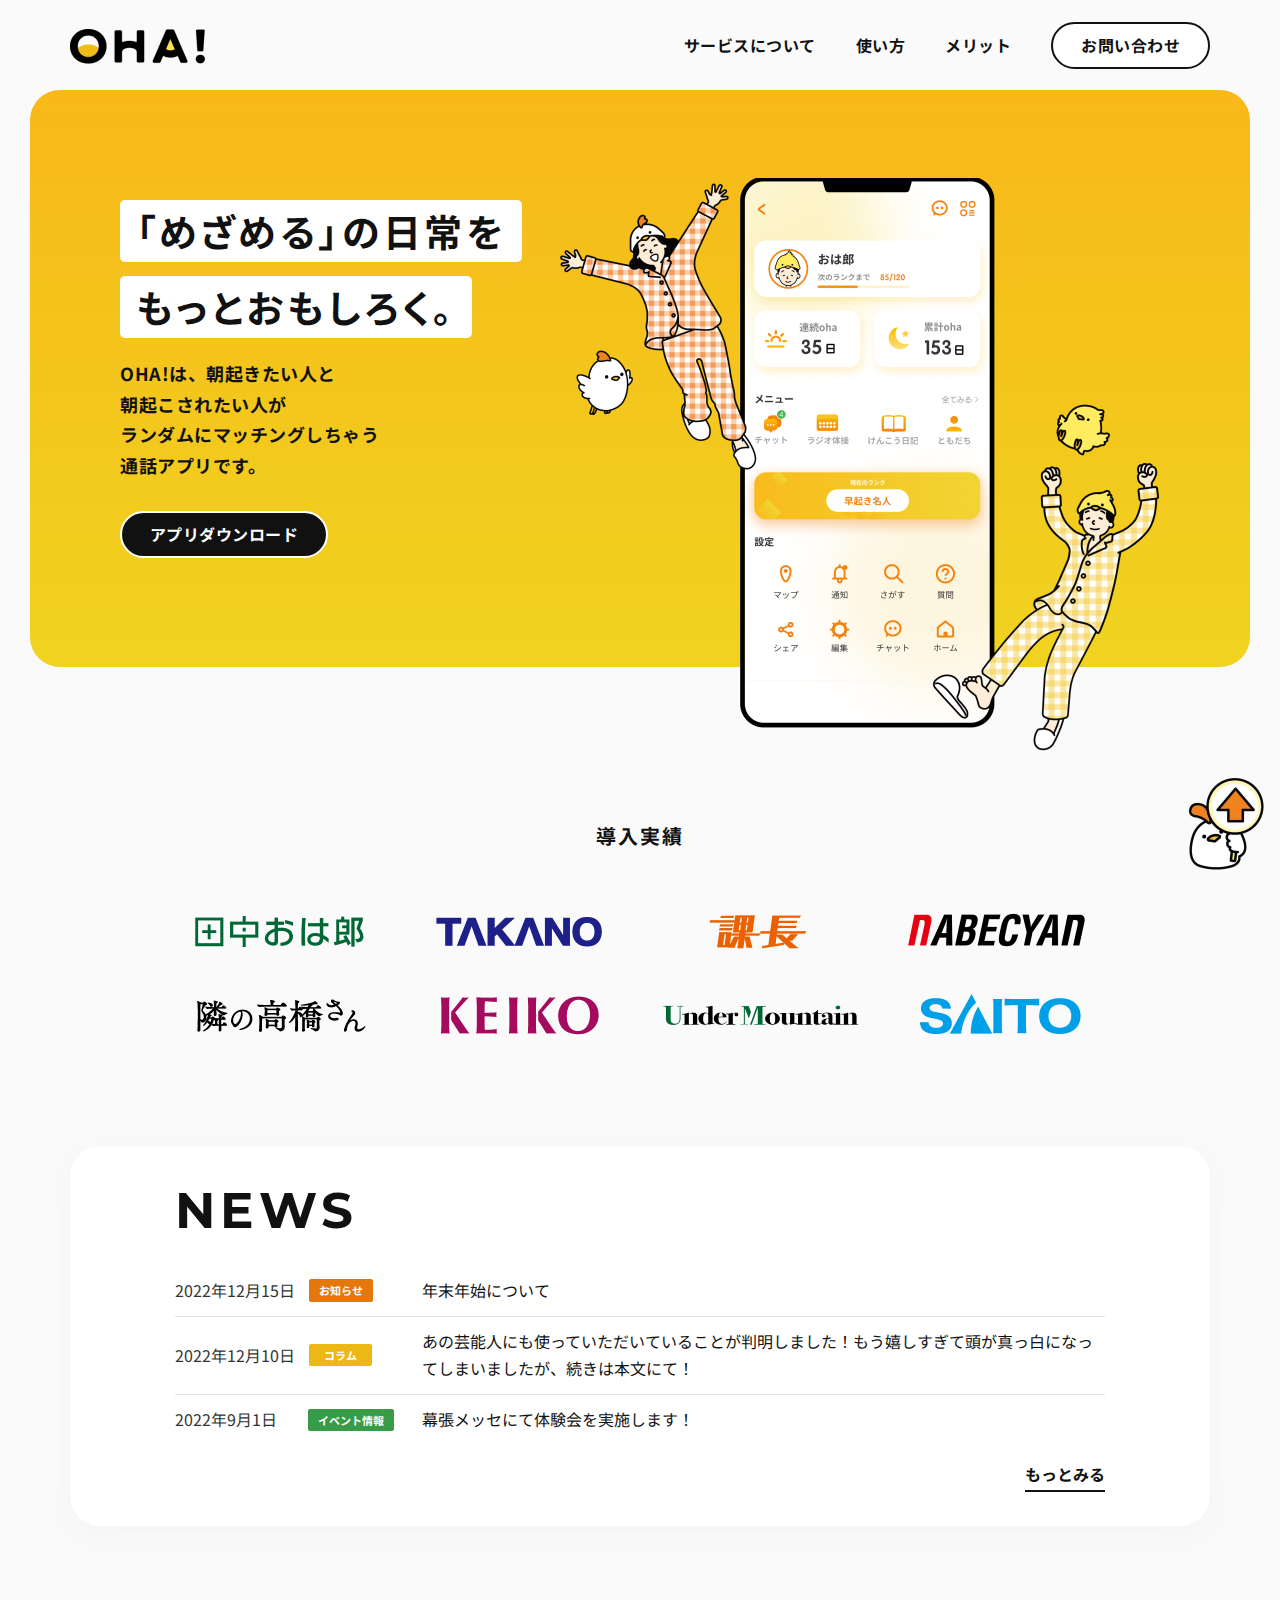
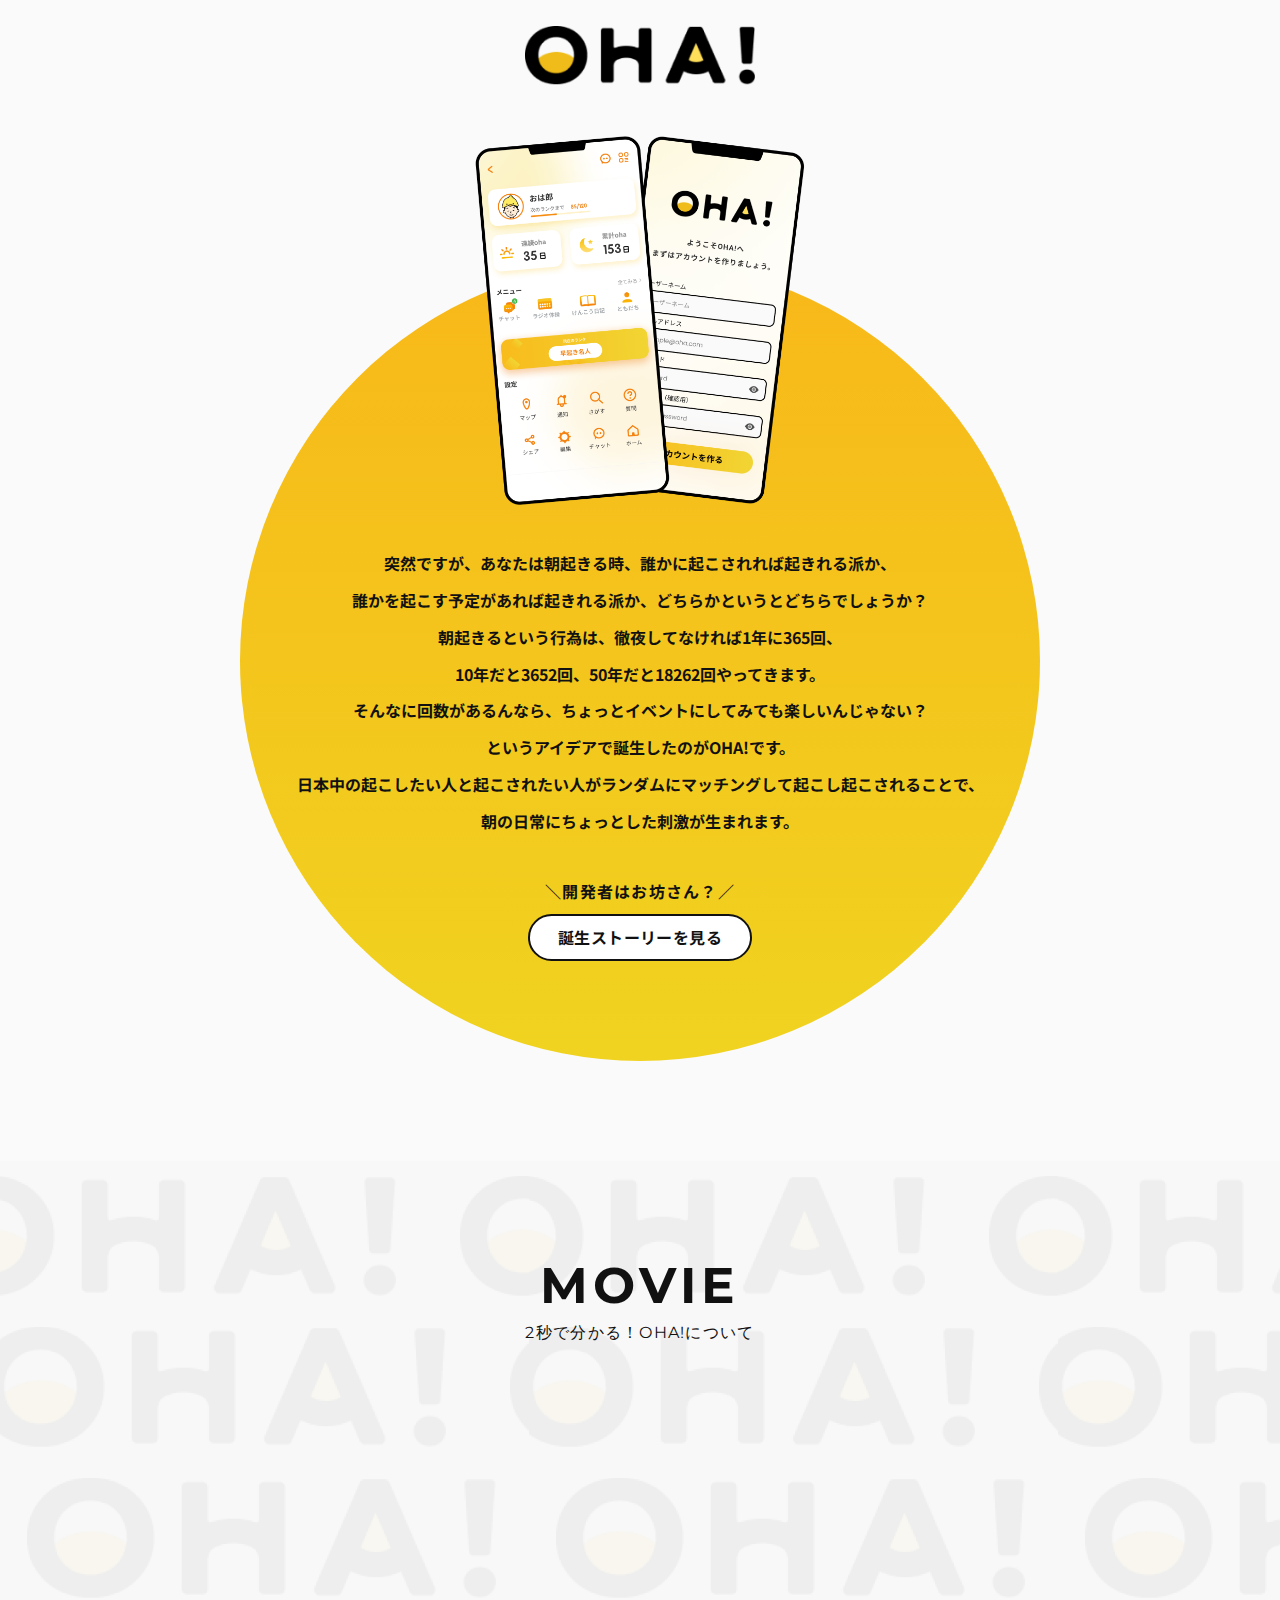
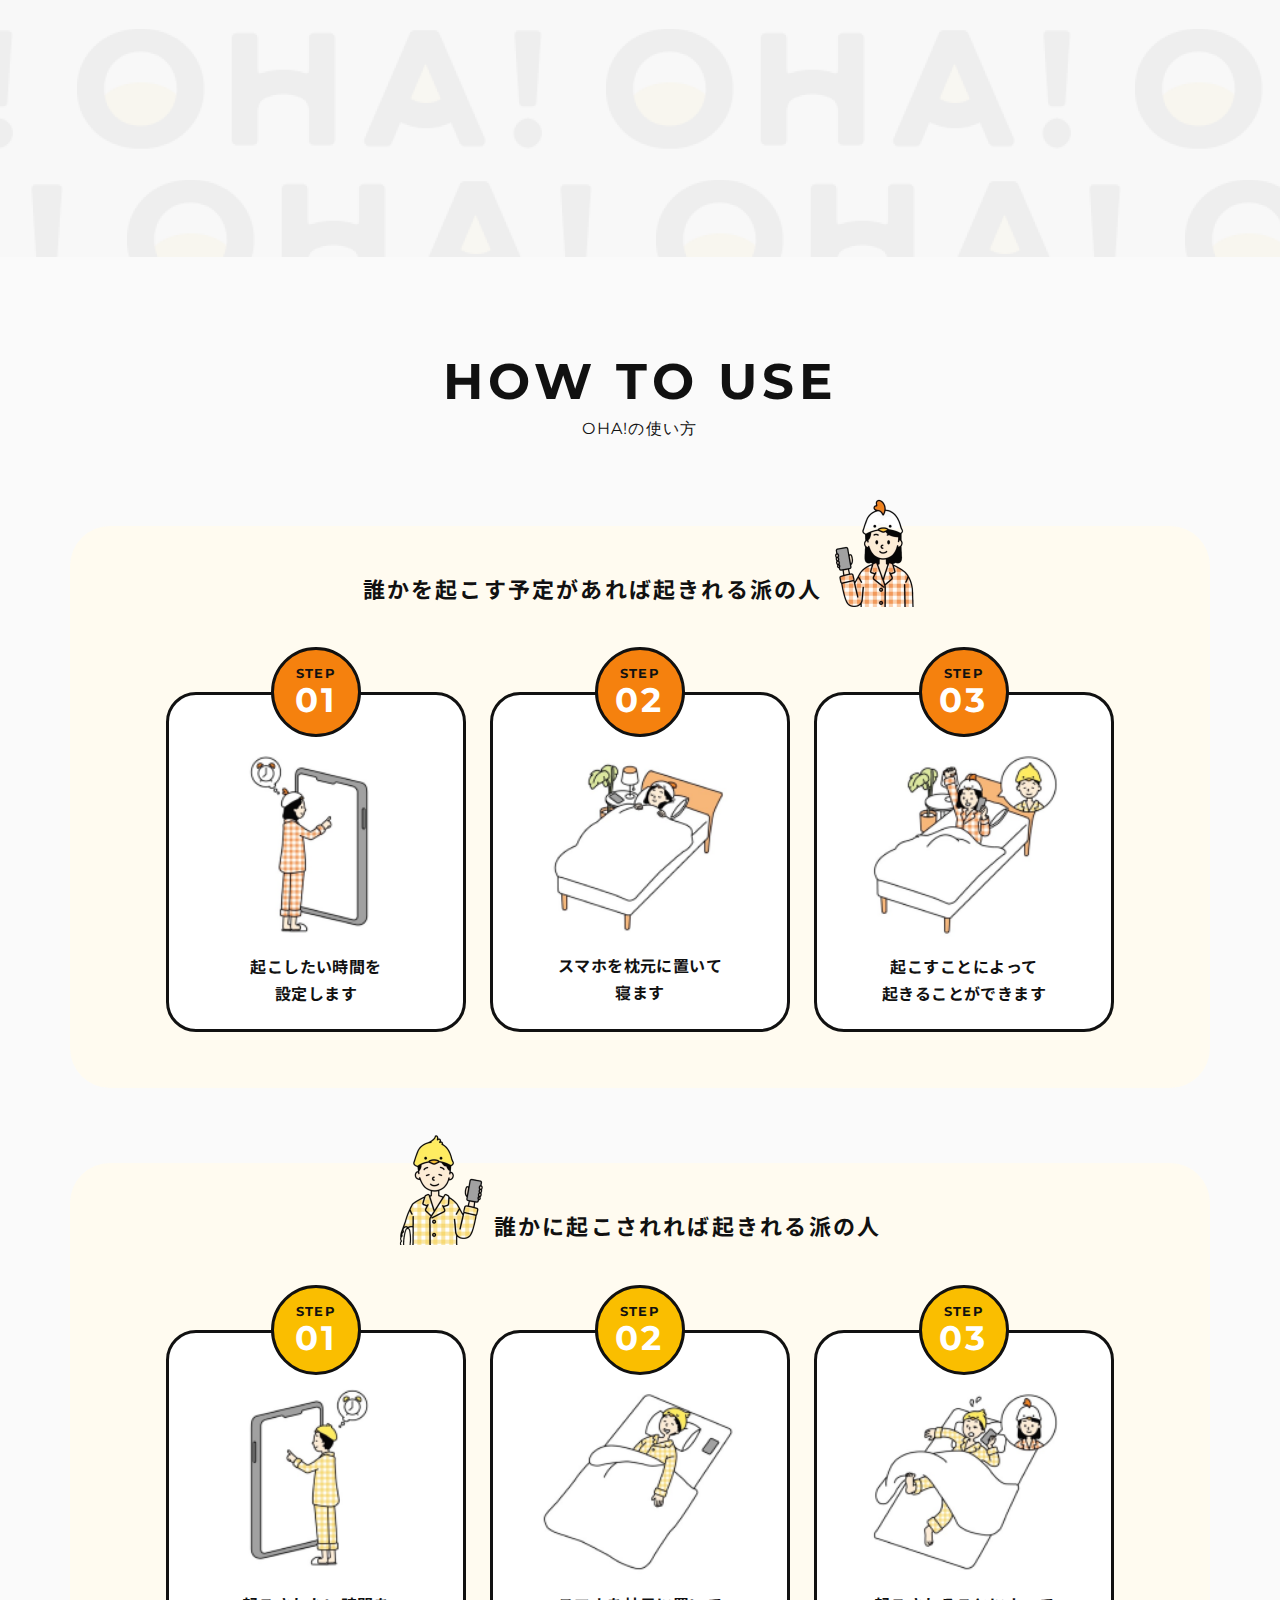
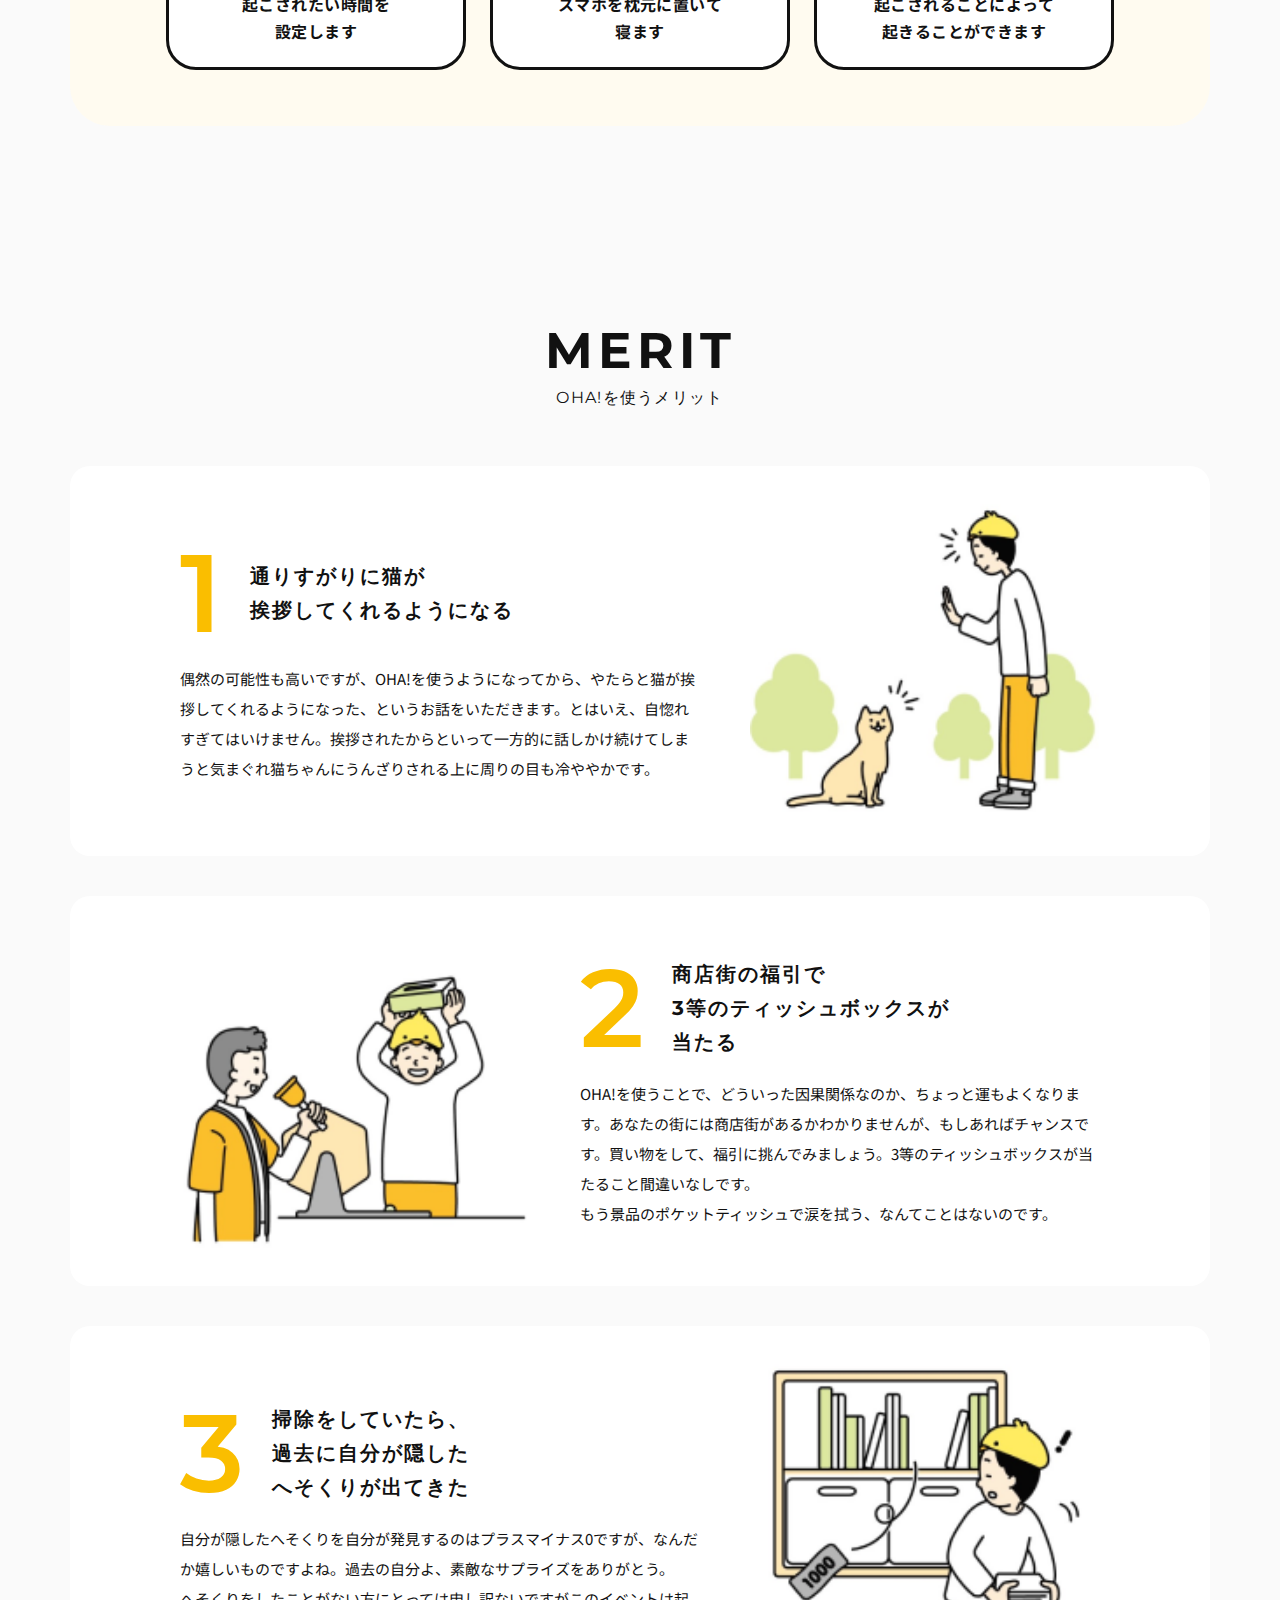
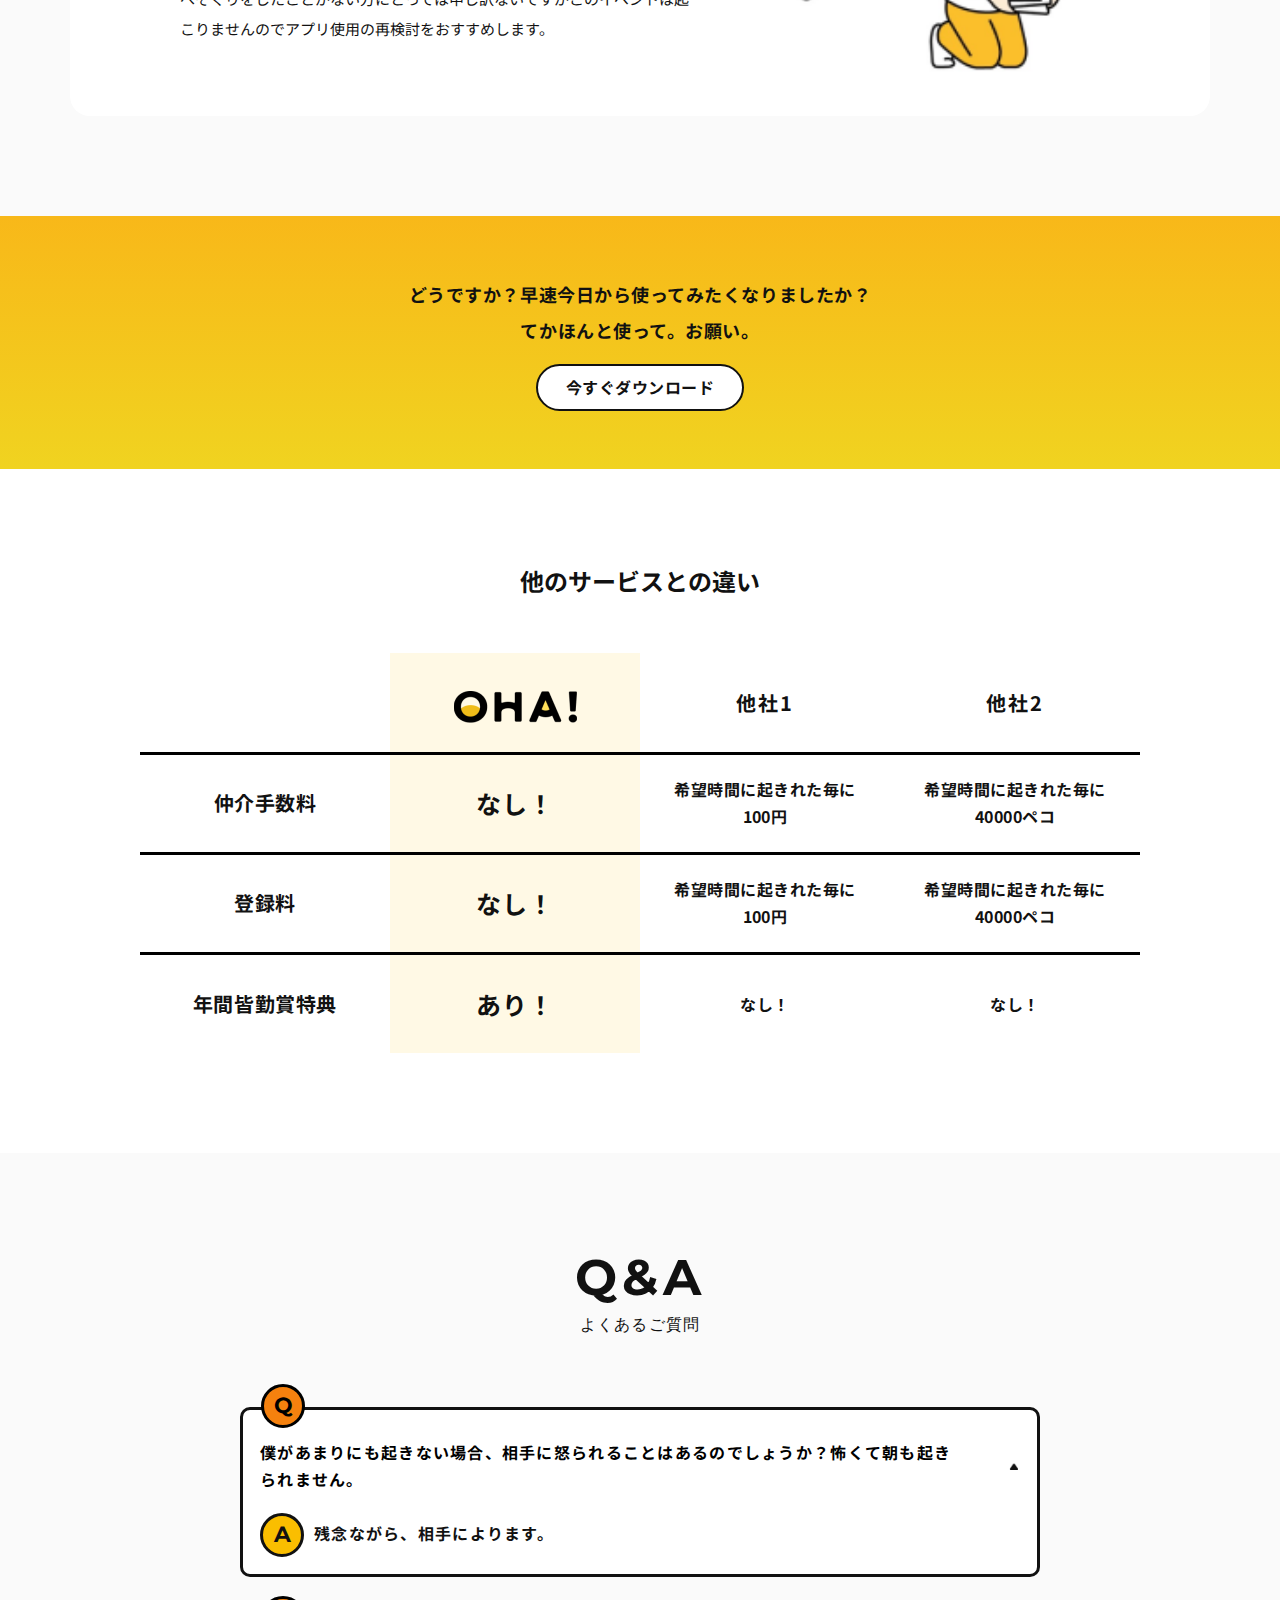
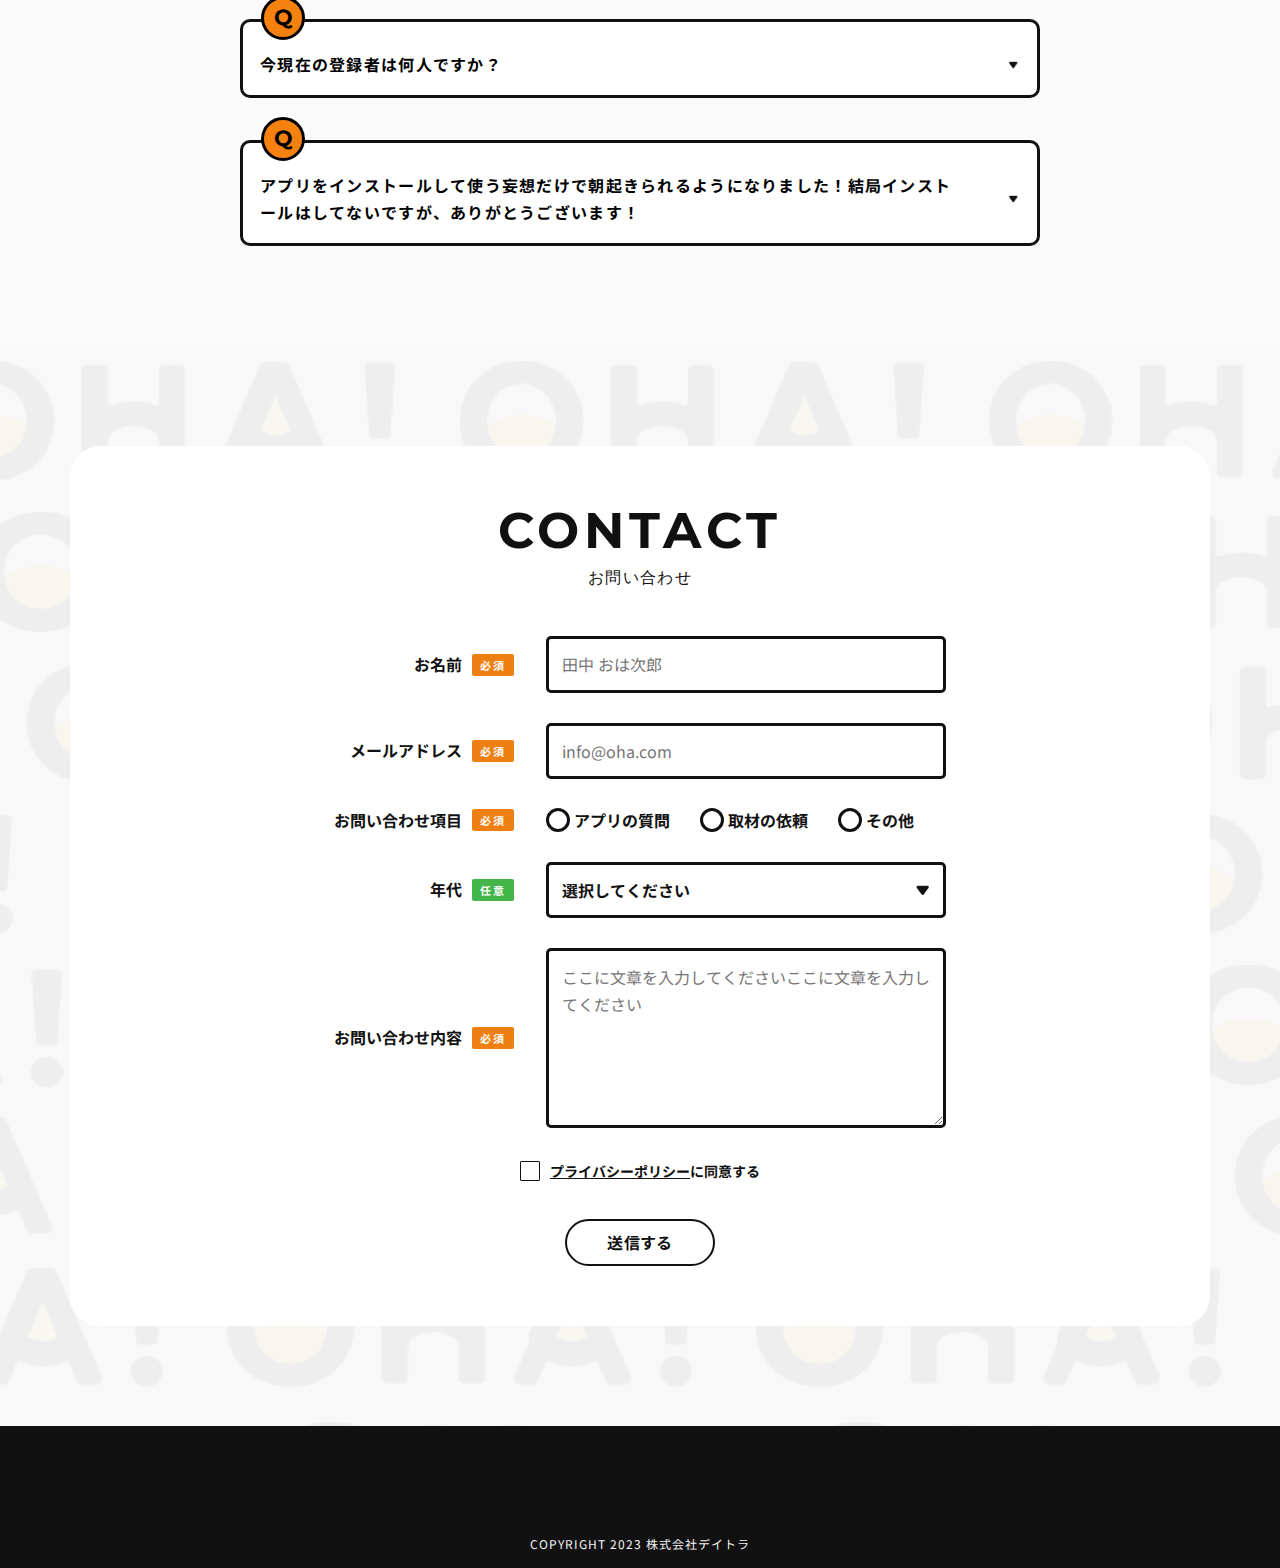
<file: daytora/oha/index.html>
<!DOCTYPE html>
<html lang="ja">
  <head>
    <meta charset="UTF-8" />
    <meta name="viewport" content="width=device-width, initial-scale=1.0" />
    <meta name="robots" content="noindex" />
    <title>OHA</title>
    <link rel="preconnect" href="https://fonts.googleapis.com" />
    <link rel="preconnect" href="https://fonts.gstatic.com" crossorigin />
    <link
      href="https://fonts.googleapis.com/css2?family=Montserrat:wght@400;700&family=Noto+Sans+JP:wght@400;700&display=swap"
      rel="stylesheet"
    />
    <link rel="stylesheet" href="./css/reset.css" />
    <link rel="stylesheet" href="./css/style.css" />
  </head>
  <body>
    <header class="header">
      <div class="header__inner">
        <h1 class="header__logo">
          <a href=""><img src="./img/logo.png" alt="OHA!" /></a>
        </h1>
        <nav class="header__nav">
          <a href="" class="header__link">サービスについて</a>
          <a href="" class="header__link">使い方</a>
          <a href="" class="header__link">メリット</a>
          <a href="" class="header__button button">お問い合わせ</a>
        </nav>
        <button id="js-drawer-icon" class="header__open drawer-icon">
          <span class="drawer-icon__bar"></span>
          <span class="drawer-icon__bar"></span>
          <span class="drawer-icon__bar"></span>
        </button>
      </div>
    </header>

    <div id="js-drawer-content" class="drawer-content">
      <nav class="drawer-content__menu">
        <a href="" class="drawer-content__link">サービスについて</a>
        <a href="" class="drawer-content__link">使い方</a>
        <a href="" class="drawer-content__link">メリット</a>
        <div class="drawer-content__button">
          <a href="" class="button">お問い合わせ</a>
        </div>
      </nav>
    </div>

    <div class="first-view">
      <div class="first-view__inner">
        <div class="first-view__contents">
          <p class="first-view__main-text">
            <span class="first-view__main-text1">「めざめる」の日常を</span>
            <span class="first-view__main-text2">もっとおもしろく。</span>
          </p>
          <p class="first-view__sub-text">
            OHA!は、朝起きたい人と<br />朝起こされたい人が<br />ランダムにマッチングしちゃう<br />通話アプリです。
          </p>
          <div class="first-view__download">
            <a href="" class="button button--type2">アプリダウンロード</a>
          </div>
        </div>
        <div class="first-view__img">
          <img src="./img/first-view-img.png" alt="" />
        </div>
      </div>
    </div>
    <section class="case">
      <div class="case__inner">
        <h2 class="case__title">導入実績</h2>
        <div class="case__items">
          <div class="case__item"><img src="./img/case1-img.png" alt="" /></div>
          <div class="case__item"><img src="./img/case2-img.png" alt="" /></div>
          <div class="case__item"><img src="./img/case3-img.png" alt="" /></div>
          <div class="case__item"><img src="./img/case4-img.png" alt="" /></div>
          <div class="case__item"><img src="./img/case5-img.png" alt="" /></div>
          <div class="case__item"><img src="./img/case6-img.png" alt="" /></div>
          <div class="case__item"><img src="./img/case7-img.png" alt="" /></div>
          <div class="case__item"><img src="./img/case8-img.png" alt="" /></div>
        </div>
      </div>
    </section>
    <section class="news">
      <div class="news__inner inner">
        <div class="news__card">
          <h2 class="news__heading">NEWS</h2>
          <div class="news__lists">
            <a href="" class="news__list news-link">
              <div class="news-link__meta">
                <time class="news-link__date">2022年12月15日</time>
                <div class="news-link__label is-news">お知らせ</div>
              </div>
              <h3 class="news-link__title">年末年始について</h3>
            </a>
            <a href="" class="news__list news-link">
              <div class="news-link__meta">
                <time class="news-link__date">2022年12月10日</time>
                <div class="news-link__label is-column">コラム</div>
              </div>
              <h3 class="news-link__title">
                あの芸能人にも使っていただいていることが判明しました！もう嬉しすぎて頭が真っ白になってしまいましたが、続きは本文にて！
              </h3>
            </a>
            <a href="" class="news__list news-link">
              <div class="news-link__meta">
                <time class="news-link__date">2022年9月1日</time>
                <div class="news-link__label is-event">イベント情報</div>
              </div>
              <h3 class="news-link__title">
                幕張メッセにて体験会を実施します！
              </h3>
            </a>
          </div>
          <div class="news__more"><a href="">もっとみる</a></div>
        </div>
      </div>
    </section>
    <section class="about">
      <div class="about__inner">
        <div class="about__heading-logo">
          <img src="./img/logo.png" alt="OHA!" />
        </div>
        <div class="about__contents">
          <div class="about__img">
            <img src="./img/about-img.png" alt="" />
          </div>
          <p class="about__description">
            突然ですが、あなたは朝起きる時、<br
              class="hidden-pc"
            />誰かに起こされれば起きれる派か、<br />
            誰かを起こす予定があれば起きれる派か、<br
              class="hidden-pc"
            />どちらかというとどちらでしょうか？<br />
            朝起きるという行為は、<br
              class="hidden-pc"
            />徹夜してなければ1年に365回、<br />
            10年だと3652回、<br
              class="hidden-pc"
            />50年だと18262回やってきます。<br />
            そんなに回数があるんなら、<br
              class="hidden-pc"
            />ちょっとイベントにしてみても<br
              class="hidden-pc"
            />楽しいんじゃない？<br />
            というアイデアで誕生したのがOHA!です。<br />
            日本中の起こしたい人と起こされたい人が<br
              class="hidden-pc"
            />ランダムにマッチングして<br
              class="hidden-pc"
            />起こし起こされることで、<br />朝の日常にちょっとした刺激が生まれます。
          </p>
          <div class="about__more-text">＼開発者はお坊さん？／</div>
          <div class="about__more-button">
            <button class="button">誕生ストーリーを見る</button>
          </div>
        </div>
      </div>
    </section>
    <section class="movie">
      <div class="movie__background"></div>
      <div class="movie__inner">
        <div class="heading">
          <h2 class="heading__main">MOVIE</h2>
          <p class="heading__sub">2秒で分かる！OHA!について</p>
        </div>
        <div class="movie__video">
          <iframe
            width="560"
            height="315"
            src="https://www.youtube.com/embed/4XTF16CcqPc?si=hxjbw0eiu3jZ7GXM"
            title="YouTube video player"
            frameborder="0"
            allow="accelerometer; autoplay; clipboard-write; encrypted-media; gyroscope; picture-in-picture; web-share"
            allowfullscreen
          ></iframe>
        </div>
      </div>
    </section>
    <section class="howto">
      <div class="howto__inner inner">
        <div class="heading">
          <h2 class="heading__main">HOW TO USE</h2>
          <p class="heading__sub">OHA!の使い方</p>
        </div>
        <div class="howto__box">
          <div class="howto__contents">
            <div class="howto__contents-heading">
              誰かを起こす予定があれば<br class="hidden-pc" />起きれる派の人
              <img src="./img/step1-title-img.png" alt="" />
            </div>
            <div class="howto__contents-steps">
              <div class="howto__contents-step">
                <div class="steps">
                  <span class="step-text">STEP</span>
                  <span class="step-num">01</span>
                </div>
                <div class="step-image">
                  <img src="./img/step1-1-img.png" alt="" />
                </div>
                <p class="step-contents-text">
                  起こしたい時間を<br />設定します
                </p>
              </div>
              <div class="howto__contents-step">
                <div class="steps">
                  <span class="step-text">STEP</span>
                  <span class="step-num">02</span>
                </div>
                <div class="step-image">
                  <img src="./img/step1-2-img.png" alt="" />
                </div>
                <p class="step-contents-text">
                  スマホを枕元に置いて<br />寝ます
                </p>
              </div>
              <div class="howto__contents-step">
                <div class="steps">
                  <span class="step-text">STEP</span>
                  <span class="step-num">03</span>
                </div>
                <div class="step-image">
                  <img src="./img/step1-3-img.png" alt="" />
                </div>
                <p class="step-contents-text">
                  起こすことによって<br />起きることができます
                </p>
              </div>
            </div>
          </div>
          <div class="howto__contents is-type2">
            <div class="howto__contents-heading">
              誰かに起こされれば<br class="hidden-pc" />起きれる派の人
              <img src="./img/step2-title-img.png" alt="" />
            </div>
            <div class="howto__contents-steps">
              <div class="howto__contents-step">
                <div class="steps">
                  <span class="step-text">STEP</span>
                  <span class="step-num">01</span>
                </div>
                <div class="step-image">
                  <img src="./img/step2-1-img.png" alt="" />
                </div>
                <p class="step-contents-text">
                  起こされたい時間を<br />設定します
                </p>
              </div>
              <div class="howto__contents-step">
                <div class="steps">
                  <span class="step-text">STEP</span>
                  <span class="step-num">02</span>
                </div>
                <div class="step-image">
                  <img src="./img/step2-2-img.png" alt="" />
                </div>
                <p class="step-contents-text">
                  スマホを枕元に置いて<br />寝ます
                </p>
              </div>
              <div class="howto__contents-step">
                <div class="steps">
                  <span class="step-text">STEP</span>
                  <span class="step-num">03</span>
                </div>
                <div class="step-image">
                  <img src="./img/step2-3-img.png" alt="" />
                </div>
                <p class="step-contents-text">
                  起こされることによって<br />起きることができます
                </p>
              </div>
            </div>
          </div>
        </div>
      </div>
    </section>
    <section class="merit">
      <div class="merit__inner inner">
        <div class="heading">
          <h2 class="heading__main">MERIT</h2>
          <p class="heading__sub">OHA!を使うメリット</p>
        </div>
        <div class="merit__steps-box">
          <div class="merit-box">
            <div class="merit__step-content">
              <div class="merit__content-image">
                <img src="./img/merit1-img.png" alt="" />
              </div>
              <div class="merit__texts">
                <div class="merit__content-title">
                  <span class="merit__content-num">1</span>
                  <p class="merit__content-lead-text">
                    通りすがりに猫が<br />挨拶してくれるようになる
                  </p>
                </div>
                <p class="merit__content-text">
                  偶然の可能性も高いですが、OHA!を使うようになってから、やたらと猫が挨拶してくれるようになった、というお話をいただきます。とはいえ、自惚れすぎてはいけません。挨拶されたからといって一方的に話しかけ続けてしまうと気まぐれ猫ちゃんにうんざりされる上に周りの目も冷ややかです。
                </p>
              </div>
            </div>
          </div>
          <div class="merit-box">
            <div class="merit__step-content is-type2">
              <div class="merit__content-image">
                <img src="./img/merit2-img.png" alt="" />
              </div>
              <div class="merit__texts">
                <div class="merit__content-title">
                  <span class="merit__content-num">2</span>
                  <p class="merit__content-lead-text">
                    商店街の福引で<br />3等のティッシュボックスが<br />当たる
                  </p>
                </div>
                <p class="merit__content-text">
                  OHA!を使うことで、どういった因果関係なのか、ちょっと運もよくなります。あなたの街には商店街があるかわかりませんが、もしあればチャンスです。買い物をして、福引に挑んでみましょう。3等のティッシュボックスが当たること間違いなしです。<br />
                  もう景品のポケットティッシュで涙を拭う、なんてことはないのです。
                </p>
              </div>
            </div>
          </div>
          <div class="merit-box">
            <div class="merit__step-content">
              <div class="merit__content-image">
                <img src="./img/merit3-img.png" alt="" />
              </div>
              <div class="merit__texts">
                <div class="merit__content-title">
                  <span class="merit__content-num">3</span>
                  <p class="merit__content-lead-text">
                    掃除をしていたら、<br />過去に自分が隠した<br />へそくりが出てきた
                  </p>
                </div>
                <p class="merit__content-text">
                  自分が隠したへそくりを自分が発見するのはプラスマイナス0ですが、なんだか嬉しいものですよね。過去の自分よ、素敵なサプライズをありがとう。<br />
                  へそくりをしたことがない方にとっては申し訳ないですがこのイベントは起こりませんのでアプリ使用の再検討をおすすめします。
                </p>
              </div>
            </div>
          </div>
        </div>
      </div>
    </section>
    <div class="download-section">
      <div class="download-section__inner inner">
        <p class="download-section__text">
          どうですか？<br class="hidden-pc" /><span class="inline-block"
            >早速今日から使ってみたく</span
          ><span class="inline-block">なりましたか？</span
          ><br />てかほんと使って。お願い。
        </p>
        <button class="download-section__button button">
          今すぐダウンロード
        </button>
      </div>
    </div>
    <div class="compare">
      <div class="compare__inner inner">
        <div class="compare__title">他のサービスとの違い</div>
        <div class="compare__content">
          <table class="compare__table">
            <thead>
              <tr>
                <th></th>
                <th><img src="./img/compare-logo.png" alt="" /></th>
                <th>他社1</th>
                <th>他社2</th>
              </tr>
            </thead>
            <tbody>
              <tr>
                <th>仲介手数料</th>
                <td>なし！</td>
                <td>
                  希望時間に起きれた毎に<br />
                  100円
                </td>
                <td>
                  希望時間に起きれた毎に<br />
                  40000ペコ
                </td>
              </tr>
              <tr>
                <th>登録料</th>
                <td>なし！</td>
                <td>
                  希望時間に起きれた毎に<br />
                  100円
                </td>
                <td>
                  希望時間に起きれた毎に<br />
                  40000ペコ
                </td>
              </tr>
              <tr>
                <th>年間皆勤賞特典</th>
                <td>あり！</td>
                <td>なし！</td>
                <td>なし！</td>
              </tr>
            </tbody>
          </table>
        </div>
        <div class="compare__attention hidden-pc">横にスクロールできます</div>
      </div>
    </div>

    <section class="qa">
      <div class="qa__inner inner">
        <div class="qa__title">
          <div class="heading">
            <h2 class="heading__main">Q&A</h2>
            <p class="heading__sub">よくあるご質問</p>
          </div>
        </div>
        <div class="qa__boxes">
          <div class="qa__box qa-box is-open">
            <button type="submit" class="qa-box__head js-accordion">
              <span class="qa-box__head-icon">Q</span>
              <span class="qa-box__head-text"
                >僕があまりにも起きない場合、相手に怒られることはあるのでしょうか？怖くて朝も起きられません。</span
              >
            </button>
            <div class="qa-box__body" style="display: block">
              <div class="qa-box__a">
                <span class="qa-box__a-icon">A</span>
                <span class="qa-box__a-text">残念ながら、相手によります。</span>
              </div>
            </div>
          </div>
          <div class="qa__box qa-box">
            <button type="submit" class="qa-box__head js-accordion">
              <span class="qa-box__head-icon">Q</span>
              <span class="qa-box__head-text"
                >今現在の登録者は何人ですか？</span
              >
            </button>
            <div class="qa-box__body">
              <div class="qa-box__a">
                <span class="qa-box__a-icon">A</span>
                <span class="qa-box__a-text"
                  >現在の登録者は150万人(から149.998万人を引いた人数)です。この文を2行にしたいのでもう一度言います。現在の登録者は150万人(から149.998万人を引いた人数)です！</span
                >
              </div>
            </div>
          </div>
          <div class="qa__box qa-box">
            <button type="submit" class="qa-box__head js-accordion">
              <span class="qa-box__head-icon">Q</span>
              <span class="qa-box__head-text"
                >アプリをインストールして使う妄想だけで朝起きられるようになりました！結局インストールはしてないですが、ありがとうございます！</span
              >
            </button>
            <div class="qa-box__body">
              <div class="qa-box__a">
                <span class="qa-box__a-icon">A</span>
                <span class="qa-box__a-text"
                  >それはよかったです！しかしインストールはしてほしかった！！！</span
                >
              </div>
            </div>
          </div>
        </div>
      </div>
    </section>

    <section class="contact">
      <div class="contact__inner inner">
        <div class="contact__box">
          <div class="contact__title">
            <div class="heading">
              <h2 class="heading__main">CONTACT</h2>
              <p class="heading__sub">お問い合わせ</p>
            </div>
          </div>
          <form class="contact__form">
            <div class="contact__fields">
              <div class="contact__field">
                <div class="form-field">
                  <div class="form-field__head">
                    <label for="your-name" class="form-field__label"
                      >お名前</label
                    >
                    <span class="form-field__tag">必須</span>
                  </div>
                  <div class="form-field__item">
                    <input
                      class="form-text"
                      type="text"
                      name=""
                      id="your-name"
                      placeholder="田中 おは次郎"
                    />
                  </div>
                </div>
              </div>
              <div class="contact__field">
                <div class="form-field">
                  <div class="form-field__head">
                    <label for="your-email" class="form-field__label"
                      >メールアドレス</label
                    >
                    <span class="form-field__tag">必須</span>
                  </div>
                  <div class="form-field__item">
                    <input
                      class="form-text"
                      type="email"
                      name=""
                      id="your-email"
                      placeholder="info@oha.com"
                    />
                  </div>
                </div>
              </div>
              <div class="contact__field">
                <div class="form-field">
                  <div class="form-field__head">
                    <div for="your-email" class="form-field__label">
                      お問い合わせ項目
                    </div>
                    <span class="form-field__tag">必須</span>
                  </div>
                  <div class="form-field__item">
                    <div class="form-field__radios">
                      <label class="form-field__radio form-radio">
                        <input
                          class="form-radio__input"
                          type="radio"
                          name="your-name"
                          id=""
                        />
                        <span class="form-radio__text">アプリの質問</span>
                      </label>
                      <label class="form-field__radio form-radio">
                        <input
                          class="form-radio__input"
                          type="radio"
                          name="your-name"
                          id=""
                        />
                        <span class="form-radio__text">取材の依頼</span>
                      </label>
                      <label class="form-field__radio form-radio">
                        <input
                          class="form-radio__input"
                          type="radio"
                          name="your-name"
                          id=""
                        />
                        <span class="form-radio__text">その他</span>
                      </label>
                    </div>
                  </div>
                </div>
              </div>
              <div class="contact__field">
                <div class="form-field">
                  <div class="form-field__head">
                    <label for="your-age" class="form-field__label">年代</label>
                    <span class="form-field__tag is-option">任意</span>
                  </div>
                  <div class="form-field__item">
                    <select class="form-select" name="" id="your-age">
                      <option value="">選択してください</option>
                      <option value="">10代</option>
                      <option value="">20代</option>
                      <option value="">30代</option>
                      <option value="">40代</option>
                      <option value="">50代</option>
                      <option value="">60代</option>
                      <option value="">70代</option>
                      <option value="">80代</option>
                    </select>
                  </div>
                </div>
              </div>
              <div class="contact__field">
                <div class="form-field">
                  <div class="form-field__head">
                    <label for="your-message" class="form-field__label"
                      >お問い合わせ内容</label
                    >
                    <span class="form-field__tag">必須</span>
                  </div>
                  <div class="form-field__item">
                    <textarea
                      class="form-textarea"
                      name=""
                      id="your-message"
                      cols="30"
                      rows="10"
                      placeholder="ここに文章を入力してくださいここに文章を入力してください"
                    ></textarea>
                  </div>
                </div>
              </div>
            </div>
            <div class="contact__privacy">
              <label class="form-checkbox">
                <input
                  class="form-checkbox__input"
                  type="checkbox"
                  name=""
                  id=""
                />
                <span class="form-checkbox__text">
                  <a href="" target="_blank">プライバシーポリシー</a>に同意する
                </span>
              </label>
            </div>
            <div class="contact__button">
              <input class="button" type="submit" value="送信する" />
            </div>
          </form>
        </div>
      </div>
    </section>
    <footer class="footer">
      <div class="footer__inner inner">
        <small class="footer__copyright"
          >COPYRIGHT 2023 株式会社デイトラ
        </small>
      </div>
    </footer>

    <a href="" class="pagetop"><img src="./img/pagetop-img.png" alt="" /></a>
    <script src="https://ajax.googleapis.com/ajax/libs/jquery/3.7.1/jquery.min.js"></script>
    <script src="./js/script.js"></script>
  </body>
</html>
</file>
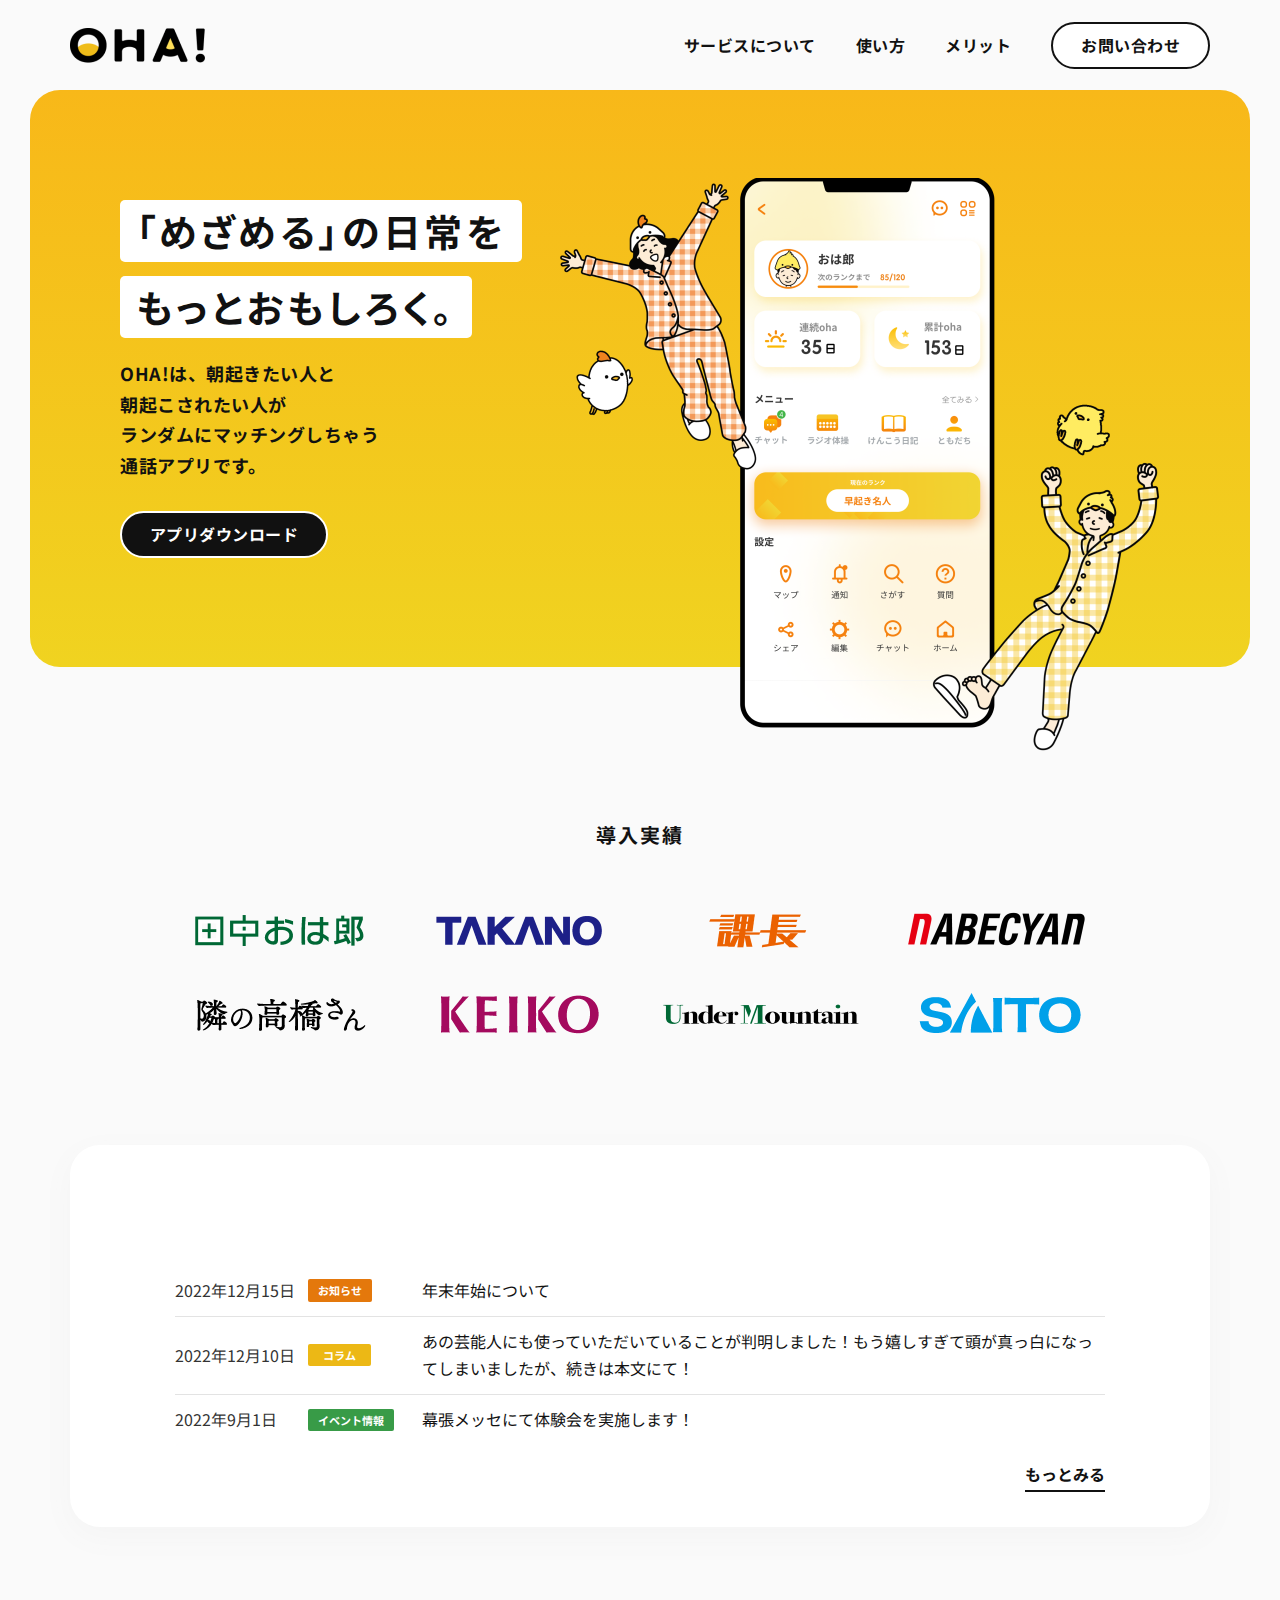
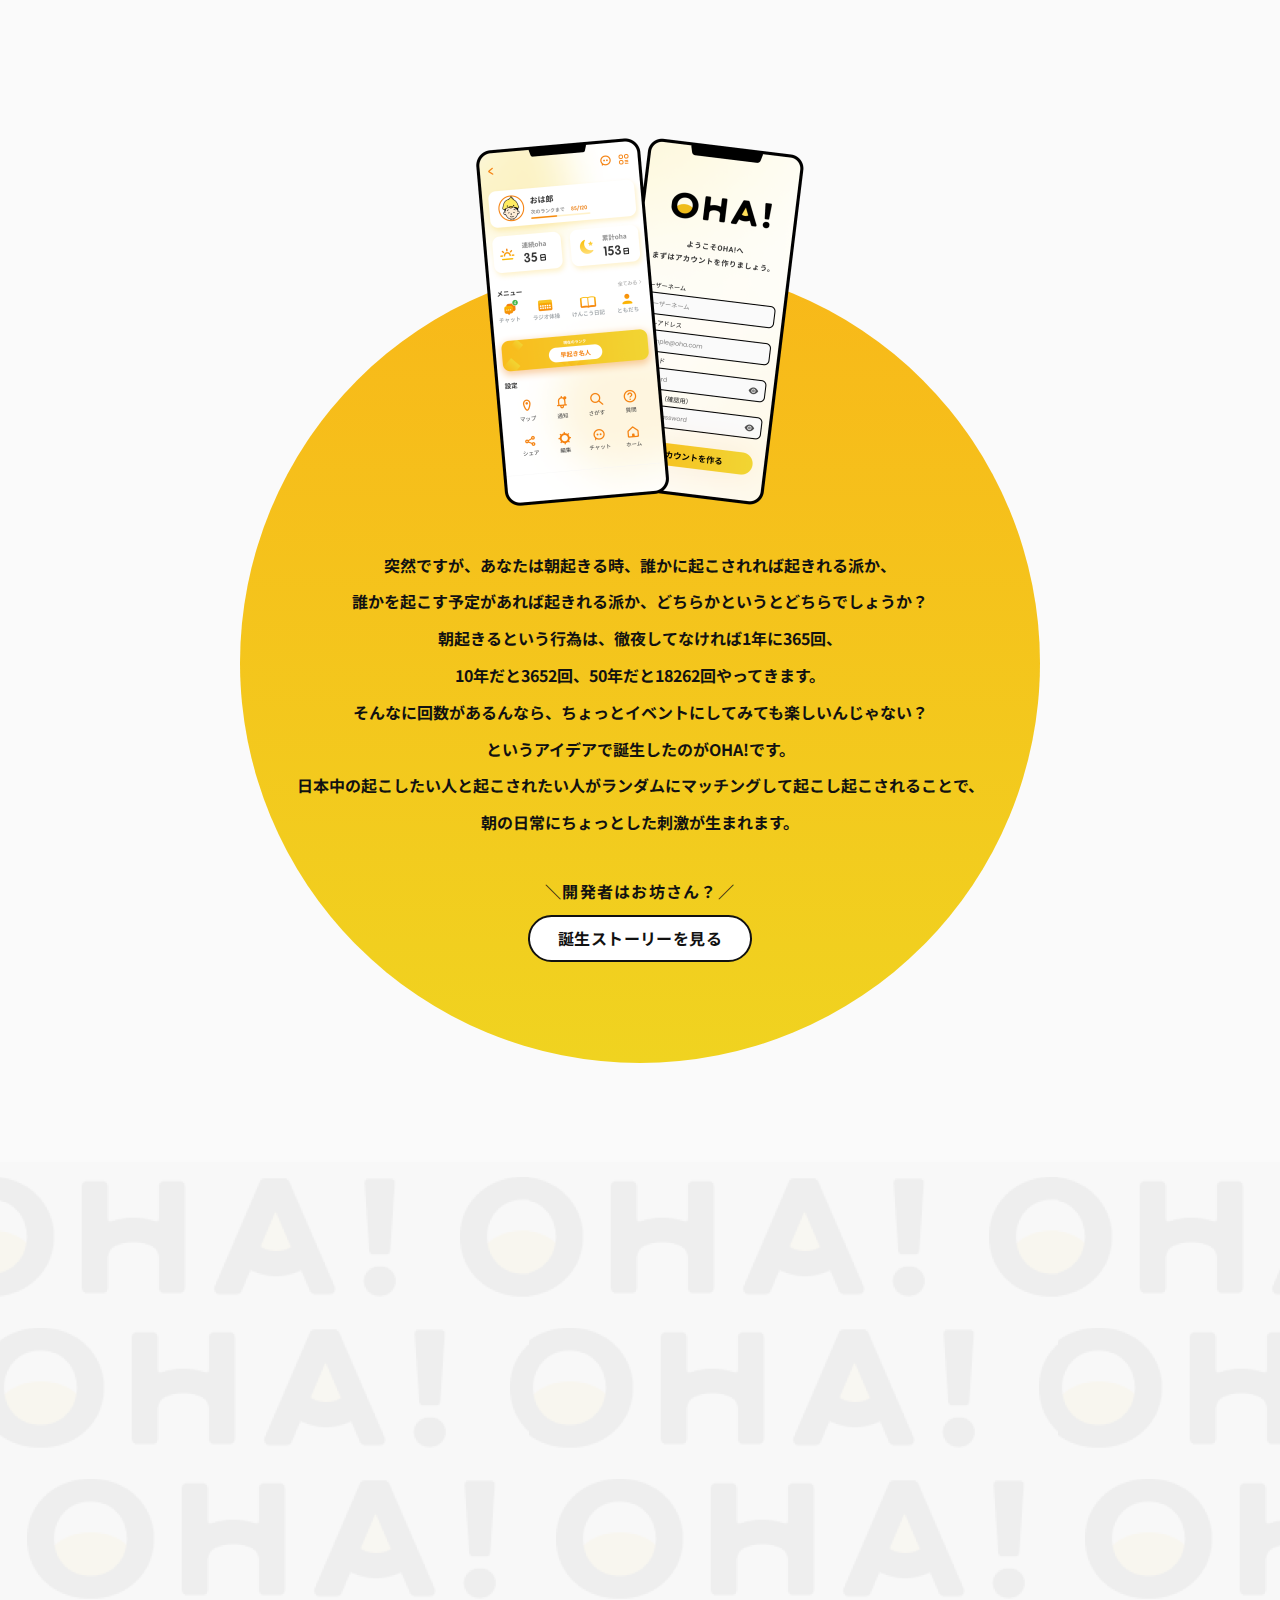
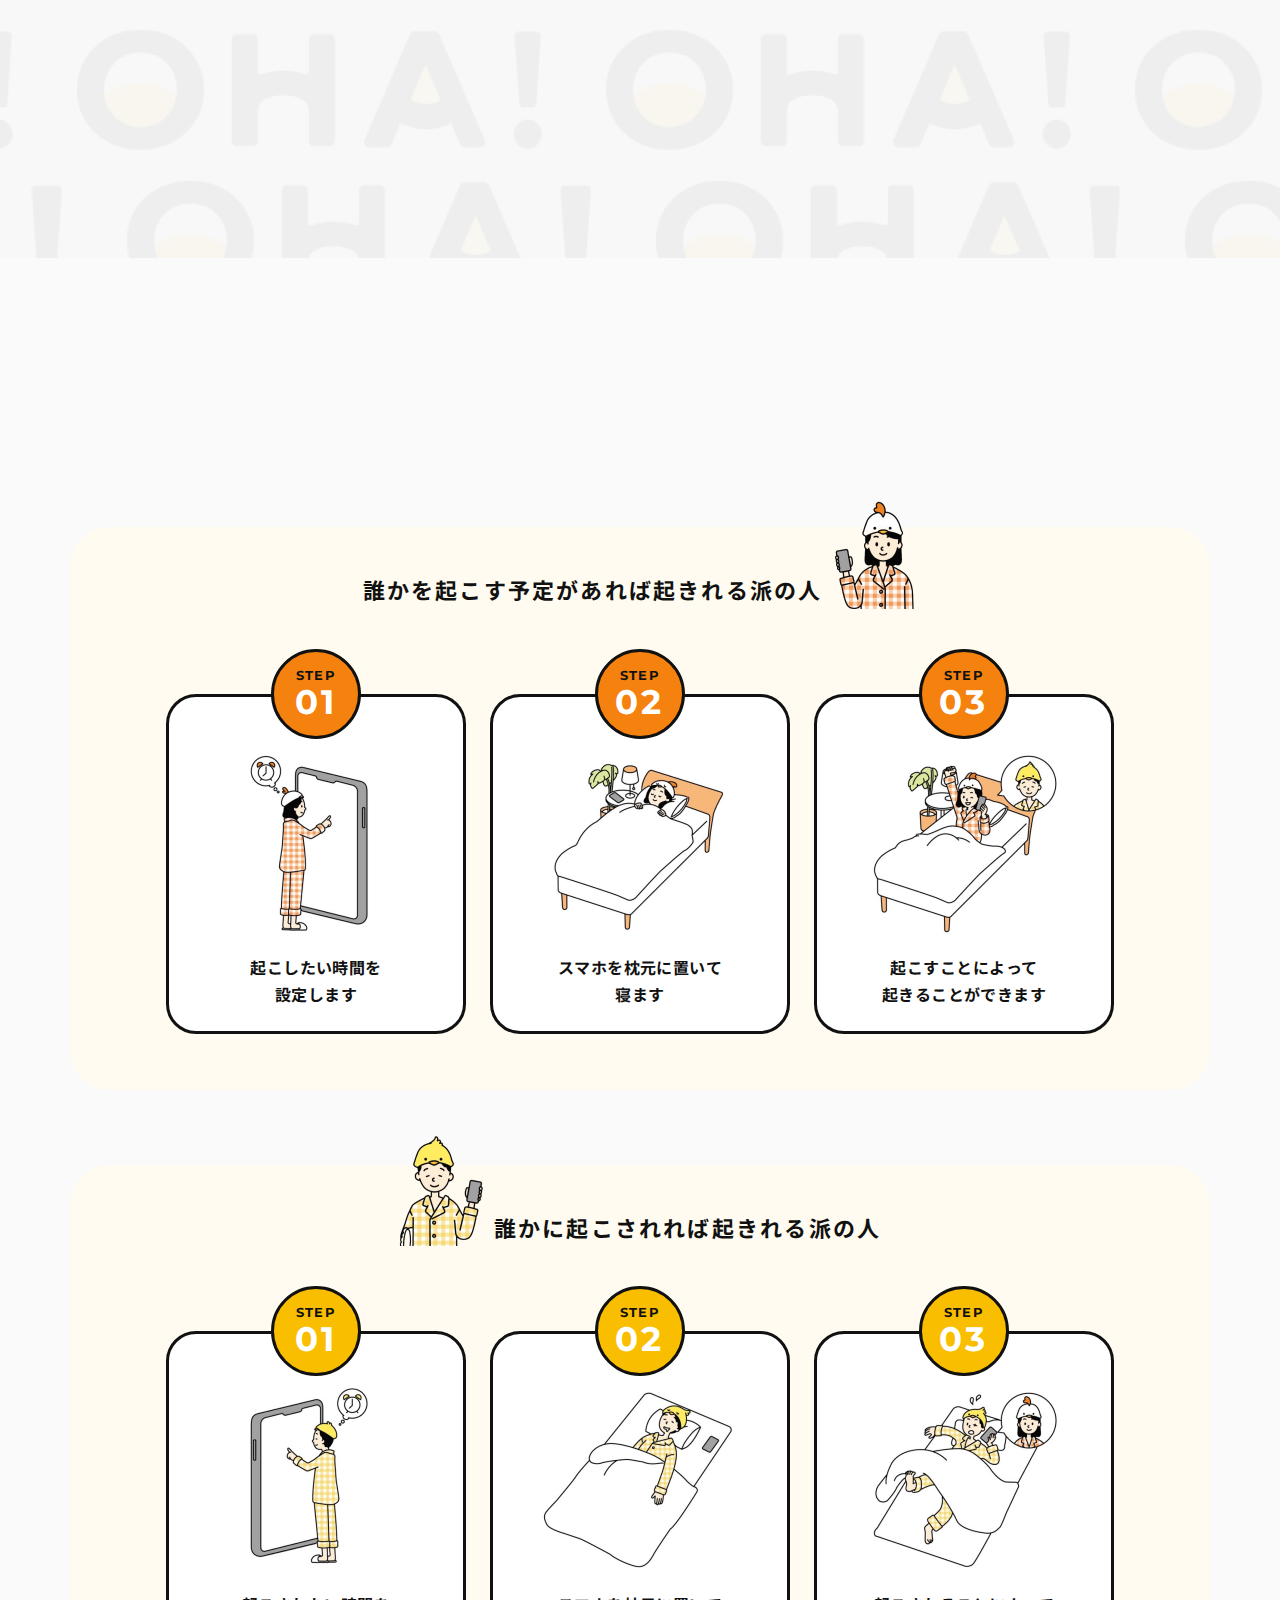
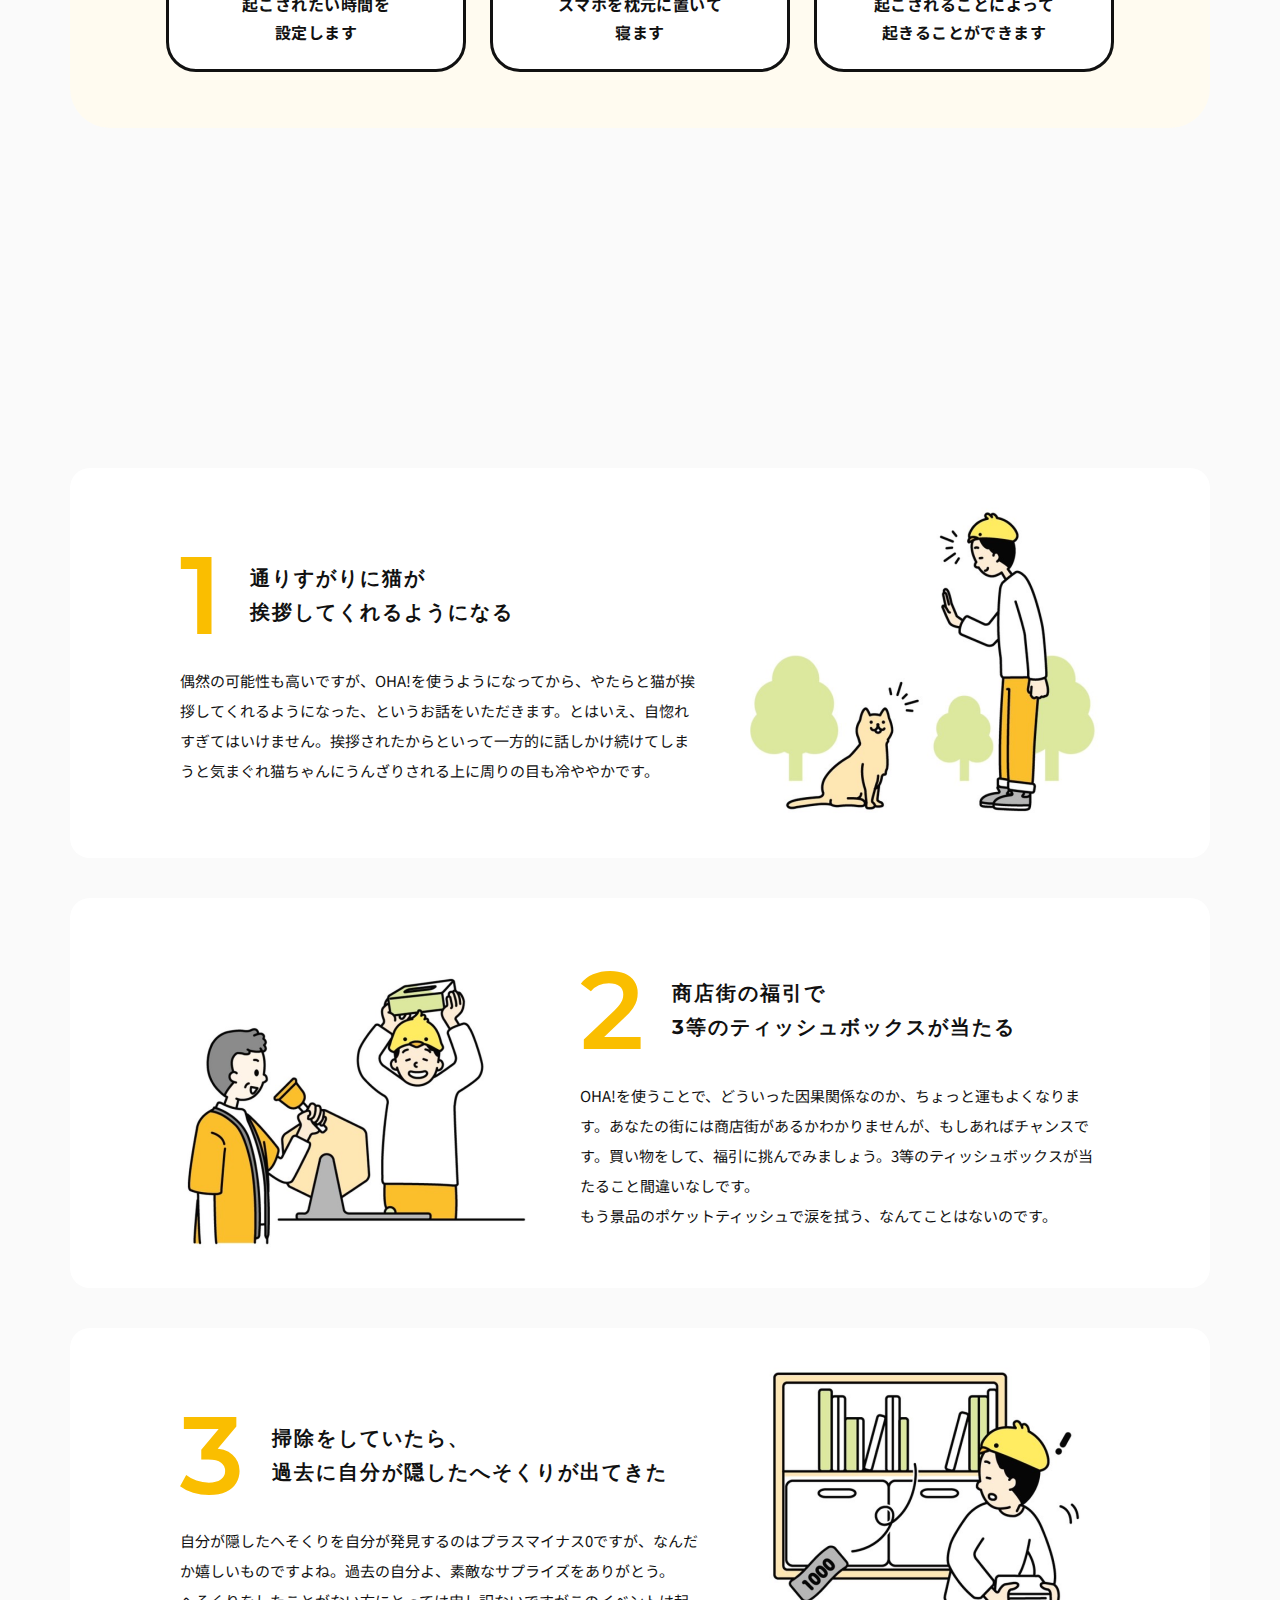
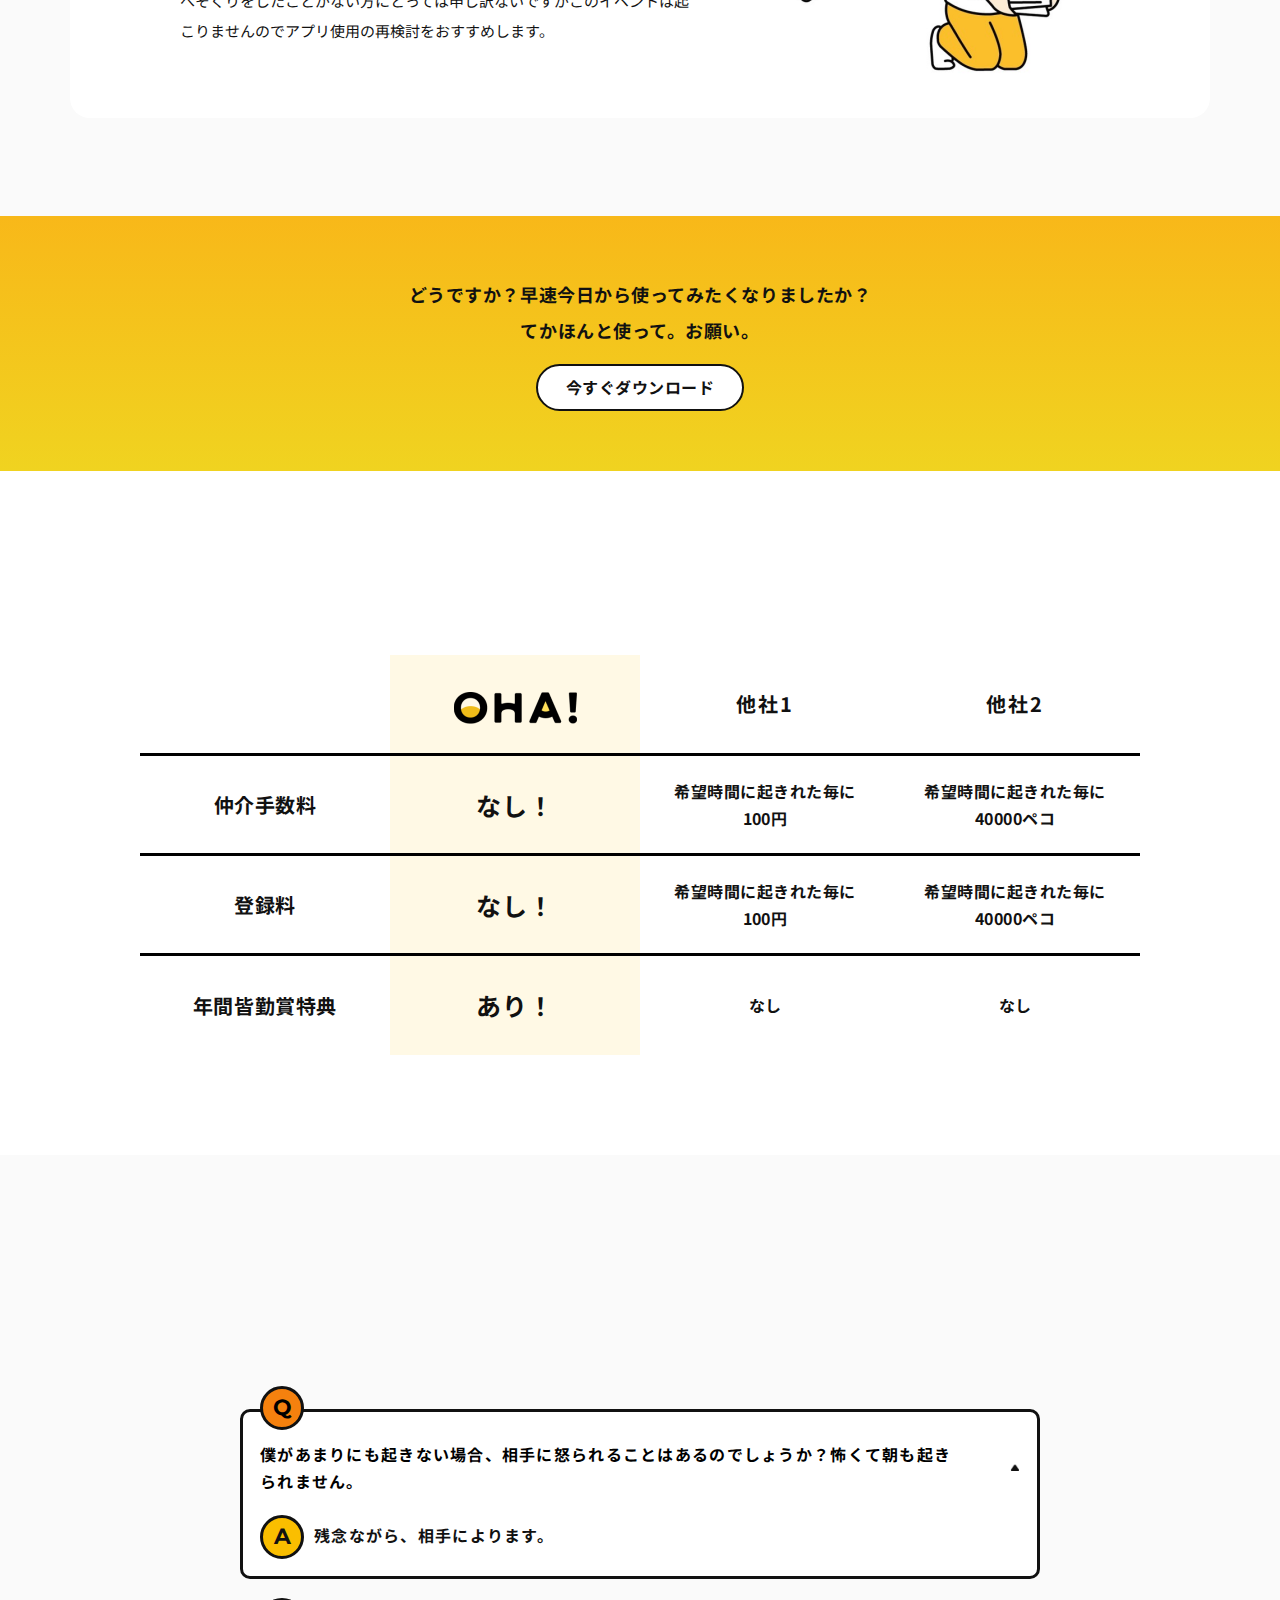
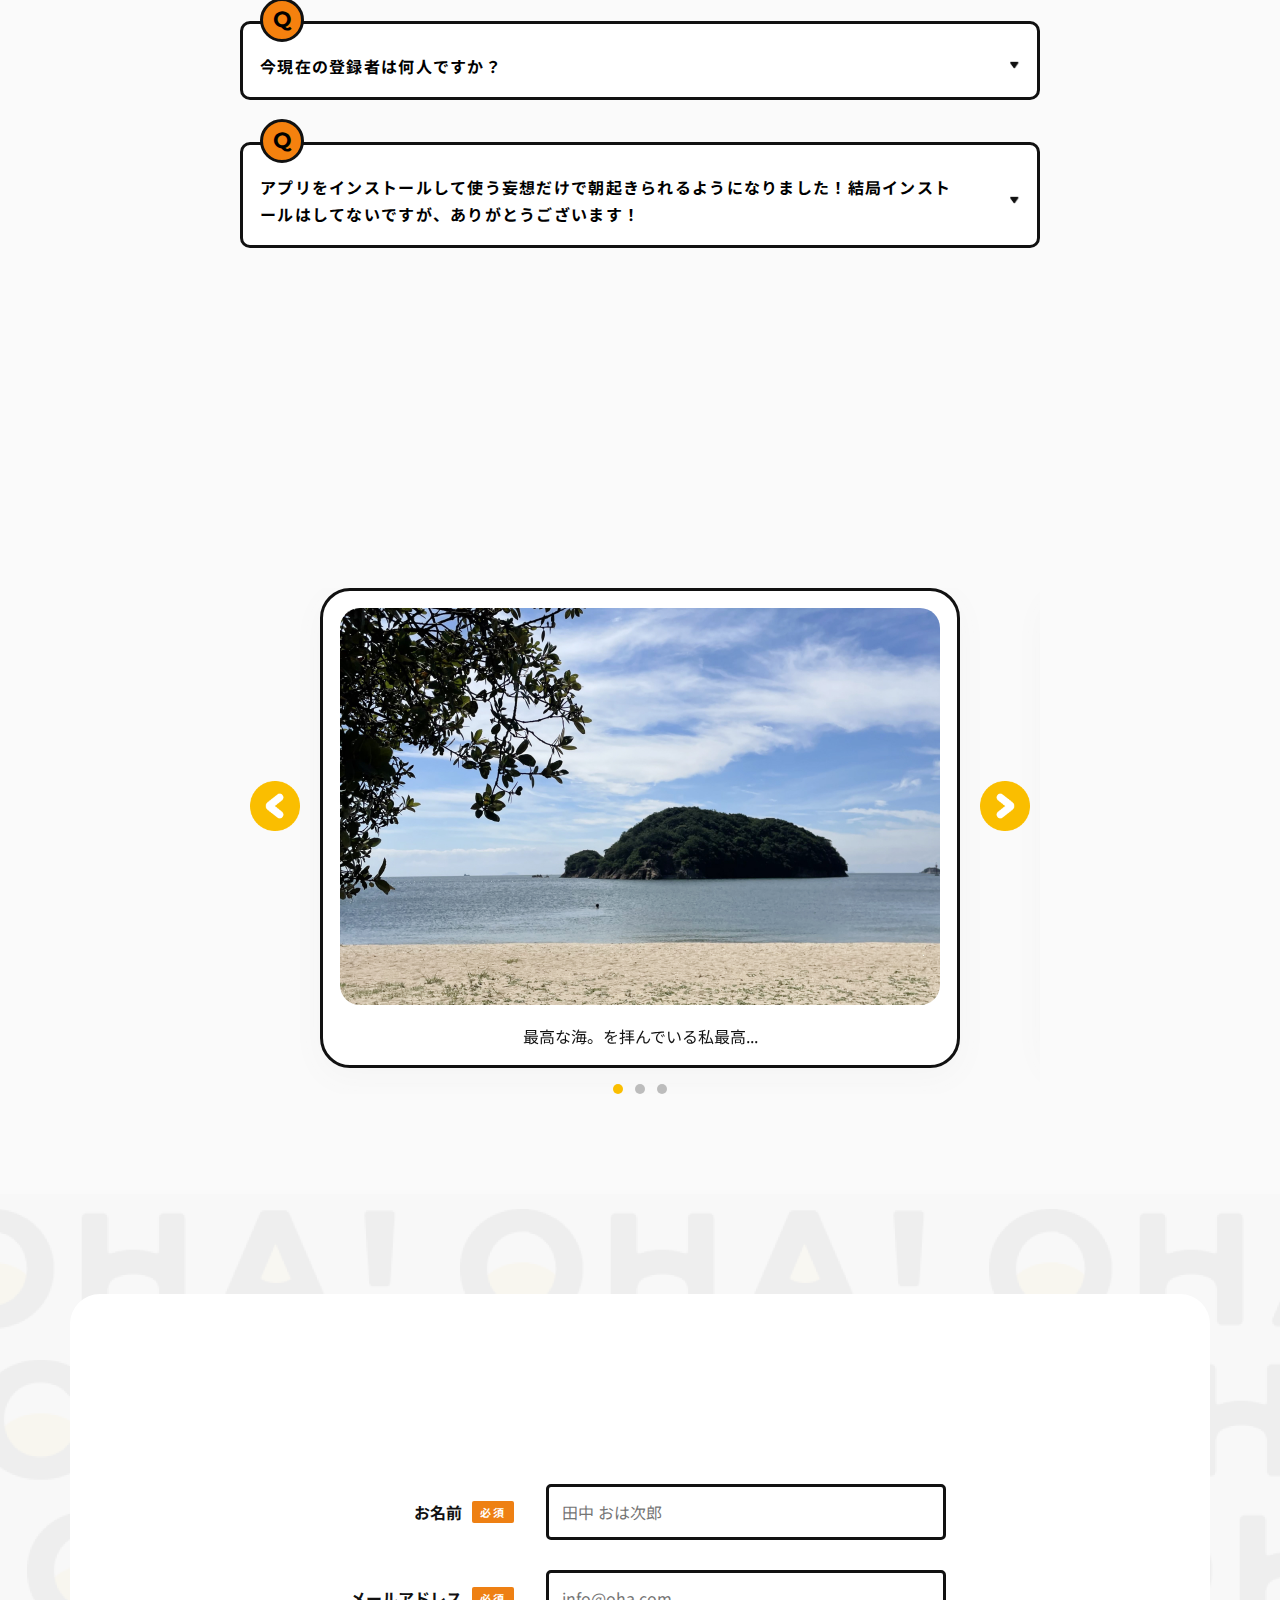
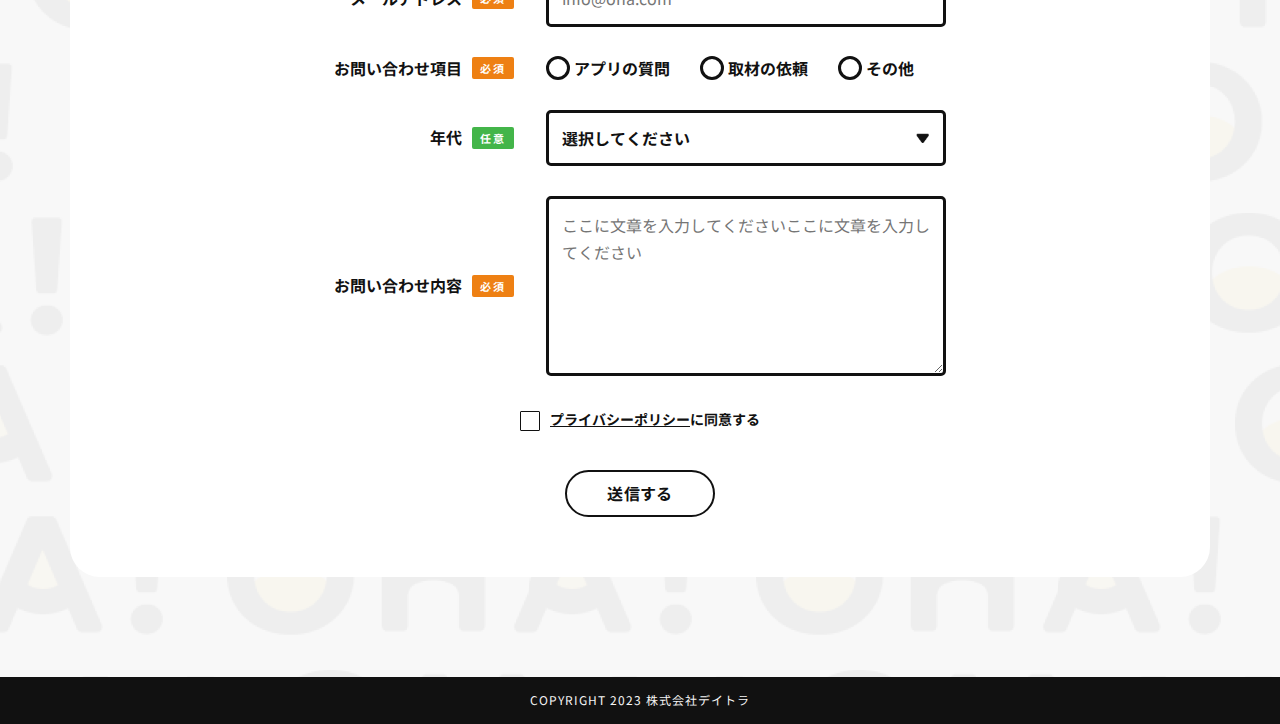
<file: daytora/oha_complete/index.html>
<!DOCTYPE html>
<html lang="ja">
  <head prefix="og: https://ogp.me/ns#">
    <meta charset="UTF-8" />
    <meta name="viewport" content="width=device-width, initial-scale=1.0" />
    <meta name="robots" content="noindex" />
    <title>OHA!</title>
    <meta
      name="description"
      content="OHA!は、朝起きたい人と朝起こされたい人がランダムにマッチングしちゃう通話アプリです。"
    />
    <link rel="icon" href="./favicon.ico" />
    <meta property="og:title" content="OHA!" />
    <meta
      property="og:description"
      content="OHA!は、朝起きたい人と朝起こされたい人がランダムにマッチングしちゃう通話アプリです。"
    />
    <meta property="og:type" content="website" />
    <!-- 案件では実際のURLを入れる -->
    <meta property="og:url" content="https://example.com/" />
    <!-- 案件では実際のURLを入れる -->
    <meta property="og:image" content="https://example.com/img/ogp.png" />
    <link rel="preconnect" href="https://fonts.googleapis.com" />
    <link rel="preconnect" href="https://fonts.gstatic.com" crossorigin />
    <link
      href="https://fonts.googleapis.com/css2?family=Noto+Sans+JP:wght@400;700&display=swap"
      rel="stylesheet"
    />
    <link rel="preconnect" href="https://fonts.googleapis.com" />
    <link rel="preconnect" href="https://fonts.gstatic.com" crossorigin />
    <link
      href="https://fonts.googleapis.com/css2?family=Montserrat:wght@400;600;700&display=swap"
      rel="stylesheet"
    />
    <!-- <link
      rel="stylesheet"
      href="https://cdn.jsdelivr.net/npm/swiper@10/swiper-bundle.min.css"
    /> -->
    <link rel="stylesheet" href="./css/lib/swiper-bundle.min.css" />
    <link rel="stylesheet" href="./css/reset.css" />
    <link rel="stylesheet" href="./css/style.css" />
  </head>
  <body>
    <header class="header">
      <div class="header__inner">
        <h1 class="header__logo">
          <a href=""><img src="./img/logo.png" alt="OHA!" /></a>
        </h1>
        <nav class="header__nav">
          <a href="#about" class="header__link">サービスについて</a>
          <a href="#how-to-use" class="header__link">使い方</a>
          <a href="#merit" class="header__link">メリット</a>
          <a href="#contact" class="header__button button">お問い合わせ</a>
        </nav>
        <button id="js-drawer-icon" class="header__open drawer-icon">
          <span class="drawer-icon__bar"></span>
          <span class="drawer-icon__bar"></span>
          <span class="drawer-icon__bar"></span>
        </button>
      </div>
    </header>

    <div id="js-drawer-content" class="drawer-content">
      <nav class="drawer-content__menu">
        <a href="#about" class="drawer-content__link">サービスについて</a>
        <a href="#how-to-use" class="drawer-content__link">使い方</a>
        <a href="#merit" class="drawer-content__link">メリット</a>
        <div class="drawer-content__button">
          <a href="#contact" class="button">お問い合わせ</a>
        </div>
      </nav>
    </div>

    <div class="mv">
      <div class="mv__inner">
        <div class="mv__content">
          <p class="mv__lead">
            <span class="mv__lead1">「めざめる」の日常を</span>
            <span class="mv__lead2">もっとおもしろく。</span>
          </p>
          <p class="mv__description">
            OHA!は、朝起きたい人と<br />朝起こされたい人が<br />ランダムにマッチングしちゃう<br />通話アプリです。
          </p>
          <div class="mv__button">
            <a href="#contact" class="button button--type2"
              >アプリダウンロード</a
            >
          </div>
        </div>
        <div class="mv__image">
          <img src="./img/first-view-img.png" alt="" />
        </div>
      </div>
    </div>

    <section class="case">
      <div class="case__inner">
        <h2 class="case__title js-in-view fade-in-up">導入実績</h2>
        <div class="case__items">
          <div class="case__item"><img src="./img/case1-img.png" alt="" /></div>
          <div class="case__item"><img src="./img/case2-img.png" alt="" /></div>
          <div class="case__item"><img src="./img/case3-img.png" alt="" /></div>
          <div class="case__item"><img src="./img/case4-img.png" alt="" /></div>
          <div class="case__item"><img src="./img/case5-img.png" alt="" /></div>
          <div class="case__item"><img src="./img/case6-img.png" alt="" /></div>
          <div class="case__item"><img src="./img/case7-img.png" alt="" /></div>
          <div class="case__item"><img src="./img/case8-img.png" alt="" /></div>
        </div>
      </div>
    </section>

    <section class="news">
      <div class="news__inner inner">
        <div class="news__card">
          <h2 class="news__title js-in-view fade-in-up">NEWS</h2>
          <div class="news__lists">
            <a href="" class="news__list news-link">
              <div class="news-link__meta">
                <time class="news-link__date" datetime="2022-12-15"
                  >2022年12月15日</time
                >
                <div class="news-link__label is-news">お知らせ</div>
              </div>
              <h3 class="news-link__title">年末年始について</h3>
            </a>
            <a href="" class="news__list news-link">
              <div class="news-link__meta">
                <time class="news-link__date" datetime="2022-12-10"
                  >2022年12月10日</time
                >
                <div class="news-link__label is-column">コラム</div>
              </div>
              <h3 class="news-link__title">
                あの芸能人にも使っていただいていることが判明しました！もう嬉しすぎて頭が真っ白になってしまいましたが、続きは本文にて！
              </h3>
            </a>
            <a href="" class="news__list news-link">
              <div class="news-link__meta">
                <time class="news-link__date" datetime="2022-09-01"
                  >2022年9月1日</time
                >
                <div class="news-link__label is-event">イベント情報</div>
              </div>
              <h3 class="news-link__title">
                幕張メッセにて体験会を実施します！
              </h3>
            </a>
          </div>
          <div class="news__link"><a href="">もっとみる</a></div>
        </div>
      </div>
    </section>

    <div id="about" class="about">
      <div class="about__inner">
        <div class="about__title js-in-view fade-in-up">
          <img src="./img/about-logo.png" alt="OHA!" />
        </div>
        <div class="about__content">
          <div class="about__image">
            <img src="./img/about-img.png" alt="" />
          </div>
          <p class="about__text">
            突然ですが、あなたは朝起きる時、<br
              class="hidden-pc"
            />誰かに起こされれば起きれる派か、<br />
            誰かを起こす予定があれば起きれる派か、<br
              class="hidden-pc"
            />どちらかというとどちらでしょうか？<br />
            朝起きるという行為は、<br
              class="hidden-pc"
            />徹夜してなければ1年に365回、<br />
            10年だと3652回、<br
              class="hidden-pc"
            />50年だと18262回やってきます。<br />
            そんなに回数があるんなら、<br
              class="hidden-pc"
            />ちょっとイベントにしてみても<br
              class="hidden-pc"
            />楽しいんじゃない？<br />
            というアイデアで誕生したのがOHA!です。<br />
            日本中の起こしたい人と起こされたい人が<br
              class="hidden-pc"
            />ランダムにマッチングして<br
              class="hidden-pc"
            />起こし起こされることで、<br />朝の日常にちょっとした刺激が生まれます。
          </p>
          <div class="about__pop">＼開発者はお坊さん？／</div>
          <div class="about__button">
            <button class="button js-modal-open">誕生ストーリーを見る</button>
          </div>
        </div>
      </div>
    </div>

    <dialog id="js-about-modal" class="about-modal">
      <div class="about-modal__head">
        <button class="about-modal__close-icon js-modal-close">
          <img src="./img/close-icon.png" alt="モーダルを閉じる" />
        </button>
      </div>
      <div class="about-modal__body">
        <p>
          お坊さんの師匠は、ある日自分が寝坊して仏教の講義に遅刻してしまい、急いで作ったアプリがきっかけでした。そのアプリは、自分のスマートフォンにセットした時間になると、仏教の教えをパッと思い出すようになっていました。<br />
          お坊さんはそのアプリを見て、自分もそんなアプリが欲しいと思い、師匠に頼んで自分専用のアプリを作ってもらったのだそうです。そして、お坊さんは太郎にそのアプリを使ってもらうように勧めました。
        </p>
        <p>
          太郎は早速、そのアプリをダウンロードして設定してみました。翌朝、セットした時間になると、スマートフォンが音を立てて仏教の教えが表示されました。「一日を立派に過ごすためには、まず朝イチで身心の健康を整えることが大切です」という教えに太郎は心を動かされ、僧侶になるかもしれないと思いました。<br />
          以来、太郎は毎朝ちゃんと起きることができ、授業に遅刻することはなくなりました。そして、太郎はそのアプリの効果に感服し、友人たちにも勧めるようになっていきました。そうして、そのアプリは口コミで広まり、多くの人に利用されるようになっていったのでした。
        </p>
      </div>
      <div class="about-modal__close-button">
        <button class="button js-modal-close">閉じる</button>
      </div>
    </dialog>

    <section class="movie">
      <div class="movie__inner">
        <div class="heading js-in-view fade-in-up">
          <div class="heading__en">MOVIE</div>
          <h2 class="heading__ja">2秒で分かる！OHA!について</h2>
        </div>
        <div class="movie__iframe">
          <iframe
            width="560"
            height="315"
            src="https://www.youtube.com/embed/4XTF16CcqPc"
            title="YouTube video player"
            frameborder="0"
            allow="accelerometer; autoplay; clipboard-write; encrypted-media; gyroscope; picture-in-picture; web-share"
            allowfullscreen
          ></iframe>
        </div>
      </div>
    </section>

    <section id="how-to-use" class="how-to-use">
      <div class="how-to-use__inner inner">
        <div class="how-to-use__title">
          <div class="heading js-in-view fade-in-up">
            <div class="heading__en">HOW TO USE</div>
            <h2 class="heading__ja">OHA!の使い方</h2>
          </div>
        </div>
        <div class="how-to-use__boxes">
          <div class="how-to-use__box">
            <div class="how-to-use__box-title">
              誰かを起こす予定があれば<br class="hidden-pc" />起きれる派の人
              <img src="./img/step1-title-img.png" alt="" />
            </div>
            <div class="how-to-use__steps">
              <div class="how-to-use__step js-in-view anim-fade-in-up">
                <div class="step-box">
                  <div class="step-box__head">
                    <div class="step-box__head-text">STEP</div>
                    <div class="step-box__head-number">01</div>
                  </div>
                  <div class="step-box__body">
                    <div class="step-box__image">
                      <img src="./img/step1-1-img.png" alt="" />
                    </div>
                    <p class="step-box__text">
                      起こしたい時間を<br />設定します
                    </p>
                  </div>
                </div>
              </div>
              <div class="how-to-use__step">
                <div class="step-box">
                  <div class="step-box__head">
                    <div class="step-box__head-text">STEP</div>
                    <div class="step-box__head-number">02</div>
                  </div>
                  <div class="step-box__body">
                    <div class="step-box__image">
                      <img src="./img/step1-2-img.png" alt="" />
                    </div>
                    <p class="step-box__text">
                      スマホを枕元に置いて<br />寝ます
                    </p>
                  </div>
                </div>
              </div>
              <div class="how-to-use__step">
                <div class="step-box">
                  <div class="step-box__head">
                    <div class="step-box__head-text">STEP</div>
                    <div class="step-box__head-number">03</div>
                  </div>
                  <div class="step-box__body">
                    <div class="step-box__image">
                      <img src="./img/step1-3-img.png" alt="" />
                    </div>
                    <p class="step-box__text">
                      起こすことによって<br />起きることができます
                    </p>
                  </div>
                </div>
              </div>
            </div>
          </div>
          <div class="how-to-use__box is-type2">
            <div class="how-to-use__box-title">
              誰かに起こされれば<br class="hidden-pc" />起きれる派の人
              <img src="./img/step2-title-img.png" alt="" />
            </div>
            <div class="how-to-use__steps">
              <div class="how-to-use__step">
                <div class="step-box">
                  <div class="step-box__head">
                    <div class="step-box__head-text">STEP</div>
                    <div class="step-box__head-number">01</div>
                  </div>
                  <div class="step-box__body">
                    <div class="step-box__image">
                      <img src="./img/step2-1-img.png" alt="" />
                    </div>
                    <p class="step-box__text">
                      起こされたい時間を<br />設定します
                    </p>
                  </div>
                </div>
              </div>
              <div class="how-to-use__step">
                <div class="step-box">
                  <div class="step-box__head">
                    <div class="step-box__head-text">STEP</div>
                    <div class="step-box__head-number">02</div>
                  </div>
                  <div class="step-box__body">
                    <div class="step-box__image">
                      <img src="./img/step2-2-img.png" alt="" />
                    </div>
                    <p class="step-box__text">
                      スマホを枕元に置いて<br />寝ます
                    </p>
                  </div>
                </div>
              </div>
              <div class="how-to-use__step">
                <div class="step-box">
                  <div class="step-box__head">
                    <div class="step-box__head-text">STEP</div>
                    <div class="step-box__head-number">03</div>
                  </div>
                  <div class="step-box__body">
                    <div class="step-box__image">
                      <img src="./img/step2-3-img.png" alt="" />
                    </div>
                    <p class="step-box__text">
                      起こされることによって<br />起きることができます
                    </p>
                  </div>
                </div>
              </div>
            </div>
          </div>
        </div>
      </div>
    </section>

    <section id="merit" class="merit">
      <div class="merit__inner inner">
        <div class="merit__title">
          <div class="heading js-in-view fade-in-up">
            <div class="heading__en">MERIT</div>
            <div class="heading__ja">OHA!を使うメリット</div>
          </div>
        </div>
        <div class="merit__boxes">
          <div class="merit__box">
            <div class="merit-box">
              <div class="merit-box__content">
                <div class="merit-box__image">
                  <img src="./img/merit1-img.png" alt="" />
                </div>
                <div class="merit-box__body">
                  <h3 class="merit-box__head">
                    <span class="merit-box__number">1</span>
                    <span class="merit-box__title">
                      通りすがりに猫が<br />挨拶してくれるようになる
                    </span>
                  </h3>
                  <p class="merit-box__text">
                    偶然の可能性も高いですが、OHA!を使うようになってから、やたらと猫が挨拶してくれるようになった、というお話をいただきます。とはいえ、自惚れすぎてはいけません。挨拶されたからといって一方的に話しかけ続けてしまうと気まぐれ猫ちゃんにうんざりされる上に周りの目も冷ややかです。
                  </p>
                </div>
              </div>
            </div>
          </div>
          <div class="merit__box">
            <div class="merit-box is-reverse">
              <div class="merit-box__content">
                <div class="merit-box__image">
                  <img src="./img/merit2-img.png" alt="" />
                </div>
                <div class="merit-box__body">
                  <h3 class="merit-box__head">
                    <span class="merit-box__number">2</span>
                    <span class="merit-box__title">
                      商店街の福引で<br />3等のティッシュボックスが<br
                        class="hidden-pc"
                      />当たる
                    </span>
                  </h3>
                  <p class="merit-box__text">
                    OHA!を使うことで、どういった因果関係なのか、ちょっと運もよくなります。あなたの街には商店街があるかわかりませんが、もしあればチャンスです。買い物をして、福引に挑んでみましょう。3等のティッシュボックスが当たること間違いなしです。<br />
                    もう景品のポケットティッシュで涙を拭う、なんてことはないのです。
                  </p>
                </div>
              </div>
            </div>
          </div>
          <div class="merit__box">
            <div class="merit-box">
              <div class="merit-box__content">
                <div class="merit-box__image">
                  <img src="./img/merit3-img.png" alt="" />
                </div>
                <div class="merit-box__body">
                  <h3 class="merit-box__head">
                    <span class="merit-box__number">3</span>
                    <span class="merit-box__title">
                      掃除をしていたら、<br />過去に自分が隠した<br
                        class="hidden-pc"
                      />へそくりが出てきた
                    </span>
                  </h3>
                  <p class="merit-box__text">
                    自分が隠したへそくりを自分が発見するのはプラスマイナス0ですが、なんだか嬉しいものですよね。過去の自分よ、素敵なサプライズをありがとう。<br />
                    へそくりをしたことがない方にとっては申し訳ないですがこのイベントは起こりませんのでアプリ使用の再検討をおすすめします。
                  </p>
                </div>
              </div>
            </div>
          </div>
        </div>
      </div>
    </section>

    <div class="cta">
      <div class="cta__inner inner">
        <p class="cat__text">
          どうですか？<br class="hidden-pc" /><span class="inline-block"
            >早速今日から使ってみたく</span
          ><span class="inline-block">なりましたか？</span
          ><br />てかほんと使って。お願い。
        </p>
        <div class="cat__button">
          <a href="#contact" class="button">今すぐダウンロード</a>
        </div>
      </div>
    </div>

    <div class="compare">
      <div class="compare__inner inner">
        <div class="compare__title js-in-view fade-in-up">
          他のサービスとの違い
        </div>
        <div class="compare__content">
          <table class="compare__table">
            <thead>
              <tr>
                <th></th>
                <th><img src="./img/compare-logo.png" alt="OHA!" /></th>
                <th>他社1</th>
                <th>他社2</th>
              </tr>
            </thead>
            <tbody>
              <tr>
                <th>仲介手数料</th>
                <td>なし！</td>
                <td>希望時間に起きれた毎に<br />100円</td>
                <td>希望時間に起きれた毎に<br />40000ペコ</td>
              </tr>
              <tr>
                <th>登録料</th>
                <td>なし！</td>
                <td>希望時間に起きれた毎に<br />100円</td>
                <td>希望時間に起きれた毎に<br />40000ペコ</td>
              </tr>
              <tr>
                <th>年間皆勤賞特典</th>
                <td>あり！</td>
                <td>なし</td>
                <td>なし</td>
              </tr>
            </tbody>
          </table>
        </div>
        <p class="compare__attention">横にスクロールできます</p>
      </div>
    </div>

    <section class="qa">
      <div class="qa__inner inner">
        <div class="qa__title">
          <div class="heading js-in-view fade-in-up">
            <div class="heading__en">Q&A</div>
            <h2 class="heading__ja">よくあるご質問</h2>
          </div>
        </div>
        <div class="qa__boxes">
          <div class="qa__box qa-box is-open">
            <button type="button" class="qa-box__head js-accordion">
              <span class="qa-box__head-icon">Q</span>
              <span class="qa-box__head-text"
                >僕があまりにも起きない場合、相手に怒られることはあるのでしょうか？怖くて朝も起きられません。</span
              >
            </button>
            <div class="qa-box__body" style="display: block">
              <div class="qa-box__a">
                <span class="qa-box__a-icon">A</span>
                <span class="qa-box__a-text">残念ながら、相手によります。</span>
              </div>
            </div>
          </div>
          <div class="qa__box qa-box">
            <button type="button" class="qa-box__head js-accordion">
              <span class="qa-box__head-icon">Q</span>
              <span class="qa-box__head-text"
                >今現在の登録者は何人ですか？</span
              >
            </button>
            <div class="qa-box__body">
              <div class="qa-box__a">
                <span class="qa-box__a-icon">A</span>
                <span class="qa-box__a-text"
                  >現在の登録者は150万人(から149.998万人を引いた人数)です。この文を2行にしたいのでもう一度言います。現在の登録者は150万人(から149.998万人を引いた人数)です！</span
                >
              </div>
            </div>
          </div>
          <div class="qa__box qa-box">
            <button type="button" class="qa-box__head js-accordion">
              <span class="qa-box__head-icon">Q</span>
              <span class="qa-box__head-text"
                >アプリをインストールして使う妄想だけで朝起きられるようになりました！結局インストールはしてないですが、ありがとうございます！</span
              >
            </button>
            <div class="qa-box__body">
              <div class="qa-box__a">
                <span class="qa-box__a-icon">A</span>
                <span class="qa-box__a-text"
                  >それはよかったです！しかしインストールはしてほしかった！！！</span
                >
              </div>
            </div>
          </div>
        </div>
      </div>
    </section>

    <section class="gallery">
      <div class="gallery__inner inner">
        <div class="gallery__title">
          <div class="heading js-in-view fade-in-up">
            <div class="heading__en">GALLERY</div>
            <h2 class="heading__ja">ギャラリー</h2>
          </div>
        </div>
        <div class="gallery__slider">
          <!-- Slider main container -->
          <div id="js-gallery-swiper" class="swiper gallery__swiper">
            <!-- Additional required wrapper -->
            <div class="swiper-wrapper">
              <!-- Slides -->
              <div class="swiper-slide gallery__slide">
                <div class="gallery-card">
                  <div class="gallery-card__image">
                    <img src="./img/gallery-1.png" alt="" />
                  </div>
                  <p class="gallery-card__text">
                    最高な海。を拝んでいる私最高...
                  </p>
                </div>
              </div>
              <div class="swiper-slide gallery__slide">
                <div class="gallery-card">
                  <div class="gallery-card__image">
                    <img src="./img/gallery-2.png" alt="" />
                  </div>
                  <p class="gallery-card__text">
                    モーニングは一番のり。今日も私えらい。
                  </p>
                </div>
              </div>
              <div class="swiper-slide gallery__slide">
                <div class="gallery-card">
                  <div class="gallery-card__image">
                    <img src="./img/gallery-3.png" alt="" />
                  </div>
                  <p class="gallery-card__text">
                    風車のある公園ヨガ。みんな私に釘付け。
                  </p>
                </div>
              </div>
            </div>
            <!-- If we need pagination -->
            <div
              id="js-gallery-pagination"
              class="swiper-pagination gallery__pagination"
            ></div>

            <!-- If we need navigation buttons -->
            <div
              id="js-gallery-prev"
              class="swiper-button-prev gallery__prev"
            ></div>
            <div
              id="js-gallery-next"
              class="swiper-button-next gallery__next"
            ></div>
          </div>
        </div>
      </div>
    </section>

    <section id="contact" class="contact">
      <div class="contact__inner inner">
        <div class="contact__box">
          <div class="contact__title">
            <div class="heading js-in-view fade-in-up">
              <div class="heading__en">CONTACT</div>
              <h2 class="heading__ja">お問い合わせ</h2>
            </div>
          </div>
          <form class="contact__form">
            <div class="contact__fields">
              <div class="contact__field">
                <div class="form-field">
                  <div class="form-field__head">
                    <label for="your-name" class="form-field__label"
                      >お名前</label
                    >
                    <span class="form-field__tag">必須</span>
                  </div>
                  <div class="form-field__item">
                    <input
                      class="form-text"
                      type="text"
                      name="your-name"
                      id="your-name"
                      placeholder="田中 おは次郎"
                    />
                  </div>
                </div>
              </div>
              <div class="contact__field">
                <div class="form-field">
                  <div class="form-field__head">
                    <label for="your-email" class="form-field__label"
                      >メールアドレス</label
                    >
                    <span class="form-field__tag">必須</span>
                  </div>
                  <div class="form-field__item">
                    <input
                      class="form-text"
                      type="email"
                      name="your-email"
                      id="your-email"
                      placeholder="info@oha.com"
                    />
                  </div>
                </div>
              </div>
              <div class="contact__field">
                <div class="form-field">
                  <div class="form-field__head">
                    <div class="form-field__label">お問い合わせ項目</div>
                    <span class="form-field__tag">必須</span>
                  </div>
                  <div class="form-field__item">
                    <div class="form-field__radios">
                      <label class="form-field__radio from-radio">
                        <input
                          class="from-radio__input"
                          type="radio"
                          name="your-name"
                        />
                        <span class="from-radio__text">アプリの質問</span>
                      </label>
                      <label class="form-field__radio from-radio">
                        <input
                          class="from-radio__input"
                          type="radio"
                          name="your-name"
                        />
                        <span class="from-radio__text">取材の依頼</span>
                      </label>
                      <label class="form-field__radio from-radio">
                        <input
                          class="from-radio__input"
                          type="radio"
                          name="your-name"
                        />
                        <span class="from-radio__text">その他</span>
                      </label>
                    </div>
                  </div>
                </div>
              </div>
              <div class="contact__field">
                <div class="form-field">
                  <div class="form-field__head">
                    <label for="your-age" class="form-field__label">年代</label>
                    <span class="form-field__tag is-option">任意</span>
                  </div>
                  <div class="form-field__item">
                    <select name="your-age" id="your-age" class="form-select">
                      <option value="">選択してください</option>
                      <option value="">10代</option>
                      <option value="">20代</option>
                      <option value="">30代</option>
                      <option value="">40代</option>
                      <option value="">50代</option>
                      <option value="">60代</option>
                      <option value="">70代</option>
                      <option value="">80代</option>
                    </select>
                  </div>
                </div>
              </div>
              <div class="contact__field">
                <div class="form-field">
                  <div class="form-field__head">
                    <label for="your-message" class="form-field__label"
                      >お問い合わせ内容</label
                    >
                    <span class="form-field__tag">必須</span>
                  </div>
                  <div class="form-field__item">
                    <textarea
                      name="your-message"
                      id="your-message"
                      class="form-textarea"
                      cols="30"
                      rows="10"
                      placeholder="ここに文章を入力してくださいここに文章を入力してください"
                    ></textarea>
                  </div>
                </div>
              </div>
            </div>
            <div class="contact__privacy">
              <label class="form-checkbox">
                <input
                  type="checkbox"
                  name="your-privacy"
                  class="form-checkbox__input"
                />
                <span class="form-checkbox__text"
                  ><a href="" target="_blank">プライバシーポリシー</a
                  >に同意する</span
                >
              </label>
            </div>
            <div class="contact__button">
              <input type="submit" value="送信する" class="button" />
            </div>
          </form>
        </div>
      </div>
    </section>

    <footer class="footer">
      <div class="footer__inner inner">
        <small class="footer__copyright"
          >COPYRIGHT 2023 株式会社デイトラ
        </small>
      </div>
    </footer>

    <a href="#" class="pagetop" id="js-pagetop"
      ><img src="./img/pagetop-img.png" alt=""
    /></a>

    <!-- <script src="https://cdn.jsdelivr.net/npm/swiper@10/swiper-bundle.min.js"></script> -->
    <script src="./js/lib/swiper-bundle.min.js"></script>
    <script src="https://ajax.googleapis.com/ajax/libs/jquery/3.7.0/jquery.min.js"></script>
    <script src="./js/script.js"></script>
  </body>
</html>
</file>
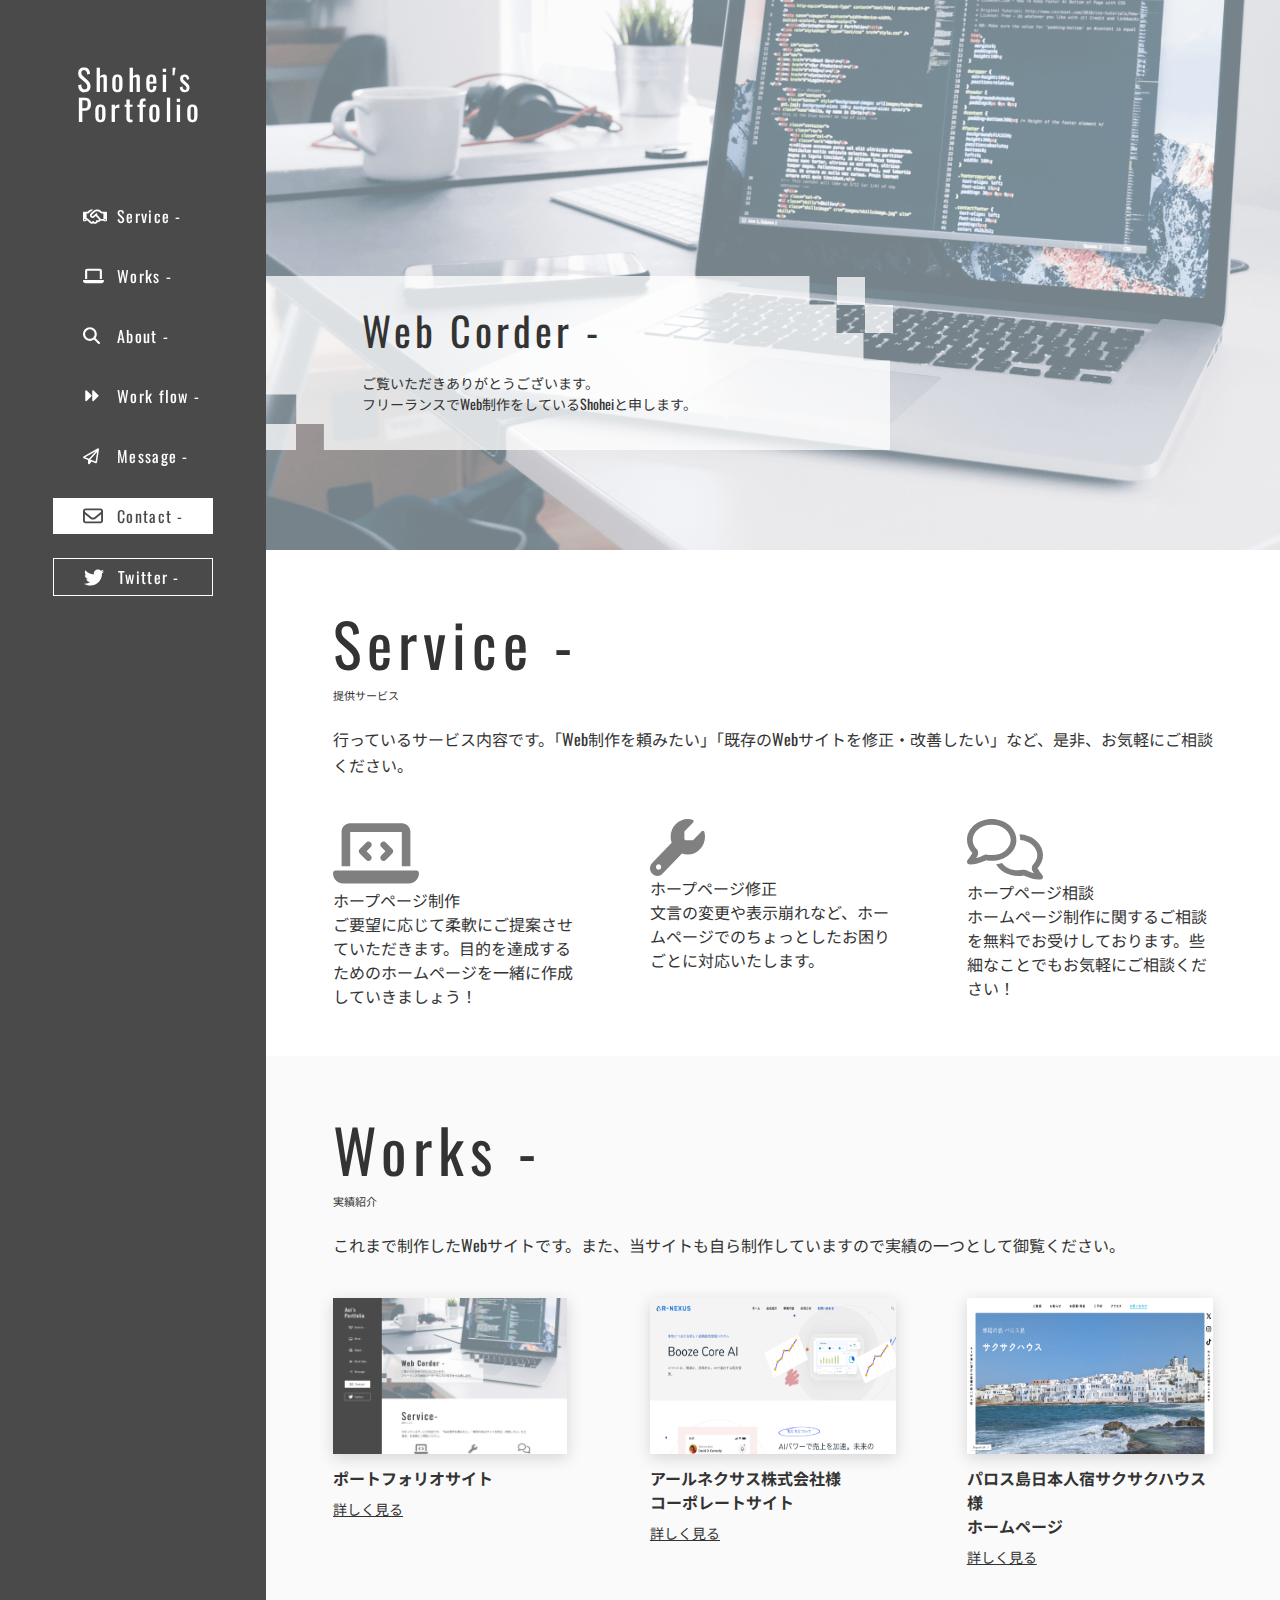
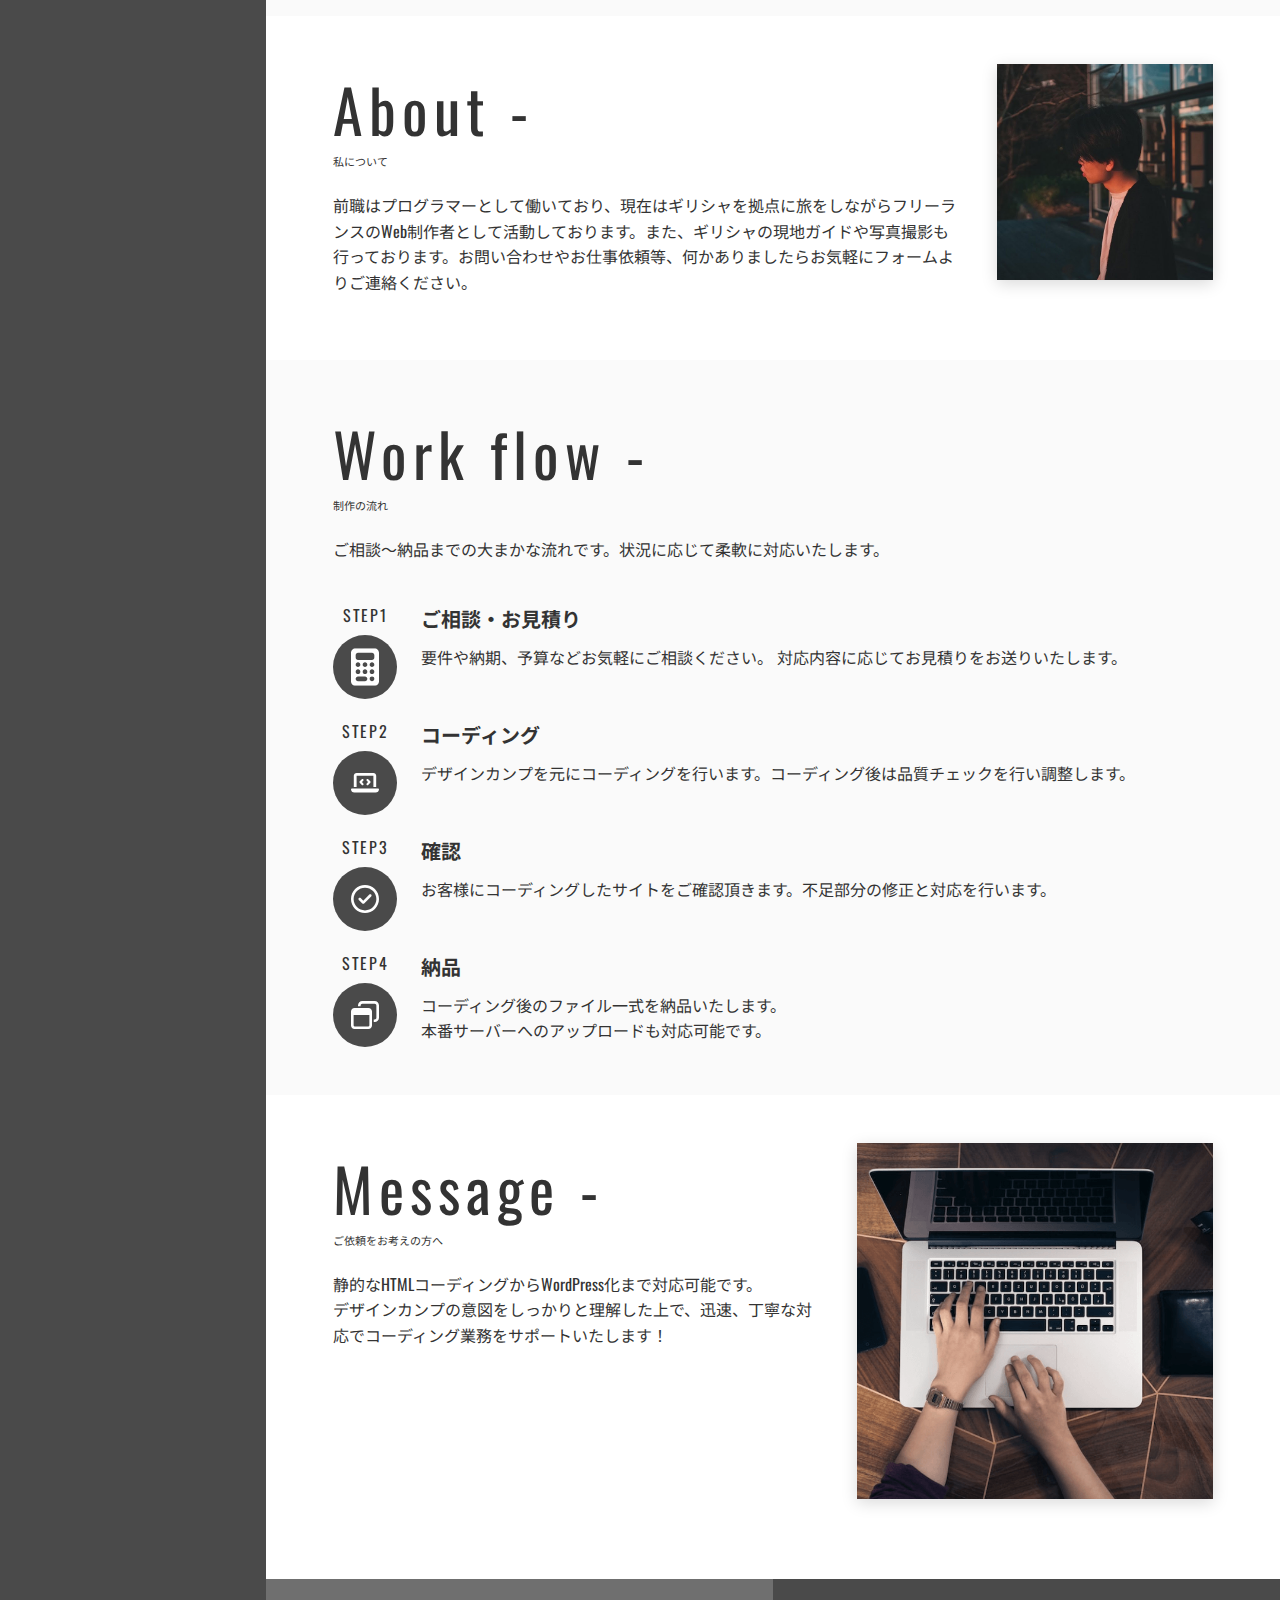
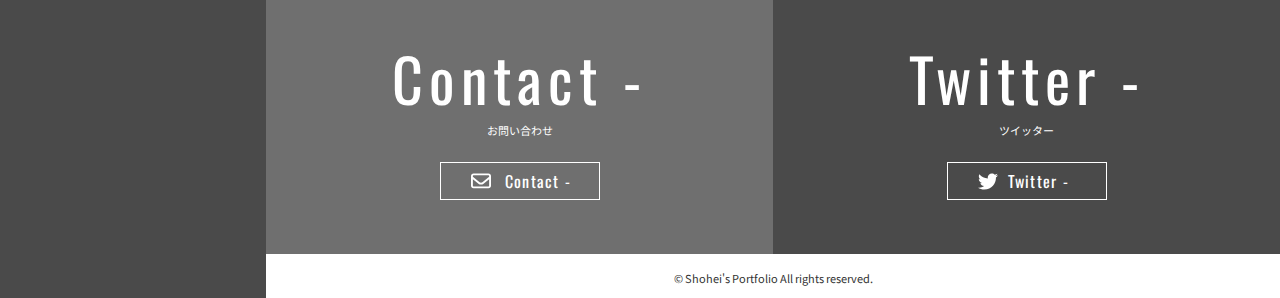
<file: daytora/portfolio_dailytrial/index.html>
<!DOCTYPE html>
<html lang="ja">
  <head>
    <meta charset="UTF-8" />
    <meta name="viewport" content="width=device-width, initial-scale=1.0" />
    <meta name="robots" content="noindex" />
    <title>海外を拠点にしている旅人フリーランスShoheiのポートフォリオサイト</title>
    <meta
      name="description"
      content="フリーランスWEBコーダーのアオイのポートフォリオサイトです。「Web制作を頼みたい」「既存のWebサイトを修正・改善したい」などぜひ、お気軽にご相談ください。"
    />
    <link rel="preconnect" href="https://fonts.googleapis.com" />
    <link rel="preconnect" href="https://fonts.gstatic.com" crossorigin />
    <link
      href="https://fonts.googleapis.com/css2?family=Noto+Sans+JP:wght@400;700&family=Oswald:wght@400;500&display=swap"
      rel="stylesheet"
    />

    <link rel="stylesheet" href="./css/reset.css" />
    <link rel="stylesheet" href="./css/style.css" />
  </head>
  <body>
    <div class="wrapper">
      <header class="header">
        <div class="header__container">
          <div class="header__logo">
            Shohei's <br />
            Portfolio
          </div>
          <button
            type="button"
            id="js-button-drawer"
            class="header__menu-button"
          >
            Menu
          </button>

          <div id="js-drawer" class="header__contents">
            <nav class="header__nav">
              <ul class="header__nav-list">
                <li class="header__nav-item">
                  <a href="#service" class="header__nav-link button">
                    <span class="button__icon">
                      <svg
                        width="24"
                        height="15"
                        viewBox="0 0 24 15"
                        fill="none"
                        xmlns="http://www.w3.org/2000/svg"
                      >
                        <path
                          d="M10.2075 0.428596L8.29125 2.33175C7.7175 2.48818 7.185 2.77495 6.735 3.16974L5.7375 4.05241C5.355 4.39133 4.85625 4.57755 4.3425 4.57755H3.6V9.34475C4.365 9.3671 5.0925 9.67622 5.63625 10.2163L6.97125 11.5421L7.23375 11.8028L8.24625 12.8084C8.47875 13.0393 8.86125 13.0393 9.09375 12.8084C9.1575 12.7451 9.20625 12.6706 9.2325 12.5924C9.3375 12.3056 9.58125 12.0896 9.88125 12.0226C10.1813 11.9555 10.4963 12.0449 10.7138 12.2647L11.1188 12.6594C11.5538 13.0915 12.2588 13.0915 12.69 12.6594C12.8925 12.4583 13.0013 12.2013 13.0125 11.9369C13.0275 11.6092 13.2225 11.3187 13.5225 11.1771C13.8225 11.0356 14.1713 11.0654 14.4375 11.2554C14.79 11.5049 15.2813 11.4714 15.5963 11.1585C15.9488 10.8084 15.9488 10.2423 15.5963 9.89596L12.7538 7.07288L11.4112 8.30193C10.3875 9.24047 8.81625 9.25537 7.77375 8.33545C6.585 7.28517 6.55875 5.45278 7.71375 4.36899L10.3425 1.90345C11.37 0.94256 12.7275 0.40625 14.1413 0.40625C15.495 0.40625 16.8038 0.901592 17.8125 1.79172L18.9413 2.78985H20.4H21.9H23.4C23.73 2.78985 24 3.05801 24 3.38575V11.1325C24 11.7917 23.4638 12.3243 22.8 12.3243H21.6C21.1575 12.3243 20.7675 12.0859 20.5613 11.7284H17.3775C17.25 11.9779 17.0813 12.2162 16.8713 12.4248C16.23 13.0617 15.3413 13.3112 14.5088 13.1734C14.3738 13.4453 14.19 13.6985 13.9613 13.9257C12.9375 14.9425 11.3363 15.043 10.1963 14.2274C9.255 15.0021 7.8525 14.9537 6.97125 14.0747L5.9625 13.0691L5.7 12.8084L4.365 11.4825C4.15875 11.2777 3.88875 11.1585 3.6 11.1362C3.6 11.7917 3.06 12.3243 2.4 12.3243H1.2C0.53625 12.3243 0 11.7917 0 11.1325V3.38575C0 3.05801 0.27 2.78985 0.6 2.78985H2.1H3.6H4.3425C4.4175 2.78985 4.48875 2.76378 4.54125 2.71536L5.535 1.83641C6.58125 0.91649 7.9275 0.40625 9.32625 0.40625H9.7125C9.8775 0.40625 10.0463 0.413699 10.2075 0.428596ZM20.4 9.94065V4.57755H18.6C18.3788 4.57755 18.165 4.49561 18.0038 4.35036L16.62 3.12877C15.9375 2.52542 15.0563 2.19395 14.1413 2.19395C13.1888 2.19395 12.2738 2.55522 11.58 3.20326L8.95125 5.66879C8.565 6.03378 8.5725 6.6483 8.97 6.9984C9.31875 7.30752 9.8475 7.30007 10.1888 6.98722L12.885 4.51424C13.2488 4.17904 13.8188 4.20139 14.1563 4.56638C14.4938 4.93137 14.4713 5.49375 14.1038 5.82894L14.0738 5.85874L16.8638 8.62967C17.2388 9.00211 17.4825 9.46021 17.5913 9.93693H20.4V9.94065ZM2.4 10.5366C2.4 10.3785 2.33679 10.2269 2.22426 10.1152C2.11174 10.0034 1.95913 9.94065 1.8 9.94065C1.64087 9.94065 1.48826 10.0034 1.37574 10.1152C1.26321 10.2269 1.2 10.3785 1.2 10.5366C1.2 10.6946 1.26321 10.8462 1.37574 10.9579C1.48826 11.0697 1.64087 11.1325 1.8 11.1325C1.95913 11.1325 2.11174 11.0697 2.22426 10.9579C2.33679 10.8462 2.4 10.6946 2.4 10.5366ZM22.2 11.1325C22.3591 11.1325 22.5117 11.0697 22.6243 10.9579C22.7368 10.8462 22.8 10.6946 22.8 10.5366C22.8 10.3785 22.7368 10.2269 22.6243 10.1152C22.5117 10.0034 22.3591 9.94065 22.2 9.94065C22.0409 9.94065 21.8883 10.0034 21.7757 10.1152C21.6632 10.2269 21.6 10.3785 21.6 10.5366C21.6 10.6946 21.6632 10.8462 21.7757 10.9579C21.8883 11.0697 22.0409 11.1325 22.2 11.1325Z"
                          class="button__icon-path"
                        />
                      </svg>
                    </span>
                    <span class="button__text">Service -</span>
                  </a>
                </li>
                <li class="header__nav-item">
                  <a href="#works" class="header__nav-link button">
                    <span class="button__icon">
                      <svg
                        width="21"
                        height="16"
                        viewBox="0 0 21 16"
                        fill="none"
                        xmlns="http://www.w3.org/2000/svg"
                      >
                        <path
                          d="M4.2 0.635498C3.04172 0.635498 2.1 1.57078 2.1 2.72115V11.0638H4.2V2.72115H16.8V11.0638H18.9V2.72115C18.9 1.57078 17.9583 0.635498 16.8 0.635498H4.2ZM0.63 12.1066C0.282187 12.1066 0 12.3868 0 12.7323C0 14.114 1.12875 15.2351 2.52 15.2351H18.48C19.8712 15.2351 21 14.114 21 12.7323C21 12.3868 20.7178 12.1066 20.37 12.1066H0.63Z"
                          class="button__icon-path"
                        />
                      </svg>
                    </span>
                    <span class="button__text">Works -</span>
                  </a>
                </li>
                <li class="header__nav-item">
                  <a href="#about" class="header__nav-link button">
                    <span class="button__icon">
                      <svg
                        width="17"
                        height="18"
                        viewBox="0 0 17 18"
                        fill="none"
                        xmlns="http://www.w3.org/2000/svg"
                      >
                        <path
                          d="M13.8125 7.04143C13.8125 8.55504 13.3178 9.95324 12.4844 11.0876L16.6879 15.2657C17.1029 15.6779 17.1029 16.3473 16.6879 16.7595C16.2729 17.1717 15.5988 17.1717 15.1838 16.7595L10.9803 12.5814C9.83808 13.4124 8.43027 13.9005 6.90625 13.9005C3.09121 13.9005 0 10.8304 0 7.04143C0 3.25246 3.09121 0.182373 6.90625 0.182373C10.7213 0.182373 13.8125 3.25246 13.8125 7.04143ZM6.90625 11.79C7.53413 11.79 8.15587 11.6672 8.73595 11.4285C9.31604 11.1899 9.84312 10.8401 10.2871 10.3992C10.7311 9.95824 11.0833 9.43476 11.3235 8.85863C11.5638 8.28251 11.6875 7.66502 11.6875 7.04143C11.6875 6.41784 11.5638 5.80035 11.3235 5.22423C11.0833 4.64811 10.7311 4.12463 10.2871 3.68368C9.84312 3.24273 9.31604 2.89296 8.73595 2.65432C8.15587 2.41568 7.53413 2.29285 6.90625 2.29285C6.27837 2.29285 5.65663 2.41568 5.07654 2.65432C4.49646 2.89296 3.96938 3.24273 3.5254 3.68368C3.08142 4.12463 2.72923 4.64811 2.48895 5.22423C2.24867 5.80035 2.125 6.41784 2.125 7.04143C2.125 7.66502 2.24867 8.28251 2.48895 8.85863C2.72923 9.43476 3.08142 9.95824 3.5254 10.3992C3.96938 10.8401 4.49646 11.1899 5.07654 11.4285C5.65663 11.6672 6.27837 11.79 6.90625 11.79Z"
                          class="button__icon-path"
                        />
                      </svg>
                    </span>
                    <span class="button__text">About -</span>
                  </a>
                </li>
                <li class="header__nav-item">
                  <a href="#flow" class="header__nav-link button">
                    <span class="button__icon">
                      <!-- svgで書き出せばcssで色を変化させられる -->
                      <svg
                        width="16"
                        height="16"
                        viewBox="0 0 16 16"
                        fill="none"
                        xmlns="http://www.w3.org/2000/svg"
                      >
                        <path
                          d="M8.43454 7.15642C8.7598 7.47765 8.7598 8.00275 8.43455 8.32398L3.65356 13.0459C3.13521 13.5578 2.25649 13.1906 2.25649 12.4621L2.25649 3.01832C2.25649 2.28979 3.13521 1.92261 3.65355 2.43454L8.43454 7.15642Z"
                          class="button__icon-path"
                        />
                        <path
                          d="M15.4089 7.15642C15.7342 7.47765 15.7342 8.00275 15.4089 8.32398L10.6279 13.0459C10.1096 13.5578 9.23085 13.1906 9.23085 12.4621L9.23085 3.01832C9.23085 2.28979 10.1096 1.92261 10.6279 2.43454L15.4089 7.15642Z"
                          class="button__icon-path"
                        />
                      </svg>
                    </span>
                    <span class="button__text">Work flow -</span>
                  </a>
                </li>
                <li class="header__nav-item">
                  <a href="#message" class="header__nav-link button">
                    <span class="button__icon">
                      <svg
                        width="16"
                        height="17"
                        viewBox="0 0 16 17"
                        fill="none"
                        xmlns="http://www.w3.org/2000/svg"
                      >
                        <path
                          d="M0.502817 8.41785C-0.203433 8.81822 -0.137808 9.88587 0.615317 10.1962L4.99969 12.0119V15.2179C4.99969 15.7797 5.45594 16.2328 6.02157 16.2328C6.32469 16.2328 6.61219 16.0994 6.80594 15.8666L8.74344 13.5606L12.6153 15.1621C13.2059 15.4073 13.8903 15.0224 13.9872 14.3955L15.9872 1.4843C16.0466 1.10876 15.8809 0.730116 15.5653 0.515964C15.2497 0.301812 14.8372 0.28319 14.5028 0.472513L0.502817 8.41785ZM2.13094 9.20928L12.8028 3.15406L5.94032 10.7704L5.97782 10.8014L2.13094 9.20928ZM12.6028 13.5451L7.39657 11.388L14.0872 3.96101L12.6028 13.5451Z"
                          class="button__icon-path"
                        />
                      </svg>
                    </span>
                    <span class="button__text">Message -</span>
                  </a>
                </li>
                <li class="header__nav-item">
                  <a href="#contact" class="header__nav-link button button--bg">
                    <span class="button__icon">
                      <svg
                        width="20"
                        height="16"
                        viewBox="0 0 20 16"
                        fill="none"
                        xmlns="http://www.w3.org/2000/svg"
                      >
                        <path
                          d="M2.5 2.28406C2.15625 2.28406 1.875 2.56339 1.875 2.90479V3.76217L8.61328 9.25563C9.42188 9.91515 10.582 9.91515 11.3906 9.25563L18.125 3.76217V2.90479C18.125 2.56339 17.8438 2.28406 17.5 2.28406H2.5ZM1.875 6.17138V12.8365C1.875 13.1779 2.15625 13.4572 2.5 13.4572H17.5C17.8438 13.4572 18.125 13.1779 18.125 12.8365V6.17138L12.5781 10.6949C11.0781 11.917 8.91797 11.917 7.42188 10.6949L1.875 6.17138ZM0 2.90479C0 1.53531 1.12109 0.421875 2.5 0.421875H17.5C18.8789 0.421875 20 1.53531 20 2.90479V12.8365C20 14.2059 18.8789 15.3194 17.5 15.3194H2.5C1.12109 15.3194 0 14.2059 0 12.8365V2.90479Z"
                          class="button__icon-path button__icon-path--contact"
                        />
                      </svg>
                    </span>
                    <span class="button__text">Contact -</span>
                  </a>
                </li>
                <li class="header__nav-item">
                  <a
                    href="#twitter"
                    class="header__nav-link button button--border"
                  >
                    <span class="button__icon">
                      <svg
                        width="20"
                        height="21"
                        viewBox="0 0 20 21"
                        fill="none"
                        xmlns="http://www.w3.org/2000/svg"
                      >
                        <path
                          d="M17.9441 6.40799C17.9568 6.58444 17.9568 6.76092 17.9568 6.93736C17.9568 12.3191 13.8325 18.5201 6.29441 18.5201C3.97207 18.5201 1.81473 17.8521 0 16.6926C0.329961 16.7304 0.647187 16.743 0.989844 16.743C2.90605 16.743 4.67004 16.1002 6.07867 15.0037C4.27664 14.9659 2.76648 13.7937 2.24617 12.1805C2.5 12.2183 2.75379 12.2435 3.02031 12.2435C3.38832 12.2435 3.75637 12.193 4.09898 12.1049C2.22082 11.7267 0.812148 10.0883 0.812148 8.10949V8.05909C1.35781 8.36158 1.99238 8.55063 2.66492 8.57581C1.56086 7.84479 0.837539 6.59704 0.837539 5.18543C0.837539 4.42922 1.04055 3.73602 1.3959 3.13105C3.41367 5.60136 6.44668 7.21459 9.84766 7.39107C9.78422 7.08858 9.74613 6.77353 9.74613 6.45843C9.74613 4.21496 11.5736 2.38745 13.8451 2.38745C15.0253 2.38745 16.0913 2.87899 16.84 3.67302C17.7664 3.49658 18.6547 3.15626 19.4416 2.68994C19.137 3.63523 18.4898 4.42926 17.6395 4.93337C18.4644 4.84519 19.2639 4.61827 19.9999 4.30322C19.4416 5.10981 18.7436 5.82819 17.9441 6.40799Z"
                          class="button__icon-path"
                        />
                      </svg>
                    </span>
                    <span class="button__text">Twitter -</span>
                  </a>
                </li>
              </ul>
            </nav>
          </div>
        </div>
      </header>
      <main class="main">
        <div class="fv">
          <picture class="fv__img">
            <source media="(min-width: 768px)" srcset="./img/img_fv.png" />
            <img src="./img/sp/img_fv.png" alt="" />
          </picture>
          <div class="fv__contents">
            <h1 class="fv__heading">
              <span class="fv__heading-main">Web Corder - </span>
              <span class="fv__heading-sub"
                >ご覧いただきありがとうございます。<br />フリーランスでWeb制作をしているShoheiと申します。</span
              >
            </h1>
          </div>
        </div>
        <section id="service" class="section service">
          <div class="section__inner">
            <h2 class="section__head">
              <span class="section__head-main">Service -</span>
              <span class="section__head-sub">提供サービス</span>
            </h2>
            <p class="section__lead-text">
              行っているサービス内容です。「Web制作を頼みたい」「既存のWebサイトを修正・改善したい」など、是非、お気軽にご相談ください。
            </p>
            <div class="section__contents">
              <ul class="service__list">
                <li class="service__item">
                  <div class="service__item-img">
                    <img src="./img/img_service1.svg" alt="" />
                  </div>
                  <h3 class="service__item-name">ホープページ制作</h3>
                  <p class="service__item-text">
                    ご要望に応じて柔軟にご提案させていただきます。目的を達成するためのホームページを一緒に作成していきましょう！
                  </p>
                </li>
                <li class="service__item">
                  <div class="service__item-img">
                    <img src="./img/img_service2.svg" alt="" />
                  </div>
                  <h3 class="service__item-name">ホープページ修正</h3>
                  <p class="service__item-text">
                    文言の変更や表示崩れなど、ホームページでのちょっとしたお困りごとに対応いたします。
                  </p>
                </li>
                <li class="service__item">
                  <div class="service__item-img">
                    <img src="./img/img_service3.svg" alt="" />
                  </div>
                  <h3 class="service__item-name">ホープページ相談</h3>
                  <p class="service__item-text">
                    ホームページ制作に関するご相談を無料でお受けしております。些細なことでもお気軽にご相談ください！
                  </p>
                </li>
              </ul>
            </div>
          </div>
        </section>

        <section id="works" class="section works">
          <div class="section__inner">
            <h2 class="section__head">
              <span class="section__head-main">Works -</span>
              <span class="section__head-sub">実績紹介</span>
            </h2>
            <p class="section__lead-text">
              これまで制作したWebサイトです。また、当サイトも自ら制作していますので実績の一つとして御覧ください。
            </p>
            <div class="section__contents">
              <ul class="works__list">
                <li class="works__item">
                  <div class="works__item-img">
                    <img src="./img/img_works1.jpg" alt="" />
                  </div>
                  <h3 class="works__item-name">ポートフォリオサイト</h3>
                  <a href="#" class="works__item-link">詳しく見る</a>
                </li>
                <li class="works__item">
                  <div class="works__item-img">
                    <img src="./img/img_works_rnexus.png" alt="" />
                  </div>
                  <h3 class="works__item-name">
                    アールネクサス株式会社様<br />コーポレートサイト
                  </h3>
                  <a
                    href="https://r-nexus.ai/"
                    target="_blank"
                    class="works__item-link"
                    >詳しく見る</a
                  >
                </li>
                <li class="works__item">
                  <div class="works__item-img">
                    <img src="./img/img_works_sakusakhouse.png" alt="" />
                  </div>
                  <h3 class="works__item-name">
                    パロス島日本人宿サクサクハウス様<br />ホームページ
                  </h3>
                  <a
                    href="https://sakusakhouse.studio.site/"
                    target="_blank"
                    class="works__item-link"
                    >詳しく見る</a
                  >
                </li>
              </ul>
            </div>
          </div>
        </section>

        <section id="about" class="section about">
          <div class="section__inner">
            <div class="about__container">
              <div class="about__img">
                <img src="./img/about.jpg" alt="" />
              </div>
              <div class="about__text-contents">
                <h2 class="section__head">
                  <span class="section__head-main">About -</span>
                  <span class="section__head-sub">私について</span>
                </h2>
                <p class="about__text">
                  前職はプログラマーとして働いており、現在はギリシャを拠点に旅をしながらフリーランスのWeb制作者として活動しております。また、ギリシャの現地ガイドや写真撮影も行っております。お問い合わせやお仕事依頼等、何かありましたらお気軽にフォームよりご連絡ください。
                </p>
              </div>
            </div>
          </div>
        </section>

        <section id="flow" class="section flow">
          <div class="section__inner">
            <h2 class="section__head">
              <span class="section__head-main">Work flow -</span>
              <span class="section__head-sub">制作の流れ</span>
            </h2>
            <p class="section__lead-text">
              ご相談〜納品までの大まかな流れです。状況に応じて柔軟に対応いたします。
            </p>
            <div class="section__contents">
              <!-- <ol class="flow__list">
                <li class="flow__item">
                  <p class="flow__item-num">1</p>
                  <div class="flow__item-img">
                    <img src="./img/img_flow1.svg" alt="" />
                  </div>
                  <h3 class="flow__item-name">ご相談・お見積り</h3>
                  <p class="flow__item-text">
                    要件や納期、予算などお気軽にご相談ください。<br />対応内容に応じてお見積りをお送りいたします。
                  </p>
                </li>
                <li class="flow__item">
                  <p class="flow__item-num">2</p>
                  <div class="flow__item-img">
                    <img src="./img/img_flow2.svg" alt="" />
                  </div>
                  <h3 class="flow__item-name">コーディング</h3>
                  <p class="flow__item-text">
                    デザインカンプを元にコーディングを行います。コーディング後は品質チェックを行い調整します。
                  </p>
                </li>
                <li class="flow__item">
                  <p class="flow__item-num">3</p>
                  <div class="flow__item-img">
                    <img src="./img/img_flow3.svg" alt="" />
                  </div>
                  <h3 class="flow__item-name">確認</h3>
                  <p class="flow__item-text">
                    お客様にコーディングしたサイトをご確認頂きます。不足部分の修正と対応を行います。
                  </p>
                </li>
                <li class="flow__item">
                  <p class="flow__item-num">4</p>
                  <div class="flow__item-img">
                    <img src="./img/img_flow4.svg" alt="" />
                  </div>
                  <h3 class="flow__item-name">納品</h3>
                  <p class="flow__item-text">
                    コーディング後のファイル一式を納品いたします。<br />本番サーバーへのアップロードも対応可能です。
                  </p>
                </li>
              </ol> -->
                <ol class="flow__list">
                  <li class="flow__item">
                    <div class="flow__item-num">
                      <p class="flow__item-step">STEP1</p>
                      <div class="flow__item-img-container">
                        <svg width="49" height="66" viewBox="0 0 49 66" fill="none" xmlns="http://www.w3.org/2000/svg">
                          <g clip-path="url(#clip0_1_410)">
                          <path d="M8.16667 0C3.66224 0 0 3.69961 0 8.25V57.75C0 62.3004 3.66224 66 8.16667 66H40.8333C45.3378 66 49 62.3004 49 57.75V8.25C49 3.69961 45.3378 0 40.8333 0H8.16667ZM12.25 8.25H36.75C39.0086 8.25 40.8333 10.0934 40.8333 12.375V16.5C40.8333 18.7816 39.0086 20.625 36.75 20.625H12.25C9.99141 20.625 8.16667 18.7816 8.16667 16.5V12.375C8.16667 10.0934 9.99141 8.25 12.25 8.25ZM16.3333 28.875C16.3333 29.969 15.9031 31.0182 15.1374 31.7918C14.3716 32.5654 13.333 33 12.25 33C11.167 33 10.1284 32.5654 9.36265 31.7918C8.59687 31.0182 8.16667 29.969 8.16667 28.875C8.16667 27.781 8.59687 26.7318 9.36265 25.9582C10.1284 25.1846 11.167 24.75 12.25 24.75C13.333 24.75 14.3716 25.1846 15.1374 25.9582C15.9031 26.7318 16.3333 27.781 16.3333 28.875ZM12.25 45.375C11.167 45.375 10.1284 44.9404 9.36265 44.1668C8.59687 43.3932 8.16667 42.344 8.16667 41.25C8.16667 40.156 8.59687 39.1068 9.36265 38.3332C10.1284 37.5596 11.167 37.125 12.25 37.125C13.333 37.125 14.3716 37.5596 15.1374 38.3332C15.9031 39.1068 16.3333 40.156 16.3333 41.25C16.3333 42.344 15.9031 43.3932 15.1374 44.1668C14.3716 44.9404 13.333 45.375 12.25 45.375ZM8.16667 53.625C8.16667 51.3434 9.99141 49.5 12.25 49.5H24.5C26.7586 49.5 28.5833 51.3434 28.5833 53.625C28.5833 55.9066 26.7586 57.75 24.5 57.75H12.25C9.99141 57.75 8.16667 55.9066 8.16667 53.625ZM24.5 33C23.417 33 22.3784 32.5654 21.6126 31.7918C20.8469 31.0182 20.4167 29.969 20.4167 28.875C20.4167 27.781 20.8469 26.7318 21.6126 25.9582C22.3784 25.1846 23.417 24.75 24.5 24.75C25.583 24.75 26.6216 25.1846 27.3874 25.9582C28.1531 26.7318 28.5833 27.781 28.5833 28.875C28.5833 29.969 28.1531 31.0182 27.3874 31.7918C26.6216 32.5654 25.583 33 24.5 33ZM28.5833 41.25C28.5833 42.344 28.1531 43.3932 27.3874 44.1668C26.6216 44.9404 25.583 45.375 24.5 45.375C23.417 45.375 22.3784 44.9404 21.6126 44.1668C20.8469 43.3932 20.4167 42.344 20.4167 41.25C20.4167 40.156 20.8469 39.1068 21.6126 38.3332C22.3784 37.5596 23.417 37.125 24.5 37.125C25.583 37.125 26.6216 37.5596 27.3874 38.3332C28.1531 39.1068 28.5833 40.156 28.5833 41.25ZM36.75 33C35.667 33 34.6284 32.5654 33.8626 31.7918C33.0969 31.0182 32.6667 29.969 32.6667 28.875C32.6667 27.781 33.0969 26.7318 33.8626 25.9582C34.6284 25.1846 35.667 24.75 36.75 24.75C37.833 24.75 38.8716 25.1846 39.6374 25.9582C40.4031 26.7318 40.8333 27.781 40.8333 28.875C40.8333 29.969 40.4031 31.0182 39.6374 31.7918C38.8716 32.5654 37.833 33 36.75 33ZM40.8333 41.25C40.8333 42.344 40.4031 43.3932 39.6374 44.1668C38.8716 44.9404 37.833 45.375 36.75 45.375C35.667 45.375 34.6284 44.9404 33.8626 44.1668C33.0969 43.3932 32.6667 42.344 32.6667 41.25C32.6667 40.156 33.0969 39.1068 33.8626 38.3332C34.6284 37.5596 35.667 37.125 36.75 37.125C37.833 37.125 38.8716 37.5596 39.6374 38.3332C40.4031 39.1068 40.8333 40.156 40.8333 41.25ZM36.75 57.75C35.667 57.75 34.6284 57.3154 33.8626 56.5418C33.0969 55.7682 32.6667 54.719 32.6667 53.625C32.6667 52.531 33.0969 51.4818 33.8626 50.7082C34.6284 49.9346 35.667 49.5 36.75 49.5C37.833 49.5 38.8716 49.9346 39.6374 50.7082C40.4031 51.4818 40.8333 52.531 40.8333 53.625C40.8333 54.719 40.4031 55.7682 39.6374 56.5418C38.8716 57.3154 37.833 57.75 36.75 57.75Z" fill="white"/>
                          </g>
                          <defs>
                          <clipPath id="clip0_1_410">
                          <rect width="49" height="66" fill="white"/>
                          </clipPath>
                          </defs>
                        </svg>
                      </div>
                    </div>
                    <div class="flow__item-contents">
                      <p class="flow__item-head">ご相談・お見積り</p>
                      <p class="flow__item-text">要件や納期、予算などお気軽にご相談ください。
                        対応内容に応じてお見積りをお送りいたします。</p>
                    </div>
                  </li>
                  <li class="flow__item">
                    <div class="flow__item-num">
                      <p class="flow__item-step">STEP2</p>
                      <div class="flow__item-img-container">
                        <svg width="86" height="69" viewBox="0 0 86 69" fill="none" xmlns="http://www.w3.org/2000/svg">
                          <path d="M8.6 13.8998C8.6 9.15637 12.4566 5.2998 17.2 5.2998H68.8C73.5434 5.2998 77.4 9.15637 77.4 13.8998V48.2998H68.8V13.8998H17.2V48.2998H8.6V13.8998ZM0 55.1798C0 53.7554 1.15563 52.5998 2.58 52.5998H83.42C84.8444 52.5998 86 53.7554 86 55.1798C86 60.8773 81.3775 65.4998 75.68 65.4998H10.32C4.6225 65.4998 0 60.8773 0 55.1798ZM37.7594 29.0842L33.5938 33.2498L37.7594 37.4154C39.0225 38.6786 39.0225 40.7211 37.7594 41.9707C36.4963 43.2204 34.4538 43.2339 33.2041 41.9707L26.7541 35.5207C25.4909 34.2576 25.4909 32.2151 26.7541 30.9654L33.2041 24.5154C34.4672 23.2523 36.5097 23.2523 37.7594 24.5154C39.0091 25.7786 39.0225 27.8211 37.7594 29.0707V29.0842ZM52.8094 24.5154L59.2594 30.9654C60.5225 32.2286 60.5225 34.2711 59.2594 35.5207L52.8094 41.9707C51.5463 43.2339 49.5038 43.2339 48.2541 41.9707C47.0044 40.7076 46.9909 38.6651 48.2541 37.4154L52.4197 33.2498L48.2541 29.0842C46.9909 27.8211 46.9909 25.7786 48.2541 24.5289C49.5172 23.2792 51.5597 23.2657 52.8094 24.5289V24.5154Z" fill="white"/>
                        </svg>
                      </div>
                    </div>
                    <div class="flow__item-contents">
                      <p class="flow__item-head">コーディング</p>
                      <p class="flow__item-text">デザインカンプを元にコーディングを行います。コーディング後は品質チェックを行い調整します。</p>
                    </div>
                  </li>
                  <li class="flow__item">
                    <div class="flow__item-num">
                      <p class="flow__item-step">STEP3</p>
                      <div class="flow__item-img-container">
                        <svg width="66" height="66" viewBox="0 0 66 66" fill="none" xmlns="http://www.w3.org/2000/svg">
                          <g clip-path="url(#clip0_1_392)">
                          <path d="M33 6.1875C40.1111 6.1875 46.931 9.01238 51.9593 14.0407C56.9876 19.069 59.8125 25.8889 59.8125 33C59.8125 40.1111 56.9876 46.931 51.9593 51.9593C46.931 56.9876 40.1111 59.8125 33 59.8125C25.8889 59.8125 19.069 56.9876 14.0407 51.9593C9.01238 46.931 6.1875 40.1111 6.1875 33C6.1875 25.8889 9.01238 19.069 14.0407 14.0407C19.069 9.01238 25.8889 6.1875 33 6.1875ZM33 66C41.7521 66 50.1458 62.5232 56.3345 56.3345C62.5232 50.1458 66 41.7521 66 33C66 24.2479 62.5232 15.8542 56.3345 9.66548C50.1458 3.47678 41.7521 0 33 0C24.2479 0 15.8542 3.47678 9.66548 9.66548C3.47678 15.8542 0 24.2479 0 33C0 41.7521 3.47678 50.1458 9.66548 56.3345C15.8542 62.5232 24.2479 66 33 66ZM47.5664 26.9414C48.7781 25.7297 48.7781 23.7703 47.5664 22.5715C46.3547 21.3727 44.3953 21.3598 43.1965 22.5715L28.8879 36.8801L22.8293 30.8215C21.6176 29.6098 19.6582 29.6098 18.4594 30.8215C17.2605 32.0332 17.2477 33.9926 18.4594 35.1914L26.7094 43.4414C27.9211 44.6531 29.8805 44.6531 31.0793 43.4414L47.5664 26.9414Z" fill="white"/>
                          </g>
                          <defs>
                          <clipPath id="clip0_1_392">
                          <rect width="66" height="66" fill="white"/>
                          </clipPath>
                          </defs>
                        </svg>
                      </div>
                    </div>
                    <div class="flow__item-contents">
                      <p class="flow__item-head">確認</p>
                      <p class="flow__item-text">お客様にコーディングしたサイトをご確認頂きます。不足部分の修正と対応を行います。</p>
                    </div>
                  </li>
                  <li class="flow__item">
                    <div class="flow__item-num">
                      <p class="flow__item-step">STEP4</p>
                      <div class="flow__item-img-container">
                        <svg width="64" height="64" viewBox="0 0 64 64" fill="none" xmlns="http://www.w3.org/2000/svg">
                          <g clip-path="url(#clip0_1_383)">
                          <path d="M54 6H26C23.7875 6 22 7.7875 22 10V12H16V10C16 4.475 20.475 0 26 0H54C59.525 0 64 4.475 64 10V38C64 43.525 59.525 48 54 48H52V42H54C56.2125 42 58 40.2125 58 38V10C58 7.7875 56.2125 6 54 6ZM6 56C6 57.1 6.9 58 8 58H40C41.1 58 42 57.1 42 56V32H6V56ZM8 16H40C44.4125 16 48 19.5875 48 24V56C48 60.4125 44.4125 64 40 64H8C3.5875 64 0 60.4125 0 56V24C0 19.5875 3.5875 16 8 16Z" fill="white"/>
                          </g>
                          <defs>
                          <clipPath id="clip0_1_383">
                          <rect width="64" height="64" fill="white"/>
                          </clipPath>
                          </defs>
                        </svg>
                      </div>
                    </div>
                    <div class="flow__item-contents">
                      <p class="flow__item-head">納品</p>
                      <p class="flow__item-text">コーディング後のファイル一式を納品いたします。<br>
                        本番サーバーへのアップロードも対応可能です。</p>
                    </div>
                  </li>

                </ol>
            </div>
          </div>
        </section>

        <section id="message" class="section message">
          <div class="section__inner">
            <div class="message__container">
              <div class="message__img">
                <img src="./img/img_message.png" alt="" />
              </div>
              <div class="message__text-contents">
                <h2 class="section__head">
                  <span class="section__head-main">Message -</span>
                  <span class="section__head-sub">ご依頼をお考えの方へ</span>
                </h2>
                <p class="message__text">
                  静的なHTMLコーディングからWordPress化まで対応可能です。<br />デザインカンプの意図をしっかりと理解した上で、迅速、丁寧な対応でコーディング業務をサポートいたします！
                </p>
              </div>
            </div>
          </div>
        </section>

        <div class="page-bottom">
          <div class="page-bottom__item page-bottom__item--contact">
            <h2 class="section__head section__head--center">
              <span class="section__head-main">Contact -</span>
              <span class="section__head-sub">お問い合わせ</span>
            </h2>
            <a href="#" target="_blank" class="page-bottom__button button button--border">
              <span class="button__icon">
                <svg
                  width="20"
                  height="16"
                  viewBox="0 0 20 16"
                  fill="none"
                  xmlns="http://www.w3.org/2000/svg"
                >
                  <path
                    d="M2.5 2.28406C2.15625 2.28406 1.875 2.56339 1.875 2.90479V3.76217L8.61328 9.25563C9.42188 9.91515 10.582 9.91515 11.3906 9.25563L18.125 3.76217V2.90479C18.125 2.56339 17.8438 2.28406 17.5 2.28406H2.5ZM1.875 6.17138V12.8365C1.875 13.1779 2.15625 13.4572 2.5 13.4572H17.5C17.8438 13.4572 18.125 13.1779 18.125 12.8365V6.17138L12.5781 10.6949C11.0781 11.917 8.91797 11.917 7.42188 10.6949L1.875 6.17138ZM0 2.90479C0 1.53531 1.12109 0.421875 2.5 0.421875H17.5C18.8789 0.421875 20 1.53531 20 2.90479V12.8365C20 14.2059 18.8789 15.3194 17.5 15.3194H2.5C1.12109 15.3194 0 14.2059 0 12.8365V2.90479Z"
                    class="button__icon-path"
                  />
                </svg>
              </span>
              <span class="button__text">Contact -</span>
            </a>
          </div>
          <div class="page-bottom__item page-bottom__item--twitter">
            <h2 class="section__head section__head--center">
              <span class="section__head-main">Twitter -</span>
              <span class="section__head-sub">ツイッター</span>
            </h2>
            <a href="#" target="_blank" class="page-bottom__button button button--border">
              <svg
              width="20"
              height="21"
              viewBox="0 0 20 21"
              fill="none"
              xmlns="http://www.w3.org/2000/svg"
            >
              <path
                d="M17.9441 6.40799C17.9568 6.58444 17.9568 6.76092 17.9568 6.93736C17.9568 12.3191 13.8325 18.5201 6.29441 18.5201C3.97207 18.5201 1.81473 17.8521 0 16.6926C0.329961 16.7304 0.647187 16.743 0.989844 16.743C2.90605 16.743 4.67004 16.1002 6.07867 15.0037C4.27664 14.9659 2.76648 13.7937 2.24617 12.1805C2.5 12.2183 2.75379 12.2435 3.02031 12.2435C3.38832 12.2435 3.75637 12.193 4.09898 12.1049C2.22082 11.7267 0.812148 10.0883 0.812148 8.10949V8.05909C1.35781 8.36158 1.99238 8.55063 2.66492 8.57581C1.56086 7.84479 0.837539 6.59704 0.837539 5.18543C0.837539 4.42922 1.04055 3.73602 1.3959 3.13105C3.41367 5.60136 6.44668 7.21459 9.84766 7.39107C9.78422 7.08858 9.74613 6.77353 9.74613 6.45843C9.74613 4.21496 11.5736 2.38745 13.8451 2.38745C15.0253 2.38745 16.0913 2.87899 16.84 3.67302C17.7664 3.49658 18.6547 3.15626 19.4416 2.68994C19.137 3.63523 18.4898 4.42926 17.6395 4.93337C18.4644 4.84519 19.2639 4.61827 19.9999 4.30322C19.4416 5.10981 18.7436 5.82819 17.9441 6.40799Z"
                class="button__icon-path"
              />
            </svg>

              </span>
              <span class="button__text">Twitter -</span>
            </a>
          </div>

        </div>

        <footer class="footer">
          <small class="footer__copy">&copy; Shohei's Portfolio All rights reserved.</small>
        </footer>
      </main>
    </div>
    <!-- jQuery -->
    <script src="https://ajax.googleapis.com/ajax/libs/jquery/3.7.1/jquery.min.js"></script>
    <script src="./js/index.js"></script>
  </body>
</html>
</file>
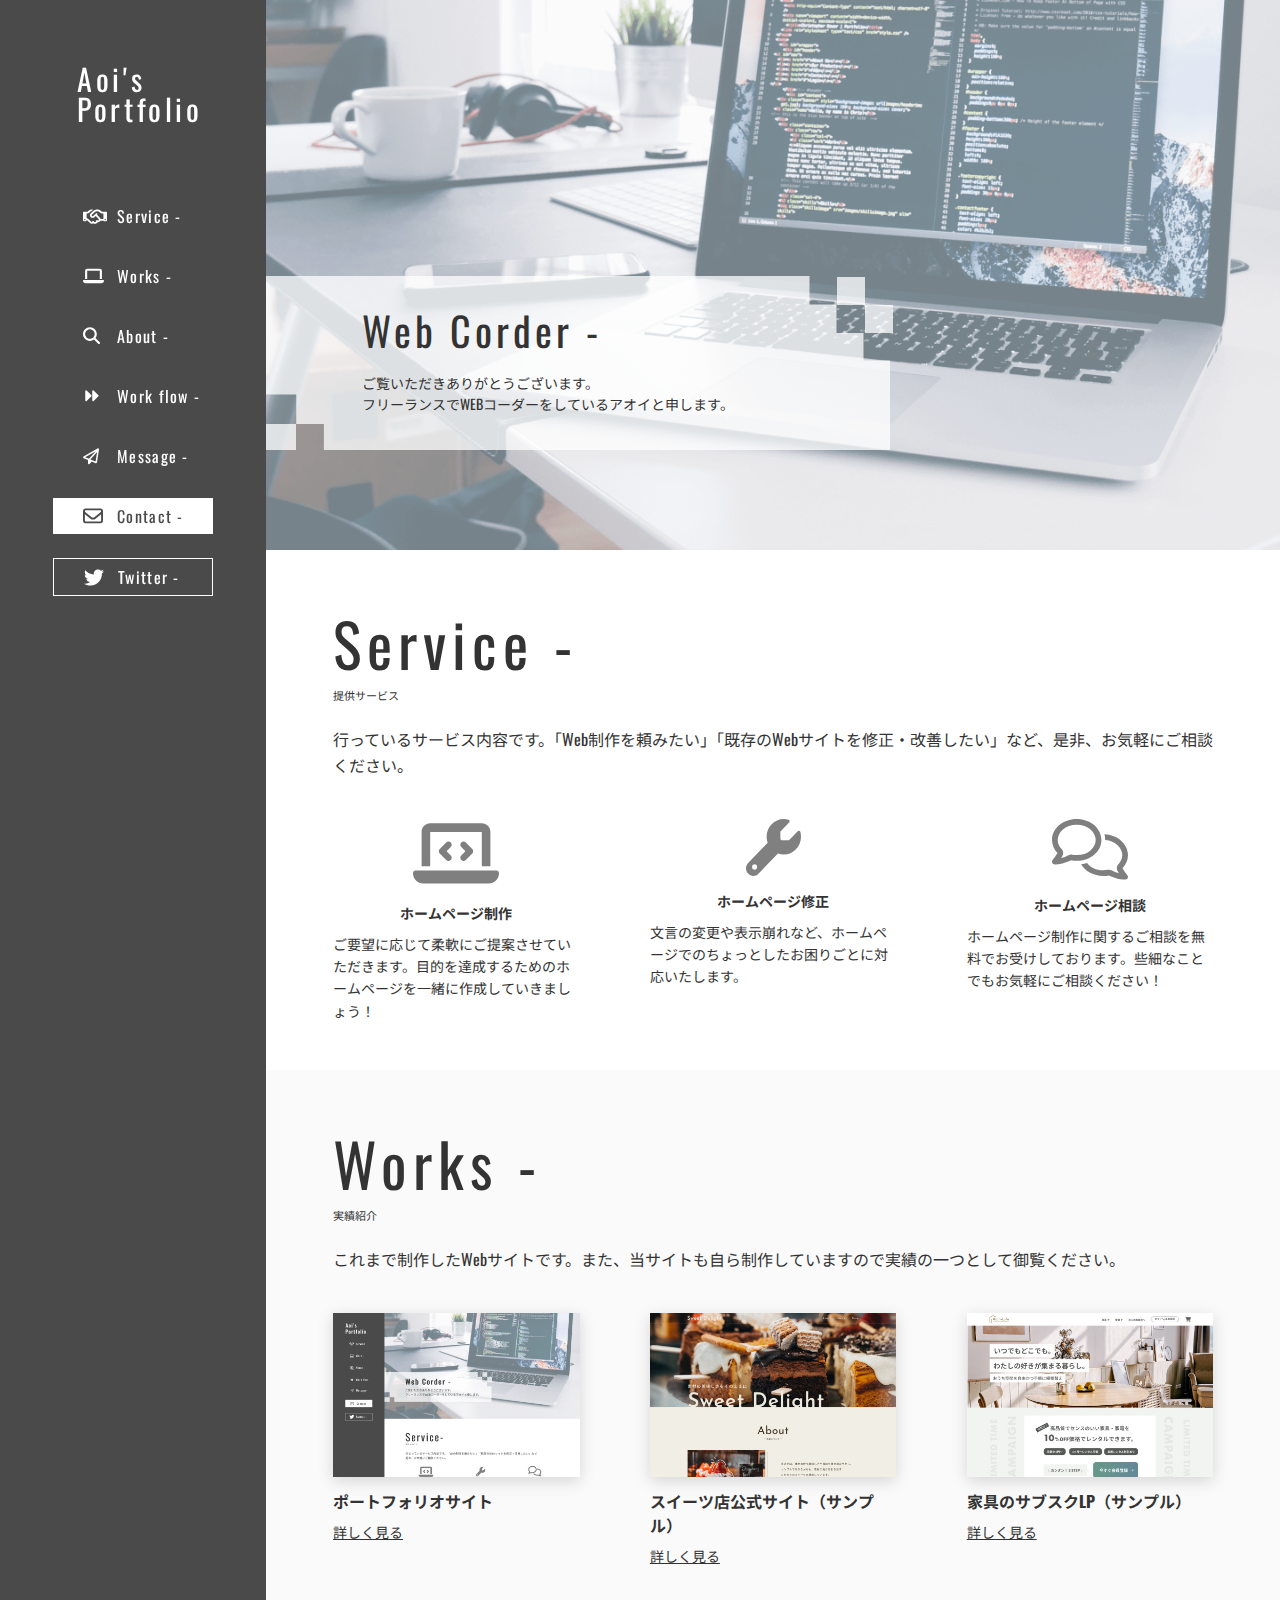
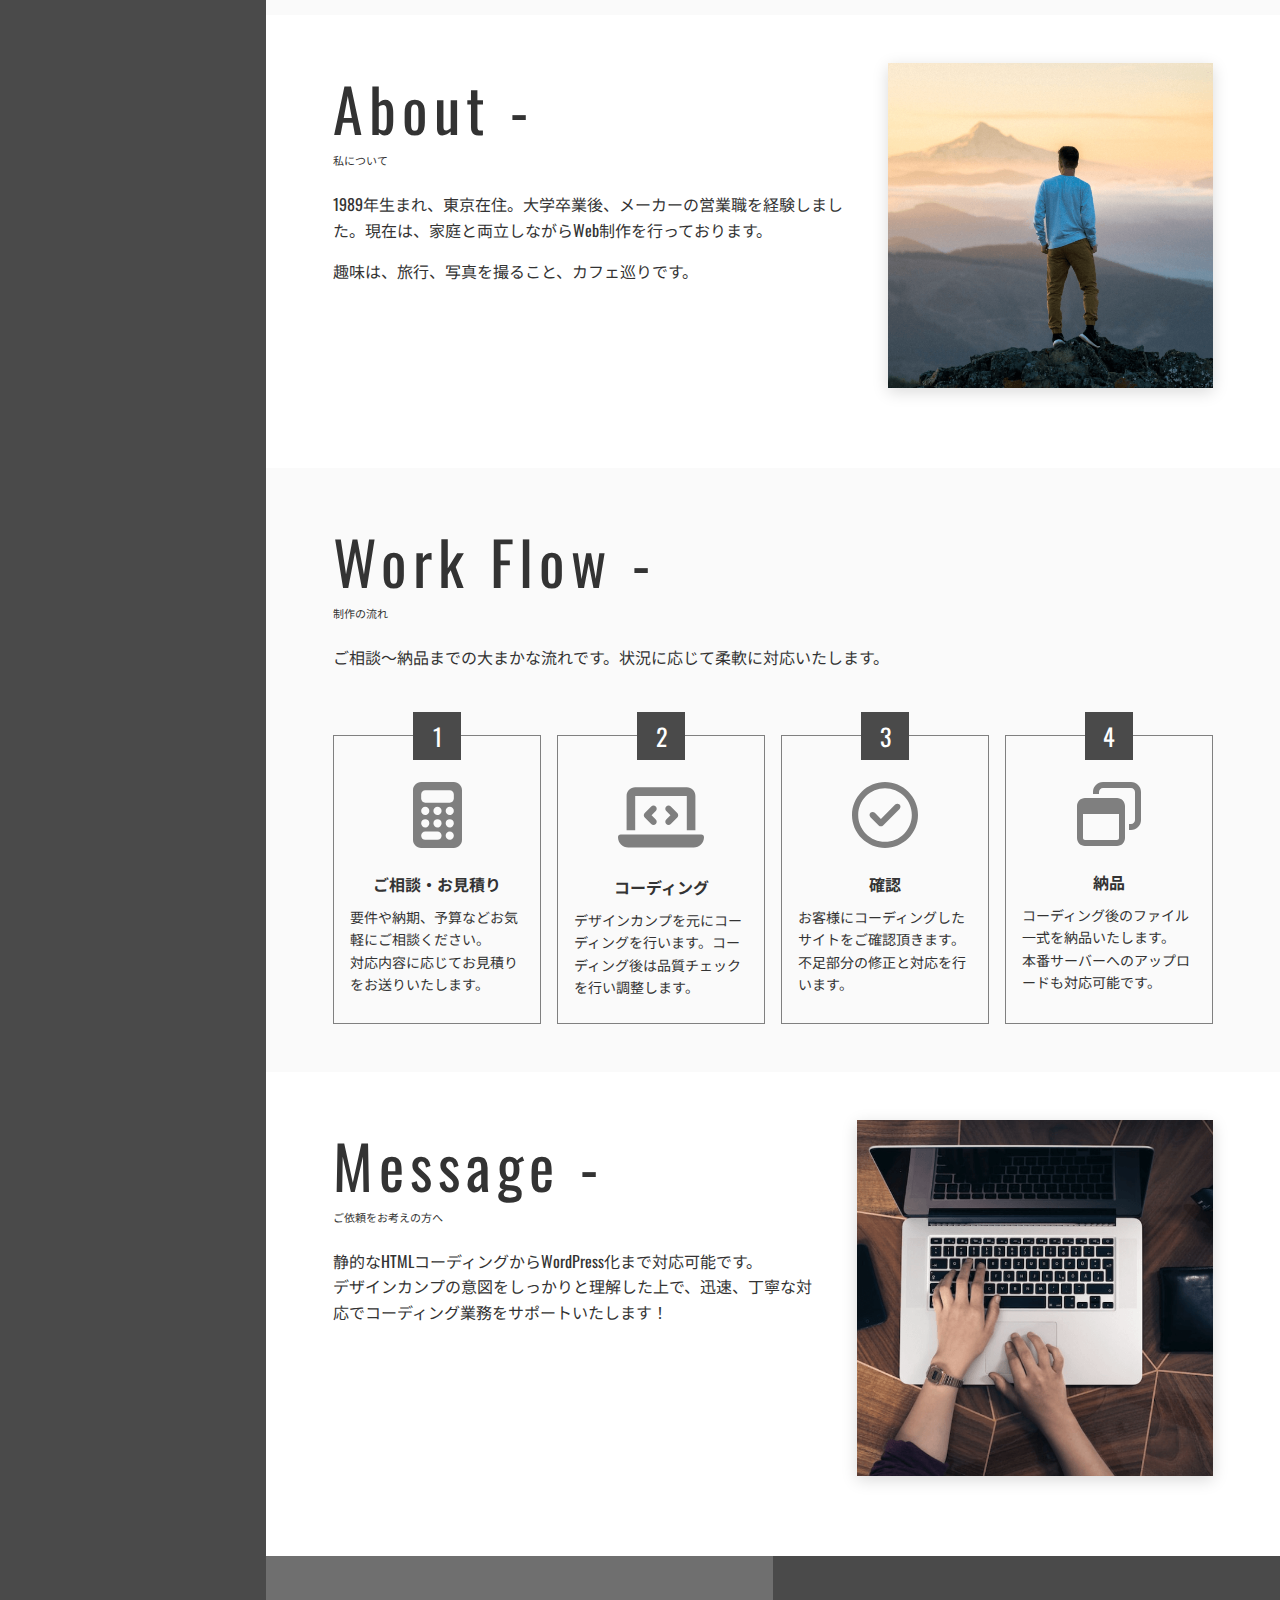
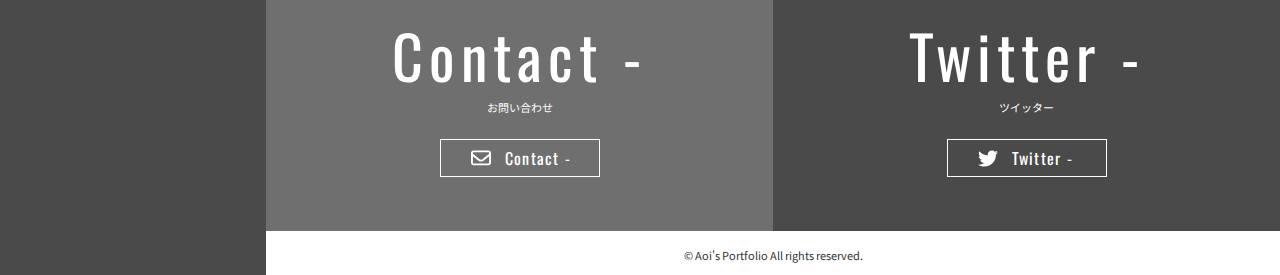
<file: daytora/portfolio_dailytrial/complete/complete_index.html>
<!DOCTYPE html>
<html lang="ja">
  <head>
    <meta charset="UTF-8" />
    <meta name="viewport" content="width=device-width, initial-scale=1.0" />

    <!-- 検索にヒットさせない -->
    <meta name="robots" content="noindex" />

    <title>ポートフォリオサイト</title>
    <meta name="description" content="フリーランスWEBコーダーのアオイのポートフォリオサイトです。「Web制作を頼みたい」「既存のWebサイトを修正・改善したい」などぜひ、お気軽にご相談ください。" />

    <!-- Google Fonts -->
    <link rel="preconnect" href="https://fonts.googleapis.com" />
    <link rel="preconnect" href="https://fonts.gstatic.com" crossorigin />
    <link href="https://fonts.googleapis.com/css2?family=Noto+Sans+JP:wght@400;700&family=Oswald:wght@400;500&display=swap" rel="stylesheet" />

    <!-- スタイルシート -->
    <link rel="stylesheet" href="./css/reset.css" />
    <link rel="stylesheet" href="./css/style.css" />
  </head>
  <body>
    <div class="wrapper">
      <header class="header">
        <div class="header__container">
          <div class="header__logo">Aoi's<br />Portfolio</div>
          <button type="button" id="js-button-drawer" class="header__menu-button">Menu</button>

          <div id="js-drawer" class="header__contents">
            <nav class="header__nav">
              <ul class="header__nav-list">
                <li class="header__nav-item">
                  <a href="#service" class="header__nav-link button">
                    <span class="button__icon">
                      <svg width="24" height="15" viewBox="0 0 24 15" fill="none" xmlns="http://www.w3.org/2000/svg">
                        <path d="M10.2075 0.428596L8.29125 2.33175C7.7175 2.48818 7.185 2.77495 6.735 3.16974L5.7375 4.05241C5.355 4.39133 4.85625 4.57755 4.3425 4.57755H3.6V9.34475C4.365 9.3671 5.0925 9.67622 5.63625 10.2163L6.97125 11.5421L7.23375 11.8028L8.24625 12.8084C8.47875 13.0393 8.86125 13.0393 9.09375 12.8084C9.1575 12.7451 9.20625 12.6706 9.2325 12.5924C9.3375 12.3056 9.58125 12.0896 9.88125 12.0226C10.1813 11.9555 10.4963 12.0449 10.7138 12.2647L11.1188 12.6594C11.5538 13.0915 12.2588 13.0915 12.69 12.6594C12.8925 12.4583 13.0013 12.2013 13.0125 11.9369C13.0275 11.6092 13.2225 11.3187 13.5225 11.1771C13.8225 11.0356 14.1713 11.0654 14.4375 11.2554C14.79 11.5049 15.2813 11.4714 15.5963 11.1585C15.9488 10.8084 15.9488 10.2423 15.5963 9.89596L12.7538 7.07288L11.4112 8.30193C10.3875 9.24047 8.81625 9.25537 7.77375 8.33545C6.585 7.28517 6.55875 5.45278 7.71375 4.36899L10.3425 1.90345C11.37 0.94256 12.7275 0.40625 14.1413 0.40625C15.495 0.40625 16.8038 0.901592 17.8125 1.79172L18.9413 2.78985H20.4H21.9H23.4C23.73 2.78985 24 3.05801 24 3.38575V11.1325C24 11.7917 23.4638 12.3243 22.8 12.3243H21.6C21.1575 12.3243 20.7675 12.0859 20.5613 11.7284H17.3775C17.25 11.9779 17.0813 12.2162 16.8713 12.4248C16.23 13.0617 15.3413 13.3112 14.5088 13.1734C14.3738 13.4453 14.19 13.6985 13.9613 13.9257C12.9375 14.9425 11.3363 15.043 10.1963 14.2274C9.255 15.0021 7.8525 14.9537 6.97125 14.0747L5.9625 13.0691L5.7 12.8084L4.365 11.4825C4.15875 11.2777 3.88875 11.1585 3.6 11.1362C3.6 11.7917 3.06 12.3243 2.4 12.3243H1.2C0.53625 12.3243 0 11.7917 0 11.1325V3.38575C0 3.05801 0.27 2.78985 0.6 2.78985H2.1H3.6H4.3425C4.4175 2.78985 4.48875 2.76378 4.54125 2.71536L5.535 1.83641C6.58125 0.91649 7.9275 0.40625 9.32625 0.40625H9.7125C9.8775 0.40625 10.0463 0.413699 10.2075 0.428596ZM20.4 9.94065V4.57755H18.6C18.3788 4.57755 18.165 4.49561 18.0038 4.35036L16.62 3.12877C15.9375 2.52542 15.0563 2.19395 14.1413 2.19395C13.1888 2.19395 12.2738 2.55522 11.58 3.20326L8.95125 5.66879C8.565 6.03378 8.5725 6.6483 8.97 6.9984C9.31875 7.30752 9.8475 7.30007 10.1888 6.98722L12.885 4.51424C13.2488 4.17904 13.8188 4.20139 14.1563 4.56638C14.4938 4.93137 14.4713 5.49375 14.1038 5.82894L14.0738 5.85874L16.8638 8.62967C17.2388 9.00211 17.4825 9.46021 17.5913 9.93693H20.4V9.94065ZM2.4 10.5366C2.4 10.3785 2.33679 10.2269 2.22426 10.1152C2.11174 10.0034 1.95913 9.94065 1.8 9.94065C1.64087 9.94065 1.48826 10.0034 1.37574 10.1152C1.26321 10.2269 1.2 10.3785 1.2 10.5366C1.2 10.6946 1.26321 10.8462 1.37574 10.9579C1.48826 11.0697 1.64087 11.1325 1.8 11.1325C1.95913 11.1325 2.11174 11.0697 2.22426 10.9579C2.33679 10.8462 2.4 10.6946 2.4 10.5366ZM22.2 11.1325C22.3591 11.1325 22.5117 11.0697 22.6243 10.9579C22.7368 10.8462 22.8 10.6946 22.8 10.5366C22.8 10.3785 22.7368 10.2269 22.6243 10.1152C22.5117 10.0034 22.3591 9.94065 22.2 9.94065C22.0409 9.94065 21.8883 10.0034 21.7757 10.1152C21.6632 10.2269 21.6 10.3785 21.6 10.5366C21.6 10.6946 21.6632 10.8462 21.7757 10.9579C21.8883 11.0697 22.0409 11.1325 22.2 11.1325Z" class="button__icon-path" />
                      </svg>
                    </span>
                    <span class="button__text">Service -</span>
                  </a>
                </li>
                <li class="header__nav-item">
                  <a href="#works" class="header__nav-link button">
                    <span class="button__icon">
                      <svg width="21" height="16" viewBox="0 0 21 16" fill="none" xmlns="http://www.w3.org/2000/svg">
                        <path d="M4.2 0.635498C3.04172 0.635498 2.1 1.57078 2.1 2.72115V11.0638H4.2V2.72115H16.8V11.0638H18.9V2.72115C18.9 1.57078 17.9583 0.635498 16.8 0.635498H4.2ZM0.63 12.1066C0.282187 12.1066 0 12.3868 0 12.7323C0 14.114 1.12875 15.2351 2.52 15.2351H18.48C19.8712 15.2351 21 14.114 21 12.7323C21 12.3868 20.7178 12.1066 20.37 12.1066H0.63Z" class="button__icon-path" />
                      </svg>
                    </span>
                    <span class="button__text">Works -</span>
                  </a>
                </li>
                <li class="header__nav-item">
                  <a href="#about" class="header__nav-link button">
                    <span class="button__icon">
                      <svg width="17" height="18" viewBox="0 0 17 18" fill="none" xmlns="http://www.w3.org/2000/svg">
                        <path d="M13.8125 7.04143C13.8125 8.55504 13.3178 9.95324 12.4844 11.0876L16.6879 15.2657C17.1029 15.6779 17.1029 16.3473 16.6879 16.7595C16.2729 17.1717 15.5988 17.1717 15.1838 16.7595L10.9803 12.5814C9.83808 13.4124 8.43027 13.9005 6.90625 13.9005C3.09121 13.9005 0 10.8304 0 7.04143C0 3.25246 3.09121 0.182373 6.90625 0.182373C10.7213 0.182373 13.8125 3.25246 13.8125 7.04143ZM6.90625 11.79C7.53413 11.79 8.15587 11.6672 8.73595 11.4285C9.31604 11.1899 9.84312 10.8401 10.2871 10.3992C10.7311 9.95824 11.0833 9.43476 11.3235 8.85863C11.5638 8.28251 11.6875 7.66502 11.6875 7.04143C11.6875 6.41784 11.5638 5.80035 11.3235 5.22423C11.0833 4.64811 10.7311 4.12463 10.2871 3.68368C9.84312 3.24273 9.31604 2.89296 8.73595 2.65432C8.15587 2.41568 7.53413 2.29285 6.90625 2.29285C6.27837 2.29285 5.65663 2.41568 5.07654 2.65432C4.49646 2.89296 3.96938 3.24273 3.5254 3.68368C3.08142 4.12463 2.72923 4.64811 2.48895 5.22423C2.24867 5.80035 2.125 6.41784 2.125 7.04143C2.125 7.66502 2.24867 8.28251 2.48895 8.85863C2.72923 9.43476 3.08142 9.95824 3.5254 10.3992C3.96938 10.8401 4.49646 11.1899 5.07654 11.4285C5.65663 11.6672 6.27837 11.79 6.90625 11.79Z" class="button__icon-path" />
                      </svg>
                    </span>
                    <span class="button__text">About -</span>
                  </a>
                </li>
                <li class="header__nav-item">
                  <a href="#flow" class="header__nav-link button">
                    <span class="button__icon">
                      <svg width="16" height="16" viewBox="0 0 16 16" fill="none" xmlns="http://www.w3.org/2000/svg">
                        <path d="M8.43454 7.15642C8.7598 7.47765 8.7598 8.00275 8.43455 8.32398L3.65356 13.0459C3.13521 13.5578 2.25649 13.1906 2.25649 12.4621L2.25649 3.01832C2.25649 2.28979 3.13521 1.92261 3.65355 2.43454L8.43454 7.15642Z" class="button__icon-path" />
                        <path d="M15.4089 7.15642C15.7342 7.47765 15.7342 8.00275 15.4089 8.32398L10.6279 13.0459C10.1096 13.5578 9.23085 13.1906 9.23085 12.4621L9.23085 3.01832C9.23085 2.28979 10.1096 1.92261 10.6279 2.43454L15.4089 7.15642Z" class="button__icon-path" />
                      </svg>
                    </span>
                    <span class="button__text">Work flow -</span>
                  </a>
                </li>
                <li class="header__nav-item">
                  <a href="#message" class="header__nav-link button">
                    <span class="button__icon">
                      <svg width="16" height="17" viewBox="0 0 16 17" fill="none" xmlns="http://www.w3.org/2000/svg">
                        <path d="M0.502817 8.41785C-0.203433 8.81822 -0.137808 9.88587 0.615317 10.1962L4.99969 12.0119V15.2179C4.99969 15.7797 5.45594 16.2328 6.02157 16.2328C6.32469 16.2328 6.61219 16.0994 6.80594 15.8666L8.74344 13.5606L12.6153 15.1621C13.2059 15.4073 13.8903 15.0224 13.9872 14.3955L15.9872 1.4843C16.0466 1.10876 15.8809 0.730116 15.5653 0.515964C15.2497 0.301812 14.8372 0.28319 14.5028 0.472513L0.502817 8.41785ZM2.13094 9.20928L12.8028 3.15406L5.94032 10.7704L5.97782 10.8014L2.13094 9.20928ZM12.6028 13.5451L7.39657 11.388L14.0872 3.96101L12.6028 13.5451Z" class="button__icon-path" />
                      </svg>
                    </span>
                    <span class="button__text">Message -</span>
                  </a>
                </li>
                <li class="header__nav-item">
                  <a href="#contact" class="header__nav-link button button--bg">
                    <span class="button__icon">
                      <svg width="20" height="16" viewBox="0 0 20 16" fill="none" xmlns="http://www.w3.org/2000/svg">
                        <path d="M2.5 2.28406C2.15625 2.28406 1.875 2.56339 1.875 2.90479V3.76217L8.61328 9.25563C9.42188 9.91515 10.582 9.91515 11.3906 9.25563L18.125 3.76217V2.90479C18.125 2.56339 17.8438 2.28406 17.5 2.28406H2.5ZM1.875 6.17138V12.8365C1.875 13.1779 2.15625 13.4572 2.5 13.4572H17.5C17.8438 13.4572 18.125 13.1779 18.125 12.8365V6.17138L12.5781 10.6949C11.0781 11.917 8.91797 11.917 7.42188 10.6949L1.875 6.17138ZM0 2.90479C0 1.53531 1.12109 0.421875 2.5 0.421875H17.5C18.8789 0.421875 20 1.53531 20 2.90479V12.8365C20 14.2059 18.8789 15.3194 17.5 15.3194H2.5C1.12109 15.3194 0 14.2059 0 12.8365V2.90479Z" class="button__icon-path button__icon-path--contact" />
                      </svg>
                    </span>
                    <span class="button__text">Contact -</span>
                  </a>
                </li>
                <li class="header__nav-item">
                  <a href="#twitter" class="header__nav-link button button--border">
                    <span class="button__icon">
                      <svg width="20" height="21" viewBox="0 0 20 21" fill="none" xmlns="http://www.w3.org/2000/svg">
                        <path d="M17.9441 6.40799C17.9568 6.58444 17.9568 6.76092 17.9568 6.93736C17.9568 12.3191 13.8325 18.5201 6.29441 18.5201C3.97207 18.5201 1.81473 17.8521 0 16.6926C0.329961 16.7304 0.647187 16.743 0.989844 16.743C2.90605 16.743 4.67004 16.1002 6.07867 15.0037C4.27664 14.9659 2.76648 13.7937 2.24617 12.1805C2.5 12.2183 2.75379 12.2435 3.02031 12.2435C3.38832 12.2435 3.75637 12.193 4.09898 12.1049C2.22082 11.7267 0.812148 10.0883 0.812148 8.10949V8.05909C1.35781 8.36158 1.99238 8.55063 2.66492 8.57581C1.56086 7.84479 0.837539 6.59704 0.837539 5.18543C0.837539 4.42922 1.04055 3.73602 1.3959 3.13105C3.41367 5.60136 6.44668 7.21459 9.84766 7.39107C9.78422 7.08858 9.74613 6.77353 9.74613 6.45843C9.74613 4.21496 11.5736 2.38745 13.8451 2.38745C15.0253 2.38745 16.0913 2.87899 16.84 3.67302C17.7664 3.49658 18.6547 3.15626 19.4416 2.68994C19.137 3.63523 18.4898 4.42926 17.6395 4.93337C18.4644 4.84519 19.2639 4.61827 19.9999 4.30322C19.4416 5.10981 18.7436 5.82819 17.9441 6.40799Z" class="button__icon-path" />
                      </svg>
                    </span>
                    <span class="button__text">Twitter -</span>
                  </a>
                </li>
              </ul>
            </nav>
          </div>
        </div>
      </header>

      <main class="main">
        <div class="fv">
          <picture class="fv__img">
            <source media="(min-width: 768px)" srcset="./img/img_fv.png" />
            <img src="./img/sp/img_fv.png" alt="" />
          </picture>
          <div class="fv__contents">
            <h1 class="fv__heading">
              <span class="fv__heading-main">Web Corder -</span>
              <span class="fv__heading-sub">ご覧いただきありがとうございます。<br />フリーランスでWEBコーダーをしているアオイと申します。</span>
            </h1>
          </div>
        </div>

        <section id="service" class="section service">
          <div class="section__inner">
            <h2 class="section__head">
              <span class="section__head-main">Service -</span>
              <span class="section__head-sub">提供サービス</span>
            </h2>
            <p class="section__lead-text">行っているサービス内容です。「Web制作を頼みたい」「既存のWebサイトを修正・改善したい」など、是非、お気軽にご相談ください。</p>
            <div class="section__contents">
              <ul class="service__list">
                <li class="service__item">
                  <div class="service__item-img"><img src="./img/img_service1.svg" alt="" /></div>
                  <h3 class="service__item-name">ホームページ制作</h3>
                  <p class="service__item-text">ご要望に応じて柔軟にご提案させていただきます。目的を達成するためのホームページを一緒に作成していきましょう！</p>
                </li>
                <li class="service__item">
                  <div class="service__item-img"><img src="./img/img_service2.svg" alt="" /></div>
                  <h3 class="service__item-name">ホームページ修正</h3>
                  <p class="service__item-text">文言の変更や表示崩れなど、ホームページでのちょっとしたお困りごとに対応いたします。</p>
                </li>
                <li class="service__item">
                  <div class="service__item-img"><img src="./img/img_service3.svg" alt="" /></div>
                  <h3 class="service__item-name">ホームページ相談</h3>
                  <p class="service__item-text">ホームページ制作に関するご相談を無料でお受けしております。些細なことでもお気軽にご相談ください！</p>
                </li>
              </ul>
            </div>
          </div>
        </section>

        <section id="works" class="section works">
          <div class="section__inner">
            <h2 class="section__head">
              <span class="section__head-main">Works -</span>
              <span class="section__head-sub">実績紹介</span>
            </h2>
            <p class="section__lead-text">これまで制作したWebサイトです。また、当サイトも自ら制作していますので実績の一つとして御覧ください。</p>
            <div class="section__contents">
              <ul class="works__list">
                <li class="works__item">
                  <div class="works__item-img"><img src="./img/img_works1.jpg" alt="" /></div>
                  <h3 class="works__item-name">ポートフォリオサイト</h3>
                  <a href="#" class="works__item-link">詳しく見る</a>
                </li>
                <li class="works__item">
                  <div class="works__item-img"><img src="./img/img_works2.jpg" alt="" /></div>
                  <h3 class="works__item-name">スイーツ店公式サイト（サンプル）</h3>
                  <a href="#" target="_blank" class="works__item-link">詳しく見る</a>
                </li>
                <li class="works__item">
                  <div class="works__item-img"><img src="./img/img_works3.jpg" alt="" /></div>
                  <h3 class="works__item-name">家具のサブスクLP（サンプル）</h3>
                  <a href="#" target="_blank" class="works__item-link">詳しく見る</a>
                </li>
              </ul>
            </div>
          </div>
        </section>

        <section id="about" class="section about">
          <div class="section__inner">
            <div class="about__container">
              <div class="about__img"><img src="./img/img_about.png" alt="" /></div>
              <div class="about__text-contents">
                <h2 class="section__head">
                  <span class="section__head-main">About -</span>
                  <span class="section__head-sub">私について</span>
                </h2>
                <p class="about__text">1989年生まれ、東京在住。大学卒業後、メーカーの営業職を経験しました。現在は、家庭と両立しながらWeb制作を行っております。</p>
                <p class="about__text">趣味は、旅行、写真を撮ること、カフェ巡りです。</p>
              </div>
            </div>
          </div>
        </section>

        <section id="flow" class="section flow">
          <div class="section__inner">
            <h2 class="section__head">
              <span class="section__head-main">Work Flow -</span>
              <span class="section__head-sub">制作の流れ</span>
            </h2>
            <p class="section__lead-text">ご相談〜納品までの大まかな流れです。状況に応じて柔軟に対応いたします。</p>
            <div class="section__contents">
              <ol class="flow__list">
                <li class="flow__item">
                  <p class="flow__item-num">1</p>
                  <div class="flow__item-img"><img src="./img/img_flow1.svg" alt="" /></div>
                  <h3 class="flow__item-name">ご相談・お見積り</h3>
                  <p class="flow__item-text">要件や納期、予算などお気軽にご相談ください。<br />対応内容に応じてお見積りをお送りいたします。</p>
                </li>
                <li class="flow__item">
                  <p class="flow__item-num">2</p>
                  <div class="flow__item-img"><img src="./img/img_flow2.svg" alt="" /></div>
                  <h3 class="flow__item-name">コーディング</h3>
                  <p class="flow__item-text">デザインカンプを元にコーディングを行います。コーディング後は品質チェックを行い調整します。</p>
                </li>
                <li class="flow__item">
                  <p class="flow__item-num">3</p>
                  <div class="flow__item-img"><img src="./img/img_flow3.svg" alt="" /></div>
                  <h3 class="flow__item-name">確認</h3>
                  <p class="flow__item-text">お客様にコーディングしたサイトをご確認頂きます。不足部分の修正と対応を行います。</p>
                </li>
                <li class="flow__item">
                  <p class="flow__item-num">4</p>
                  <div class="flow__item-img"><img src="./img/img_flow4.svg" alt="" /></div>
                  <h3 class="flow__item-name">納品</h3>
                  <p class="flow__item-text">コーディング後のファイル一式を納品いたします。<br />本番サーバーへのアップロードも対応可能です。</p>
                </li>
              </ol>
            </div>
          </div>
        </section>

        <section id="message" class="section message">
          <div class="section__inner">
            <div class="message__container">
              <div class="message__img"><img src="./img/img_message.png" alt="" /></div>
              <div class="message__text-contents">
                <h2 class="section__head">
                  <span class="section__head-main">Message -</span>
                  <span class="section__head-sub">ご依頼をお考えの方へ</span>
                </h2>
                <p class="message__text">静的なHTMLコーディングからWordPress化まで対応可能です。<br />デザインカンプの意図をしっかりと理解した上で、迅速、丁寧な対応でコーディング業務をサポートいたします！</p>
              </div>
            </div>
          </div>
        </section>

        <div class="page-bottom">
          <div class="page-bottom__item page-bottom__item--contact">
            <h2 class="section__head section__head--center">
              <span class="section__head-main">Contact -</span>
              <span class="section__head-sub">お問い合わせ</span>
            </h2>
            <a href="#" target="_blank" class="page-bottom__button button button--border">
              <span class="button__icon">
                <svg width="20" height="16" viewBox="0 0 20 16" fill="none" xmlns="http://www.w3.org/2000/svg">
                  <path d="M2.5 2.28406C2.15625 2.28406 1.875 2.56339 1.875 2.90479V3.76217L8.61328 9.25563C9.42188 9.91515 10.582 9.91515 11.3906 9.25563L18.125 3.76217V2.90479C18.125 2.56339 17.8438 2.28406 17.5 2.28406H2.5ZM1.875 6.17138V12.8365C1.875 13.1779 2.15625 13.4572 2.5 13.4572H17.5C17.8438 13.4572 18.125 13.1779 18.125 12.8365V6.17138L12.5781 10.6949C11.0781 11.917 8.91797 11.917 7.42188 10.6949L1.875 6.17138ZM0 2.90479C0 1.53531 1.12109 0.421875 2.5 0.421875H17.5C18.8789 0.421875 20 1.53531 20 2.90479V12.8365C20 14.2059 18.8789 15.3194 17.5 15.3194H2.5C1.12109 15.3194 0 14.2059 0 12.8365V2.90479Z" class="button__icon-path" />
                </svg>
              </span>
              <span class="button__text">Contact -</span>
            </a>
          </div>
          <div class="page-bottom__item page-bottom__item--twitter">
            <h2 class="section__head section__head--center">
              <span class="section__head-main">Twitter -</span>
              <span class="section__head-sub">ツイッター</span>
            </h2>
            <a href="#" target="_blank" class="page-bottom__button button button--border">
              <span class="button__icon">
                <svg width="20" height="21" viewBox="0 0 20 21" fill="none" xmlns="http://www.w3.org/2000/svg">
                  <path d="M17.9441 6.40799C17.9568 6.58444 17.9568 6.76092 17.9568 6.93736C17.9568 12.3191 13.8325 18.5201 6.29441 18.5201C3.97207 18.5201 1.81473 17.8521 0 16.6926C0.329961 16.7304 0.647187 16.743 0.989844 16.743C2.90605 16.743 4.67004 16.1002 6.07867 15.0037C4.27664 14.9659 2.76648 13.7937 2.24617 12.1805C2.5 12.2183 2.75379 12.2435 3.02031 12.2435C3.38832 12.2435 3.75637 12.193 4.09898 12.1049C2.22082 11.7267 0.812148 10.0883 0.812148 8.10949V8.05909C1.35781 8.36158 1.99238 8.55063 2.66492 8.57581C1.56086 7.84479 0.837539 6.59704 0.837539 5.18543C0.837539 4.42922 1.04055 3.73602 1.3959 3.13105C3.41367 5.60136 6.44668 7.21459 9.84766 7.39107C9.78422 7.08858 9.74613 6.77353 9.74613 6.45843C9.74613 4.21496 11.5736 2.38745 13.8451 2.38745C15.0253 2.38745 16.0913 2.87899 16.84 3.67302C17.7664 3.49658 18.6547 3.15626 19.4416 2.68994C19.137 3.63523 18.4898 4.42926 17.6395 4.93337C18.4644 4.84519 19.2639 4.61827 19.9999 4.30322C19.4416 5.10981 18.7436 5.82819 17.9441 6.40799Z" class="button__icon-path" />
                </svg>
              </span>
              <span class="button__text">Twitter -</span>
            </a>
          </div>
        </div>

        <footer class="footer">
          <small class="footer__copy">&copy; Aoi's Portfolio All rights reserved.</small>
        </footer>
      </main>
    </div>
    <!-- jQuery -->
    <script src="https://ajax.googleapis.com/ajax/libs/jquery/3.7.0/jquery.min.js"></script>
    <script src="./js/index.js"></script>
  </body>
</html>
</file>
<file: daytora/oha/css/style.css>
body {
  font-size: 16px;
  line-height: 1.7;
  color: #111;
  background: #FAFAFA;
  font-family: "Noto Sans JP", sans-serif;
}

@media screen and (max-width: 767px) {
  .hidden-sp {
    display: none;
  }
}

@media screen and (min-width: 768px) {
  .hidden-pc {
    display: none;
  }
}

.inline-block {
  display: inline-block;
  font-weight: inherit;
}

.inner {
  padding-right: 15px;
  padding-left: 15px;
}
@media screen and (min-width: 768px) {
  .inner {
    padding-right: 30px;
    padding-left: 30px;
    max-width: 1200px;
    margin-right: auto;
    margin-left: auto;
  }
}

.heading {
  text-align: center;
  font-family: "Montserrat", sans-serif;
}

.heading__main {
  font-size: 38px;
  font-weight: 700;
  line-height: 1;
  letter-spacing: 3.8px;
}
@media screen and (min-width: 768px) {
  .heading__main {
    font-size: 50px;
    letter-spacing: 5px;
  }
}

.heading__sub {
  margin-top: 14px;
  font-size: 14px;
  font-weight: 400;
  line-height: 1;
  letter-spacing: 1.12px;
}
@media screen and (min-width: 768px) {
  .heading__sub {
    font-size: 16px;
    font-weight: 400;
    letter-spacing: 1.28px;
  }
}

.button {
  font-weight: 700;
  letter-spacing: 0.48px;
  border: 2px solid currentColor;
  border-radius: 60px;
  padding: 8px 28px;
  display: inline-block;
  background: #fff;
  font-size: 16px;
  line-height: 1.7;
  color: #111;
  min-width: 150px;
  text-align: center;
  -webkit-transition: background-color 0.3s, color 0.3s;
  transition: background-color 0.3s, color 0.3s;
}
.button:hover {
  background-color: #fabe00;
}
.button--type2 {
  background-color: #111;
  color: #fff;
}
.button--type2:hover {
  background-color: #fff;
  color: #111;
}

.header__inner {
  display: -webkit-box;
  display: -ms-flexbox;
  display: flex;
  -webkit-box-pack: justify;
      -ms-flex-pack: justify;
          justify-content: space-between;
  padding: 22px 15px;
}
@media screen and (min-width: 768px) {
  .header__inner {
    padding-right: 30px;
    padding-left: 30px;
    padding-bottom: 21px;
    max-width: 1200px;
    margin: 0 auto;
  }
}
@media screen and (min-width: 768px) {
  .header__logo {
    padding-top: 7px;
  }
}
.header__logo a img {
  width: 100px;
  display: block;
}
@media screen and (min-width: 768px) {
  .header__logo a img {
    width: 135px;
  }
}
.header__nav {
  display: none;
}
@media screen and (min-width: 768px) {
  .header__nav {
    display: -webkit-box;
    display: -ms-flexbox;
    display: flex;
    -webkit-box-align: center;
        -ms-flex-align: center;
            align-items: center;
    gap: 40px;
  }
  .header__nav a {
    font-weight: 700;
    letter-spacing: 0.48px;
  }
}
.header__link {
  -webkit-transition: color 0.3s;
  transition: color 0.3s;
}
.header__link:hover {
  color: #f5810e;
}
.header__open {
  margin-top: 3px;
}
@media screen and (min-width: 768px) {
  .header__open {
    display: none;
  }
}
.header .drawer-icon {
  width: 36px;
  height: 21px;
  position: relative;
  z-index: 51;
}
.header .drawer-icon.is-checked .drawer-icon__bar:nth-of-type(1) {
  top: 10px;
  -webkit-transform: rotate(30deg);
          transform: rotate(30deg);
}
.header .drawer-icon.is-checked .drawer-icon__bar:nth-of-type(2) {
  display: none;
}
.header .drawer-icon.is-checked .drawer-icon__bar:nth-of-type(3) {
  top: 10px;
  -webkit-transform: rotate(-30deg);
          transform: rotate(-30deg);
}
.header .drawer-icon__bar {
  position: absolute;
  top: 0;
  left: 0;
  width: 36px;
  height: 3px;
  border-radius: 6px;
  background-color: #111;
  -webkit-transition: top 0.3s linear, -webkit-transform 0.3s linear;
  transition: top 0.3s linear, -webkit-transform 0.3s linear;
  transition: transform 0.3s linear, top 0.3s linear;
  transition: transform 0.3s linear, top 0.3s linear, -webkit-transform 0.3s linear;
}
.header .drawer-icon__bar:nth-of-type(2) {
  top: 9px;
}
.header .drawer-icon__bar:nth-of-type(3) {
  top: 18px;
}

.drawer-content {
  width: 320px;
  height: 100%;
  position: fixed;
  top: 0;
  right: 0;
  background: #f7ba1a;
  z-index: 50;
  padding: 86px 40px 40px;
  -webkit-transform: translateX(100%);
          transform: translateX(100%);
  -webkit-transition: -webkit-transform 0.3s linear;
  transition: -webkit-transform 0.3s linear;
  transition: transform 0.3s linear;
  transition: transform 0.3s linear, -webkit-transform 0.3s linear;
}
.drawer-content.is-checked {
  -webkit-transform: translateX(0);
          transform: translateX(0);
}
.drawer-content__link {
  display: block;
  font-weight: 700;
  letter-spacing: 0.48px;
  padding-top: 14px;
  padding-bottom: 14px;
  text-align: right;
}
.drawer-content__button {
  margin-top: 14px;
  text-align: right;
}

.first-view {
  border-radius: 20px;
  max-width: calc(100% - 30px);
  margin: 0 auto;
  background: -webkit-gradient(linear, left top, left bottom, from(#F8B819), to(#F0D320));
  background: linear-gradient(180deg, #F8B819 0%, #F0D320 100%);
}
@media screen and (min-width: 768px) {
  .first-view {
    border-radius: 30px;
    max-width: calc(100% - 60px);
  }
}
.first-view__inner {
  padding: 50px 20px 256px;
  position: relative;
}
@media screen and (min-width: 768px) {
  .first-view__inner {
    padding-top: 110px;
    padding-bottom: 109px;
    padding-left: 30px;
    padding-right: 30px;
    max-width: 1100px;
    margin-left: auto;
    margin-right: auto;
  }
}
.first-view__main-text span {
  -webkit-font-feature-settings: "palt" on;
          font-feature-settings: "palt" on;
  font-size: 22px;
  font-weight: 700;
  line-height: 1;
  letter-spacing: 2.2px;
  display: block;
  width: -webkit-fit-content;
  width: -moz-fit-content;
  width: fit-content;
  margin-right: auto;
  margin-left: auto;
  background: #fff;
  padding: 10px;
  border-radius: 5px;
}
@media screen and (min-width: 768px) {
  .first-view__main-text span {
    font-size: 38px;
    letter-spacing: 3.8px;
    padding: 12px 16px;
    text-align: left;
    margin-right: 0;
    margin-left: 0;
    border-radius: 5px;
  }
}
.first-view__main-text2 {
  margin-top: 8px;
}
@media screen and (min-width: 768px) {
  .first-view__main-text2 {
    margin-top: 14px;
  }
}
.first-view__sub-text {
  text-align: center;
  font-weight: 700;
  margin-top: 26px;
  letter-spacing: 0.48px;
}
@media screen and (min-width: 768px) {
  .first-view__sub-text {
    font-size: 18px;
    letter-spacing: 0.54px;
    text-align: left;
    margin-top: 20px;
  }
}
.first-view__download {
  margin-top: 22px;
  text-align: center;
}
@media screen and (min-width: 768px) {
  .first-view__download {
    margin-top: 30px;
    text-align: left;
  }
}
.first-view__img {
  position: absolute;
  right: 0;
  bottom: -106px;
  width: 100%;
  text-align: center;
}
@media screen and (min-width: 768px) {
  .first-view__img {
    width: 57.6923076923%;
    text-align: right;
    bottom: -88px;
    right: 30px;
  }
}
.first-view__img img {
  width: 345px;
}
@media screen and (min-width: 768px) {
  .first-view__img img {
    width: 600px;
  }
}

.case {
  margin-top: 100px;
  padding-top: 60px;
  padding-bottom: 60px;
}
@media screen and (min-width: 768px) {
  .case {
    margin-top: 82px;
    padding-top: 70px;
    padding-bottom: 50px;
  }
}
.case__inner {
  padding-left: 40px;
  padding-right: 40px;
}
@media screen and (min-width: 768px) {
  .case__inner {
    max-width: 1000px;
    margin: 0 auto;
  }
}
.case__title {
  font-size: 18px;
  font-weight: 700;
  letter-spacing: 1.8px;
  text-align: center;
}
@media screen and (min-width: 768px) {
  .case__title {
    font-size: 20px;
    letter-spacing: 2px;
  }
}
.case__items {
  margin-top: 24px;
  display: grid;
  grid-template-columns: repeat(2, 1fr);
  gap: 22px 15px;
}
@media screen and (min-width: 768px) {
  .case__items {
    margin-top: 47px;
    grid-template-columns: repeat(4, 1fr);
    gap: 26px 40px;
  }
}
.case__item {
  text-align: center;
}
.news {
  padding-top: 60px;
  padding-bottom: 60px;
}
@media screen and (min-width: 768px) {
  .news {
    padding-top: 50px;
    padding-bottom: 50px;
  }
}
.news__card {
  padding: 40px 12px;
  border-radius: 20px;
  background: #fff;
  -webkit-box-shadow: 0px 9px 30px 0px #f4f4f4;
          box-shadow: 0px 9px 30px 0px #f4f4f4;
}
@media screen and (min-width: 768px) {
  .news__card {
    border-radius: 30px;
    padding-top: 40px;
    padding-bottom: 34px;
    padding-right: 9.2105263158%;
    padding-left: 9.2105263158%;
  }
}
.news__heading {
  font-family: "Montserrat", sans-serif;
  color: #111;
  font-size: 38px;
  font-weight: 700;
  line-height: 1;
  letter-spacing: 3.8px;
  text-align: center;
}
@media screen and (min-width: 768px) {
  .news__heading {
    font-size: 50px;
    letter-spacing: 5px;
    text-align: left;
  }
}
.news__lists {
  margin-top: 28px;
}
@media screen and (min-width: 768px) {
  .news__lists {
    margin-top: 29px;
  }
}
.news__lists > * + * {
  position: relative;
}
.news__lists > * + *::before {
  content: "";
  position: absolute;
  width: 100%;
  height: 1px;
  top: 0;
  left: 0;
  background: #e3e3e3;
}
.news__list {
  padding-top: 10px;
  padding-bottom: 10px;
}
.news__more {
  margin-top: 18px;
  text-align: right;
}
@media screen and (min-width: 768px) {
  .news__more {
    margin-top: 15px;
  }
}
.news__more a {
  font-weight: 700;
  line-height: 1;
  display: inline-block;
  border-bottom: 2px solid currentColor;
  padding-bottom: 8px;
  -webkit-transition: color 0.3s, border-color 0.3s;
  transition: color 0.3s, border-color 0.3s;
}
.news__more a:hover {
  color: #fabe00;
}
.news .news-link {
  display: -webkit-box;
  display: -ms-flexbox;
  display: flex;
  -webkit-box-orient: vertical;
  -webkit-box-direction: normal;
      -ms-flex-direction: column;
          flex-direction: column;
  gap: 8px;
  padding-top: 9px;
  padding-bottom: 10px;
  -webkit-transition: background-color 0.3s;
  transition: background-color 0.3s;
}
.news .news-link:hover {
  background-color: #fff9e5;
}
@media screen and (min-width: 768px) {
  .news .news-link {
    -webkit-box-orient: horizontal;
    -webkit-box-direction: normal;
        -ms-flex-direction: row;
            flex-direction: row;
    padding-top: 12px;
    padding-bottom: 12px;
    gap: 0;
  }
}
.news .news-link__meta {
  display: -webkit-box;
  display: -ms-flexbox;
  display: flex;
  -webkit-box-align: center;
      -ms-flex-align: center;
          align-items: center;
  gap: 12px;
}
@media screen and (min-width: 768px) {
  .news .news-link__meta {
    gap: 14px;
    width: 247px;
    -ms-flex-negative: 0;
        flex-shrink: 0;
  }
}
.news .news-link__date {
  color: #333;
  font-weight: 400;
  white-space: nowrap;
}
@media screen and (min-width: 768px) {
  .news .news-link__date {
    min-width: 119px;
  }
}
.news .news-link__label {
  color: #fff;
  font-size: 11px;
  font-weight: 700;
  border-radius: 2px;
  padding: 2px 10px;
  background: #e4780c;
  min-width: 63px;
  text-align: center;
}
.news .news-link__label.is-news {
  background: #e4780c;
}
.news .news-link__label.is-column {
  background: #ecb815;
}
.news .news-link__label.is-event {
  background: #389b47;
}
.about {
  padding-top: 60px;
  padding-bottom: 60px;
  overflow: hidden;
}
@media screen and (min-width: 768px) {
  .about {
    padding-top: 50px;
    padding-bottom: 100px;
  }
}
.about__inner {
  text-align: center;
}
.about__heading-logo {
  text-align: center;
}
.about__heading-logo img {
  width: 180px;
}
@media screen and (min-width: 768px) {
  .about__heading-logo img {
    width: 230px;
  }
}
.about__contents {
  margin-top: 150px;
  padding-top: 288px;
  padding-bottom: 105px;
  position: relative;
  text-align: center;
}
@media screen and (min-width: 768px) {
  .about__contents {
    margin-top: 176px;
    padding-top: 284px;
    padding-bottom: 100px;
  }
}
.about__contents::before {
  content: "";
  position: absolute;
  display: block;
  width: 1100px;
  height: 1100px;
  border-radius: 50%;
  top: 0;
  left: 50%;
  -webkit-transform: translateX(-50%);
          transform: translateX(-50%);
  background: -webkit-gradient(linear, left top, left bottom, from(#F8B819), to(#F0D320));
  background: linear-gradient(180deg, #F8B819 0%, #F0D320 100%);
  z-index: -1;
}
@media screen and (min-width: 768px) {
  .about__contents::before {
    width: 800px;
    height: 800px;
  }
}
.about__img {
  position: absolute;
  top: -110px;
  left: 0;
  width: 100%;
  text-align: center;
}
@media screen and (min-width: 768px) {
  .about__img {
    top: -126px;
  }
}
.about__img img {
  width: 320px;
}
@media screen and (min-width: 768px) {
  .about__img img {
    width: 330px;
  }
}
.about__description {
  font-weight: 700;
  line-height: 2.3;
}
.about__more-text {
  margin-top: 43px;
  font-weight: 700;
  line-height: 1;
  letter-spacing: 1.28px;
}
@media screen and (min-width: 768px) {
  .about__more-text {
    margin-top: 43px;
  }
}
.about__more-button {
  margin-top: 12px;
  text-align: center;
}
@media screen and (min-width: 768px) {
  .about__more-button {
    margin-top: 15px;
  }
}
.movie {
  padding-top: 60px;
  padding-bottom: 60px;
  background: url(../img/section-bg.png) repeat top left/529px auto;
}
@media screen and (min-width: 768px) {
  .movie {
    padding-top: 100px;
    padding-bottom: 100px;
  }
}
.movie__inner {
  padding-right: 15px;
  padding-left: 15px;
}
.movie__video {
  margin-top: 32px;
  text-align: center;
}
@media screen and (min-width: 768px) {
  .movie__video {
    margin-top: 56px;
  }
}
.movie__video iframe {
  width: 345px;
  max-width: 100%;
  height: auto;
  aspect-ratio: 345/194;
  vertical-align: top;
}
@media screen and (min-width: 768px) {
  .movie__video iframe {
    width: 640px;
    height: auto;
    aspect-ratio: 640/360;
  }
}

.howto {
  padding-top: 60px;
  padding-bottom: 60px;
}
@media screen and (min-width: 768px) {
  .howto {
    padding-top: 100px;
    padding-bottom: 100px;
  }
}
.howto__box {
  display: -webkit-box;
  display: -ms-flexbox;
  display: flex;
  -webkit-box-orient: vertical;
  -webkit-box-direction: normal;
      -ms-flex-direction: column;
          flex-direction: column;
  gap: 112px;
  margin-top: 104px;
}
@media screen and (min-width: 768px) {
  .howto__box {
    margin-top: 89px;
    gap: 75px;
  }
}
.howto__contents {
  border-radius: 30px;
  background: #fffbf0;
  text-align: center;
  padding: 54px 40px 48px;
}
@media screen and (min-width: 768px) {
  .howto__contents {
    border-radius: 40px;
    padding: 44px 96px 56px;
  }
}
.howto__contents-heading {
  text-align: center;
  font-size: 18px;
  font-weight: 700;
  letter-spacing: 1.8px;
  position: relative;
}
@media screen and (min-width: 768px) {
  .howto__contents-heading {
    font-size: 22px;
    letter-spacing: 2.2px;
    padding-right: 95px;
    width: -webkit-fit-content;
    width: -moz-fit-content;
    width: fit-content;
    margin-right: auto;
    margin-left: auto;
  }
}
.howto__contents-heading img {
  width: 85px;
  position: absolute;
  right: 50%;
  -webkit-transform: translateX(50%);
          transform: translateX(50%);
  bottom: calc(100% + 16px);
}
@media screen and (min-width: 768px) {
  .howto__contents-heading img {
    right: 0;
    -webkit-transform: translateX(0);
            transform: translateX(0);
    bottom: 0;
  }
}
@media screen and (min-width: 768px) {
  .is-type2 .howto__contents-heading {
    padding-right: 0;
    padding-left: 95px;
  }
  .is-type2 .howto__contents-heading img {
    right: auto;
    left: 0;
  }
}
.howto__contents-steps {
  margin-top: 65px;
  display: -webkit-box;
  display: -ms-flexbox;
  display: flex;
  -webkit-box-orient: vertical;
  -webkit-box-direction: normal;
      -ms-flex-direction: column;
          flex-direction: column;
  gap: 65px;
}
@media screen and (min-width: 768px) {
  .howto__contents-steps {
    -webkit-box-orient: horizontal;
    -webkit-box-direction: normal;
        -ms-flex-direction: row;
            flex-direction: row;
    -webkit-box-pack: center;
        -ms-flex-pack: center;
            justify-content: center;
    gap: 24px;
    margin-top: 85px;
  }
}
.howto__contents-step {
  padding-top: 50px;
  padding-bottom: 22px;
  padding-right: 10px;
  padding-left: 10px;
  border-radius: 30px;
  border: 3px solid #111;
  background: #fff;
  position: relative;
}
@media screen and (min-width: 768px) {
  .howto__contents-step {
    -webkit-box-flex: 1;
        -ms-flex: 1;
            flex: 1;
  }
}
.howto__contents-step .steps {
  border-radius: 45px;
  border: 3px solid #111;
  background: #f5810e;
  width: 90px;
  height: 90px;
  font-family: Montserrat;
  display: -webkit-box;
  display: -ms-flexbox;
  display: flex;
  -webkit-box-orient: vertical;
  -webkit-box-direction: normal;
      -ms-flex-direction: column;
          flex-direction: column;
  gap: 3px;
  -webkit-box-pack: center;
      -ms-flex-pack: center;
          justify-content: center;
  -webkit-box-align: center;
      -ms-flex-align: center;
          align-items: center;
  position: absolute;
  top: -48px;
  left: 50%;
  -webkit-transform: translateX(-50%);
          transform: translateX(-50%);
}
.is-type2 .howto__contents-step .steps {
  background: #fabe00;
}
.howto__contents-step .step-text {
  font-size: 13px;
  font-weight: 700;
  line-height: 1; /* 13px */
  letter-spacing: 1.3px;
}
.howto__contents-step .step-num {
  color: #fff;
  font-size: 34px;
  font-weight: 700;
  line-height: 1; /* 34px */
  letter-spacing: 3.4px;
}
.howto__contents-step .step-image img {
  width: 160px;
}
@media screen and (min-width: 768px) {
  .howto__contents-step .step-image img {
    width: 200px;
  }
}
.howto__contents-step .step-contents-text {
  margin-top: 8px;
  font-weight: 700;
  letter-spacing: 0.48px;
}

.merit {
  padding-top: 60px;
  padding-bottom: 60px;
}
@media screen and (min-width: 768px) {
  .merit {
    padding-top: 100px;
    padding-bottom: 100px;
  }
}
.merit__steps-box {
  margin-top: 30px;
  display: -webkit-box;
  display: -ms-flexbox;
  display: flex;
  -webkit-box-orient: vertical;
  -webkit-box-direction: normal;
      -ms-flex-direction: column;
          flex-direction: column;
  gap: 30px;
}
@media screen and (min-width: 768px) {
  .merit__steps-box {
    margin-top: 60px;
    gap: 40px;
  }
}
.merit .merit-box {
  border-radius: 20px;
  background: #fff;
  padding: 10px 20px 24px;
}
@media screen and (min-width: 768px) {
  .merit .merit-box {
    padding: 20px 18px;
  }
}
@media screen and (min-width: 768px) {
  .merit__step-content {
    display: -webkit-box;
    display: -ms-flexbox;
    display: flex;
    -webkit-box-orient: horizontal;
    -webkit-box-direction: reverse;
        -ms-flex-direction: row-reverse;
            flex-direction: row-reverse;
    gap: 50px;
    -webkit-box-align: center;
        -ms-flex-align: center;
            align-items: center;
    margin-right: auto;
    margin-left: auto;
    max-width: 920px;
  }
}
@media screen and (min-width: 768px) {
  .merit .is-type2 {
    -webkit-box-orient: horizontal;
    -webkit-box-direction: normal;
        -ms-flex-direction: row;
            flex-direction: row;
  }
}
.merit__content-image {
  text-align: center;
}
@media screen and (min-width: 768px) {
  .merit__content-image {
    width: 38.0434782609%;
  }
}
.merit__content-image img {
  width: 200px;
}
@media screen and (min-width: 768px) {
  .merit__content-image img {
    width: 350px;
  }
}
@media screen and (min-width: 768px) {
  .merit__texts {
    width: 56.5217391304%;
  }
}
.merit__content-title {
  margin-top: 18px;
  display: -webkit-box;
  display: -ms-flexbox;
  display: flex;
  gap: 14px;
  -webkit-box-align: center;
      -ms-flex-align: center;
          align-items: center;
  text-align: left;
  font-family: Montserrat;
}
@media screen and (min-width: 768px) {
  .merit__content-title {
    margin-top: 0;
    gap: 28px;
  }
}
.merit__content-num {
  color: #fabe00;
  font-size: 70px;
  font-weight: 600;
  line-height: 1; /* 70px */
}
@media screen and (min-width: 768px) {
  .merit__content-num {
    font-size: 110px;
  }
}
.merit__content-lead-text {
  font-weight: 700;
  letter-spacing: 1.6px;
}
@media screen and (min-width: 768px) {
  .merit__content-lead-text {
    font-size: 20px;
    letter-spacing: 2px;
  }
}
.merit__content-text {
  margin-top: 10px;
  font-size: 14px;
  font-weight: 400;
  line-height: 2; /* 28px */
}
@media screen and (min-width: 768px) {
  .merit__content-text {
    font-size: 15px;
    margin-top: 16px;
  }
}

.download-section {
  background: -webkit-gradient(linear, left top, left bottom, from(#F8B819), to(#F0D320));
  background: linear-gradient(180deg, #F8B819 0%, #F0D320 100%);
  text-align: center;
  padding-top: 50px;
  padding-bottom: 48px;
}
@media screen and (min-width: 768px) {
  .download-section {
    padding-top: 60px;
    padding-bottom: 58px;
  }
}
.download-section__text {
  text-align: center;
  font-weight: 700;
  line-height: 2; /* 32px */
  letter-spacing: 0.48px;
}
@media screen and (min-width: 768px) {
  .download-section__text {
    font-size: 18px;
    letter-spacing: 0.54px;
  }
}
.download-section__inline-block {
  display: inline-block;
  font-weight: inherit;
}
.download-section__button {
  margin-top: 16px;
}

.compare {
  padding-top: 60px;
  padding-bottom: 60px;
  background: #fff;
}
@media screen and (min-width: 768px) {
  .compare {
    padding-top: 100px;
    padding-bottom: 100px;
  }
}

.compare__title {
  font-size: 20px;
  font-weight: 700;
  line-height: 100%;
  text-align: center;
}
@media screen and (min-width: 768px) {
  .compare__title {
    font-size: 24px;
  }
}

.compare__content {
  margin-top: 43px;
  overflow-x: auto;
  padding-bottom: 38px;
}
@media screen and (min-width: 768px) {
  .compare__content {
    margin-top: 60px;
    padding-bottom: 0;
  }
}

.compare__table {
  width: 620px;
  table-layout: fixed;
  border-collapse: collapse;
  margin-left: auto;
  margin-right: auto;
}
@media screen and (min-width: 768px) {
  .compare__table {
    width: 1000px;
  }
}
.compare__table th,
.compare__table td {
  text-align: center;
  font-weight: 700;
  height: 60px;
  vertical-align: middle;
}
@media screen and (min-width: 768px) {
  .compare__table th,
  .compare__table td {
    height: 100px;
  }
}
.compare__table th:nth-child(1),
.compare__table td:nth-child(1) {
  width: 130px;
}
@media screen and (min-width: 768px) {
  .compare__table th:nth-child(1),
  .compare__table td:nth-child(1) {
    width: 250px;
  }
}
.compare__table th:nth-child(2),
.compare__table td:nth-child(2) {
  width: 90px;
  background: #fff9e5;
  font-size: 16px;
  letter-spacing: 0.48px;
}
@media screen and (min-width: 768px) {
  .compare__table th:nth-child(2),
  .compare__table td:nth-child(2) {
    width: 250px;
    font-size: 25px;
    letter-spacing: 0.75px;
  }
}
.compare__table th:nth-child(2) img,
.compare__table td:nth-child(2) img {
  width: 70px;
}
@media screen and (min-width: 768px) {
  .compare__table th:nth-child(2) img,
  .compare__table td:nth-child(2) img {
    width: 123px;
  }
}
.compare__table th {
  letter-spacing: 0.48px;
}
@media screen and (min-width: 768px) {
  .compare__table th {
    font-size: 20px;
    letter-spacing: 0.6px;
  }
}
.compare__table td {
  font-size: 14px;
  letter-spacing: 0.42px;
}
@media screen and (min-width: 768px) {
  .compare__table td {
    font-size: 16px;
    letter-spacing: 0.48px;
  }
}
.compare__table thead th {
  letter-spacing: 1.6px;
}
@media screen and (min-width: 768px) {
  .compare__table thead th {
    letter-spacing: 2px;
  }
}
.compare__table tbody tr {
  border-top: 1.5px solid #000;
}
@media screen and (min-width: 768px) {
  .compare__table tbody tr {
    border-top-width: 3px;
  }
}
.compare__table tbody th,
.compare__table tbody td {
  height: 58.5px;
}
@media screen and (min-width: 768px) {
  .compare__table tbody th,
  .compare__table tbody td {
    height: 100px;
  }
}

.compare__attention {
  margin-top: 11px;
  color: #686868;
  font-size: 14px;
  font-weight: 700;
  line-height: 100%;
  text-align: center;
}
@media screen and (min-width: 768px) {
  .compare__attention {
    display: none;
  }
}

.qa {
  padding-top: 60px;
  padding-bottom: 60px;
}
@media screen and (min-width: 768px) {
  .qa {
    padding-top: 100px;
    padding-bottom: 100px;
  }
}
@media screen and (min-width: 768px) {
  .qa__inner {
    padding-left: 30px;
    padding-right: 30px;
    max-width: 860px;
  }
}
.qa__boxes {
  margin-top: 52px;
  display: -webkit-box;
  display: -ms-flexbox;
  display: flex;
  -webkit-box-orient: vertical;
  -webkit-box-direction: normal;
      -ms-flex-direction: column;
          flex-direction: column;
  gap: 42px;
}
@media screen and (min-width: 768px) {
  .qa__boxes {
    margin-top: 74px;
  }
}
.qa__box {
  border-radius: 10px;
  border: 3px solid #111;
  background: #fff;
}
.qa__box.is-open .qa-box__head::after {
  -webkit-transform: rotate(0);
          transform: rotate(0);
}
.qa .qa-box__head {
  padding: 29px 37px 17px 12px;
  position: relative;
  display: block;
  width: 100%;
}
@media screen and (min-width: 768px) {
  .qa .qa-box__head {
    padding: 29px 77px 17px 17px;
  }
}
.qa .qa-box__head::after {
  content: "";
  position: absolute;
  top: 50%;
  right: 14px;
  width: 9.26px;
  height: 6.834px;
  background: url(../img/qa-arrow.png) no-repeat center center/contain;
  -webkit-transform: rotate(180deg);
          transform: rotate(180deg);
  margin-top: 3px;
}
@media screen and (min-width: 768px) {
  .qa .qa-box__head::after {
    right: 19px;
  }
}
.qa .qa-box__head-icon {
  font-family: "Montserrat", sans-serif;
  font-size: 22px;
  font-weight: 700;
  line-height: 1; /* 22px */
  display: grid;
  place-items: center;
  width: 44px;
  height: 44px;
  border-radius: 22px;
  border: 3px solid currentColor;
  background: #f5810e;
  position: absolute;
  top: -26px;
  left: 12px;
}
@media screen and (min-width: 768px) {
  .qa .qa-box__head-icon {
    left: 18px;
  }
}
.qa .qa-box__head-text {
  display: block;
  font-size: 14px;
  font-weight: 700;
  letter-spacing: 1.12px;
  text-align: left;
}
@media screen and (min-width: 768px) {
  .qa .qa-box__head-text {
    font-size: 16px;
    line-height: 27px; /* 27.2px */
    letter-spacing: 1.28px;
  }
}
.qa .qa-box__body {
  padding: 13px 14px 17px 12px;
  display: none;
}
@media screen and (min-width: 768px) {
  .qa .qa-box__body {
    padding: 3px 33px 17px 17px;
  }
}
.qa .qa-box__a {
  display: -webkit-box;
  display: -ms-flexbox;
  display: flex;
  gap: 8px;
}
@media screen and (min-width: 768px) {
  .qa .qa-box__a {
    gap: 10px;
  }
}
.qa .qa-box__a-icon {
  font-family: "Montserrat", sans-serif;
  font-size: 22px;
  font-weight: 700;
  line-height: 1; /* 22px */
  display: grid;
  place-items: center;
  width: 44px;
  height: 44px;
  border-radius: 22px;
  border: 3px solid currentColor;
  background: #fabe00;
  -ms-flex-negative: 0;
      flex-shrink: 0;
}
.qa .qa-box__a-text {
  display: block;
  font-size: 14px;
  font-weight: 700;
  letter-spacing: 1.12px;
  -webkit-box-flex: 1;
      -ms-flex-positive: 1;
          flex-grow: 1;
  padding-top: 11px;
}
@media screen and (min-width: 768px) {
  .qa .qa-box__a-text {
    font-size: 16px;
    line-height: 170%; /* 27.2px */
    letter-spacing: 1.28px;
    padding-top: 7px;
  }
}

.contact {
  padding-top: 60px;
  padding-bottom: 60px;
  background: url(../img/section-bg.png) repeat top left/529px auto;
}
@media screen and (min-width: 768px) {
  .contact {
    padding-top: 100px;
    padding-bottom: 100px;
  }
}
.contact__box {
  border-radius: 30px;
  background: #fff;
  padding: 60px 20px;
}
@media screen and (min-width: 768px) {
  .contact__box {
    padding-right: 30px;
    padding-left: 30px;
  }
}
.contact__form {
  margin-top: 30px;
}
@media screen and (min-width: 768px) {
  .contact__form {
    margin-top: 50px;
    max-width: 612px;
    margin-right: auto;
    margin-left: auto;
  }
}
.contact__fields {
  display: -webkit-box;
  display: -ms-flexbox;
  display: flex;
  -webkit-box-orient: vertical;
  -webkit-box-direction: normal;
      -ms-flex-direction: column;
          flex-direction: column;
  gap: 30px;
}
.contact__privacy {
  margin-top: 30px;
  text-align: center;
}
@media screen and (min-width: 768px) {
  .contact__privacy {
    margin-top: 29px;
  }
}
.contact__button {
  margin-top: 28px;
  text-align: center;
}
@media screen and (min-width: 768px) {
  .contact__button {
    margin-top: 35px;
  }
}
@media screen and (min-width: 768px) {
  .contact .form-field {
    display: -webkit-box;
    display: -ms-flexbox;
    display: flex;
    gap: 32px;
  }
}
.contact .form-field__head {
  display: -webkit-box;
  display: -ms-flexbox;
  display: flex;
  gap: 10px;
  -webkit-box-align: center;
      -ms-flex-align: center;
          align-items: center;
}
@media screen and (min-width: 768px) {
  .contact .form-field__head {
    width: 180px;
    -ms-flex-negative: 0;
        flex-shrink: 0;
    -webkit-box-pack: end;
        -ms-flex-pack: end;
            justify-content: flex-end;
  }
}
.contact .form-field__label {
  font-weight: 700;
  line-height: 1.4375;
}
.contact .form-field__tag {
  border-radius: 2px;
  background: #ee8013;
  color: #fff;
  font-size: 11px;
  font-weight: 700;
  line-height: 1; /* 11px */
  letter-spacing: 1.98px;
  display: inline-block;
  padding: 6px 8px 5px;
}
.contact .form-field__tag.is-option {
  background: #43b549;
}
.contact .form-field__item {
  margin-top: 14px;
  -webkit-box-flex: 1;
      -ms-flex-positive: 1;
          flex-grow: 1;
}
@media screen and (min-width: 768px) {
  .contact .form-field__item {
    margin-top: 0;
  }
}
.contact .form-field .form-select {
  -webkit-appearance: none;
     -moz-appearance: none;
          appearance: none;
  width: 100%;
  border-radius: 5px;
  border: 3px solid #111;
  background: #fff;
  font-weight: 700;
  padding: 12px 43px 11px 13px;
  background: url(../img/Polygon\ 1.png) no-repeat center right 14px/13.217px 10.182px;
  -webkit-transition: border-color 0.3s;
  transition: border-color 0.3s;
}
.contact .form-field .form-select:hover, .contact .form-field .form-select:focus {
  border-color: #fabe00;
  outline: none;
}
.contact .form-field .form-textarea {
  width: 100%;
  border-radius: 5px;
  border: 3px solid #111;
  background: #fff;
  padding: 13px;
  height: 180px;
  -webkit-transition: border-color 0.3s;
  transition: border-color 0.3s;
}
.contact .form-field .form-textarea:hover, .contact .form-field .form-textarea:focus {
  border-color: #fabe00;
  outline: none;
}
.contact .form-field__radios {
  display: -webkit-box;
  display: -ms-flexbox;
  display: flex;
  -webkit-box-orient: vertical;
  -webkit-box-direction: normal;
      -ms-flex-direction: column;
          flex-direction: column;
  gap: 18px;
}
@media screen and (min-width: 768px) {
  .contact .form-field__radios {
    -webkit-box-orient: horizontal;
    -webkit-box-direction: normal;
        -ms-flex-direction: row;
            flex-direction: row;
    gap: 30px;
  }
}
.contact .form-field__radio {
  line-height: 1.4375;
}
.contact .form-text {
  border-radius: 5px;
  border: 3px solid #111;
  background: #fff;
  padding: 12px 13px 11px;
  width: 100%;
  -webkit-transition: border-color 0.3s;
  transition: border-color 0.3s;
}
.contact .form-text:hover, .contact .form-text:focus {
  border-color: #fabe00;
  outline: none;
}
.contact .form-radio:hover .form-radio__text::before {
  border-color: #fabe00;
}
.contact .form-radio__input {
  width: 1px;
  height: 1px;
  position: absolute;
  clip: rect(0, 0, 0, 0);
  overflow: hidden;
}
.contact .form-radio__input:checked + .form-radio__text::after {
  opacity: 1;
}
.contact .form-radio__input:focus + .form-radio__text::before {
  border: 3px solid #fabe00;
}
.contact .form-radio__text {
  font-weight: 700;
  padding-left: 28px;
  position: relative;
}
.contact .form-radio__text::before, .contact .form-radio__text::after {
  content: "";
  position: absolute;
  top: 50%;
  -webkit-transform: translateY(-50%);
          transform: translateY(-50%);
  border-radius: 50%;
}
.contact .form-radio__text::before {
  width: 24px;
  height: 24px;
  border: 3px solid #111;
  left: 0;
  -webkit-transition: border-color 0.3s;
  transition: border-color 0.3s;
}
.contact .form-radio__text::after {
  width: 10px;
  height: 10px;
  background: #f5810e;
  left: 7px;
  opacity: 0;
}
.contact .form-checkbox:hover .form-checkbox__text::before {
  border-color: #fabe00;
}
.contact .form-checkbox__input {
  width: 1px;
  height: 1px;
  position: absolute;
  clip: rect(0, 0, 0, 0);
  overflow: hidden;
}
.contact .form-checkbox__input:checked + .form-checkbox__text::after {
  opacity: 1;
}
.contact .form-checkbox__input:focus + .form-checkbox__text::before {
  border-color: #fabe00;
}
.contact .form-checkbox__text {
  position: relative;
  padding-left: 30px;
  font-size: 14px;
  font-weight: 700;
}
.contact .form-checkbox__text::before, .contact .form-checkbox__text::after {
  content: "";
  position: absolute;
  left: 0;
  top: 50%;
  -webkit-transform: translateY(-50%);
          transform: translateY(-50%);
}
.contact .form-checkbox__text::before {
  width: 20px;
  height: 20px;
  border-radius: 1px;
  border: 1px solid #111;
  -webkit-transition: border-color 0.3s;
  transition: border-color 0.3s;
}
.contact .form-checkbox__text::after {
  width: 23px;
  height: 17.53px;
  left: -1px;
  margin-top: -1.2px;
  background: url(../img/check-icon.png) no-repeat center center/contain;
  opacity: 0;
}
.contact .form-checkbox__text a {
  text-decoration: underline;
  font-weight: inherit;
  -webkit-transition: color 0.3s;
  transition: color 0.3s;
}
.contact .form-checkbox__text a:hover {
  color: #f5810e;
}

.footer {
  background: #111;
  padding-top: 8%;
  padding-bottom: 12px;
  text-align: center;
}
.footer__copyright {
  color: #f5f5f5;
  font-size: 12px;
  line-height: 1; /* 12px */
  letter-spacing: 0.96px;
}

.pagetop {
  position: fixed;
  right: 10px;
  bottom: 10px;
  width: min(13.3333333333%, 50px);
}
@media screen and (min-width: 768px) {
  .pagetop {
    right: 16px;
    bottom: 30px;
    width: 76px;
  }
}
</file>
<file: daytora/oha_complete/css/style.css>
body {
  font-size: 16px;
  line-height: 1.7;
  color: #111;
  font-family: "Noto Sans JP", sans-serif;
  background: #fafafa;
}

@media screen and (max-width: 767px) {
  .hidden-sp {
    display: none;
  }
}

@media screen and (min-width: 768px) {
  .hidden-pc {
    display: none;
  }
}

.inline-block {
  font-weight: inherit;
  display: inline-block;
}

.inner {
  padding-left: 15px;
  padding-right: 15px;
}
@media screen and (min-width: 768px) {
  .inner {
    padding-left: 30px;
    padding-right: 30px;
    max-width: 1200px;
    margin-left: auto;
    margin-right: auto;
  }
}

.heading {
  text-align: center;
  font-family: "Montserrat", sans-serif;
}

.heading__en {
  font-size: 38px;
  font-weight: 700;
  line-height: 100%;
  letter-spacing: 3.8px;
}
@media screen and (min-width: 768px) {
  .heading__en {
    font-size: 50px;
    letter-spacing: 5px;
  }
}

.heading__ja {
  font-size: 14px;
  font-weight: 400;
  line-height: 100%;
  letter-spacing: 1.12px;
  margin-top: 14px;
}
@media screen and (min-width: 768px) {
  .heading__ja {
    font-size: 16px;
    letter-spacing: 1.28px;
  }
}

.button {
  font-weight: 700;
  letter-spacing: 0.48px;
  padding: 8px 28px;
  display: inline-block;
  border-radius: 60px;
  border: 2px solid currentColor;
  background: #fff;
  font-size: 16px;
  line-height: 1.7;
  color: #111;
  min-width: 150px;
  text-align: center;
  -webkit-transition: background-color 0.3s, color 0.3s;
  transition: background-color 0.3s, color 0.3s;
}
.button:hover {
  background-color: #fabe00;
}
.button--type2 {
  background-color: #111;
  color: #fff;
}
.button--type2:hover {
  background-color: #fff;
  color: #111;
}

.header__inner {
  display: -webkit-box;
  display: -ms-flexbox;
  display: flex;
  -webkit-box-pack: justify;
      -ms-flex-pack: justify;
          justify-content: space-between;
  padding: 22px 15px;
}
@media screen and (min-width: 768px) {
  .header__inner {
    padding-left: 30px;
    padding-right: 30px;
    padding-bottom: 21px;
    max-width: 1200px;
    margin-left: auto;
    margin-right: auto;
  }
}

@media screen and (min-width: 768px) {
  .header__logo {
    padding-top: 6px;
  }
}
.header__logo a img {
  width: 100px;
  display: block;
}
@media screen and (min-width: 768px) {
  .header__logo a img {
    width: 135px;
  }
}

.header__nav {
  display: none;
}
@media screen and (min-width: 768px) {
  .header__nav {
    display: -webkit-box;
    display: -ms-flexbox;
    display: flex;
    -webkit-box-align: center;
        -ms-flex-align: center;
            align-items: center;
    gap: 40px;
  }
}

.header__link {
  font-weight: 700;
  letter-spacing: 0.48px;
  -webkit-transition: color 0.3s;
  transition: color 0.3s;
}
.header__link:hover {
  color: #f5810e;
}

.header__open {
  margin-top: 3px;
}
@media screen and (min-width: 768px) {
  .header__open {
    display: none;
  }
}

.drawer-icon {
  width: 36px;
  height: 21px;
  position: relative;
  z-index: 51;
}
.drawer-icon.is-checked .drawer-icon__bar:nth-of-type(1) {
  top: 10px;
  -webkit-transform: rotate(30deg);
          transform: rotate(30deg);
}
.drawer-icon.is-checked .drawer-icon__bar:nth-of-type(2) {
  display: none;
}
.drawer-icon.is-checked .drawer-icon__bar:nth-of-type(3) {
  top: 10px;
  -webkit-transform: rotate(-30deg);
          transform: rotate(-30deg);
}

.drawer-icon__bar {
  position: absolute;
  top: 0;
  left: 0;
  width: 36px;
  height: 3px;
  border-radius: 6px;
  background: #111;
  -webkit-transition: top 0.3s linear, -webkit-transform 0.3s linear;
  transition: top 0.3s linear, -webkit-transform 0.3s linear;
  transition: transform 0.3s linear, top 0.3s linear;
  transition: transform 0.3s linear, top 0.3s linear, -webkit-transform 0.3s linear;
}
.drawer-icon__bar:nth-of-type(2) {
  top: 9px;
}
.drawer-icon__bar:nth-of-type(3) {
  top: 18px;
}

.drawer-content {
  width: 320px;
  height: 100%;
  position: fixed;
  top: 0;
  right: 0;
  background: #f7ba1a;
  z-index: 50;
  padding: 86px 40px 40px;
  -webkit-transform: translateX(100%);
          transform: translateX(100%);
  -webkit-transition: -webkit-transform 0.3s linear;
  transition: -webkit-transform 0.3s linear;
  transition: transform 0.3s linear;
  transition: transform 0.3s linear, -webkit-transform 0.3s linear;
}
.drawer-content.is-checked {
  -webkit-transform: translateX(0);
          transform: translateX(0);
}

.drawer-content__link {
  display: block;
  padding-top: 14px;
  padding-bottom: 14px;
  text-align: right;
  font-weight: 700;
  letter-spacing: 0.48px;
}

.drawer-content__button {
  margin-top: 14px;
  text-align: right;
}

.mv {
  border-radius: 20px;
  max-width: calc(100% - 30px);
  margin-left: auto;
  margin-right: auto;
  background: -webkit-gradient(linear, left top, left bottom, from(#f8b819), to(#f0d320));
  background: linear-gradient(180deg, #f8b819 0%, #f0d320 100%);
}
@media screen and (min-width: 768px) {
  .mv {
    border-radius: 30px;
    max-width: calc(100% - 60px);
  }
}

.mv__inner {
  padding: 50px 20px 255px;
  position: relative;
}
@media screen and (min-width: 768px) {
  .mv__inner {
    padding-top: 110px;
    padding-bottom: 109px;
    padding-left: 30px;
    padding-right: 30px;
    max-width: 1100px;
    margin-left: auto;
    margin-right: auto;
  }
}

.mv__lead1,
.mv__lead2 {
  -webkit-font-feature-settings: "palt" on;
          font-feature-settings: "palt" on;
  font-size: 22px;
  font-weight: 700;
  line-height: 1;
  letter-spacing: 2.2px;
  border-radius: 5px;
  background: #fff;
  padding: 10px;
  display: block;
  width: -webkit-fit-content;
  width: -moz-fit-content;
  width: fit-content;
  margin-left: auto;
  margin-right: auto;
}
@media screen and (min-width: 768px) {
  .mv__lead1,
  .mv__lead2 {
    margin-left: 0;
    margin-right: 0;
    font-size: 38px;
    letter-spacing: 3.8px;
    padding: 12px 16px;
  }
}

.mv__lead2 {
  margin-top: 8px;
}
@media screen and (min-width: 768px) {
  .mv__lead2 {
    margin-top: 14px;
  }
}

.mv__description {
  text-align: center;
  letter-spacing: 0.48px;
  font-weight: 700;
  margin-top: 26px;
}
@media screen and (min-width: 768px) {
  .mv__description {
    text-align: left;
    font-size: 18px;
    letter-spacing: 0.54px;
    margin-top: 20px;
  }
}

.mv__button {
  margin-top: 22px;
  text-align: center;
}
@media screen and (min-width: 768px) {
  .mv__button {
    text-align: left;
    margin-top: 30px;
  }
}
.mv__image {
  position: absolute;
  right: 0;
  bottom: -108px;
  width: 100%;
  text-align: center;
}
@media screen and (min-width: 768px) {
  .mv__image {
    width: 57.6923076923%;
    text-align: right;
    bottom: -88px;
    right: 30px;
  }
}
.mv__image img {
  width: 345px;
}
@media screen and (min-width: 768px) {
  .mv__image img {
    width: 600px;
  }
}

.case {
  margin-top: 108px;
  padding-top: 60px;
  padding-bottom: 60px;
}
@media screen and (min-width: 768px) {
  .case {
    margin-top: 88px;
    padding-top: 70px;
    padding-bottom: 50px;
  }
}

.case__inner {
  padding-left: 40px;
  padding-right: 40px;
}
@media screen and (min-width: 768px) {
  .case__inner {
    max-width: 1000px;
    margin-left: auto;
    margin-right: auto;
  }
}

.case__title {
  font-size: 18px;
  font-weight: 700;
  line-height: 1;
  letter-spacing: 1.8px;
  text-align: center;
}
@media screen and (min-width: 768px) {
  .case__title {
    font-size: 20px;
    letter-spacing: 2px;
  }
}

.case__items {
  margin-top: 30px;
  display: grid;
  grid-template-columns: repeat(2, 1fr);
  gap: 22px 15px;
}
@media screen and (min-width: 768px) {
  .case__items {
    margin-top: 54px;
    grid-template-columns: repeat(4, 1fr);
    gap: 26px 40px;
  }
}

.case__item {
  text-align: center;
}
.news {
  padding-top: 60px;
  padding-bottom: 60px;
}
@media screen and (min-width: 768px) {
  .news {
    padding-top: 50px;
    padding-bottom: 50px;
  }
}

.news__card {
  border-radius: 20px;
  background: #fff;
  -webkit-box-shadow: 0px 9px 30px 0px #f4f4f4;
          box-shadow: 0px 9px 30px 0px #f4f4f4;
  padding: 40px 12px;
}
@media screen and (min-width: 768px) {
  .news__card {
    border-radius: 30px;
    padding-top: 40px;
    padding-bottom: 34px;
    padding-left: 9.2105263158%;
    padding-right: 9.2105263158%;
  }
}

.news__title {
  font-family: "Montserrat", sans-serif;
  font-size: 38px;
  font-weight: 700;
  line-height: 1;
  letter-spacing: 3.8px;
  text-align: center;
}
@media screen and (min-width: 768px) {
  .news__title {
    font-size: 50px;
    letter-spacing: 5px;
    text-align: left;
  }
}

.news__lists {
  margin-top: 28px;
}
@media screen and (min-width: 768px) {
  .news__lists {
    margin-top: 30px;
  }
}
.news__lists > * + * {
  position: relative;
}
.news__lists > * + *::before {
  content: "";
  position: absolute;
  width: 100%;
  height: 1px;
  top: 0;
  left: 0;
  background: #e3e3e3;
}

.news__list:nth-child(n+2) {
  position: relative;
}
.news__list:nth-child(n+2)::before {
  content: "";
  position: absolute;
  width: 100%;
  height: 1px;
  top: 0;
  left: 0;
  background: #e3e3e3;
}

.news__link {
  text-align: right;
  margin-top: 22px;
}
@media screen and (min-width: 768px) {
  .news__link {
    margin-top: 20px;
  }
}
.news__link a {
  font-weight: 700;
  line-height: 100%;
  display: inline-block;
  border-bottom: 2px solid currentColor;
  padding-bottom: 8px;
  vertical-align: top;
  -webkit-transition: color 0.3s;
  transition: color 0.3s;
}
.news__link a:hover {
  color: #fabe00;
}

.news-link {
  display: -webkit-box;
  display: -ms-flexbox;
  display: flex;
  -webkit-box-orient: vertical;
  -webkit-box-direction: normal;
      -ms-flex-direction: column;
          flex-direction: column;
  gap: 7px;
  padding-top: 10px;
  padding-bottom: 10px;
  -webkit-transition: background-color 0.3s;
  transition: background-color 0.3s;
}
@media screen and (min-width: 768px) {
  .news-link {
    -webkit-box-orient: horizontal;
    -webkit-box-direction: normal;
        -ms-flex-direction: row;
            flex-direction: row;
    padding-top: 12px;
    padding-bottom: 12px;
    gap: 0;
  }
}
.news-link:hover {
  background-color: #fff9e5;
}

.news-link__meta {
  display: -webkit-box;
  display: -ms-flexbox;
  display: flex;
  -webkit-box-align: center;
      -ms-flex-align: center;
          align-items: center;
  gap: 12px;
}
@media screen and (min-width: 768px) {
  .news-link__meta {
    width: 247px;
    -ms-flex-negative: 0;
        flex-shrink: 0;
    gap: 14px;
  }
}

.news-link__date {
  color: #333;
  white-space: nowrap;
}
@media screen and (min-width: 768px) {
  .news-link__date {
    width: 119px;
  }
}

.news-link__label {
  color: #fff;
  font-size: 11px;
  font-weight: 700;
  padding: 2px 10px;
  border-radius: 2px;
  background: #e4780c;
  min-width: 63px;
  text-align: center;
}
.news-link__label.is-news {
  background: #e4780c;
}
.news-link__label.is-column {
  background: #ecb815;
}
.news-link__label.is-event {
  background: #389b47;
}

.about {
  padding-top: 60px;
  padding-bottom: 60px;
  overflow: hidden;
}
@media screen and (min-width: 768px) {
  .about {
    padding-top: 50px;
    padding-bottom: 100px;
  }
}

.about__title {
  text-align: center;
}
.about__title img {
  width: 180px;
}
@media screen and (min-width: 768px) {
  .about__title img {
    width: 230px;
  }
}

.about__content {
  margin-top: 150px;
  padding-top: 288px;
  padding-bottom: 105px;
  position: relative;
  text-align: center;
}
@media screen and (min-width: 768px) {
  .about__content {
    margin-top: 176px;
    padding-top: 284px;
    padding-bottom: 100px;
  }
}
.about__content::before {
  content: "";
  width: 1100px;
  height: 1100px;
  border-radius: 50%;
  background: -webkit-gradient(linear, left top, left bottom, from(#f8b819), to(#f0d320));
  background: linear-gradient(180deg, #f8b819 0%, #f0d320 100%);
  position: absolute;
  top: 0;
  left: 50%;
  -webkit-transform: translateX(-50%);
          transform: translateX(-50%);
  z-index: -1;
}
@media screen and (min-width: 768px) {
  .about__content::before {
    width: 800px;
    height: 800px;
  }
}

.about__image {
  position: absolute;
  text-align: center;
  top: -110px;
  left: 0;
  width: 100%;
}
@media screen and (min-width: 768px) {
  .about__image {
    top: -126px;
  }
}
.about__image img {
  width: 320px;
}
@media screen and (min-width: 768px) {
  .about__image img {
    width: 330px;
  }
}

.about__text {
  font-weight: 700;
  line-height: 2.3;
}

.about__pop {
  margin-top: 42px;
  font-weight: 700;
  line-height: 1;
  letter-spacing: 1.28px;
}
@media screen and (min-width: 768px) {
  .about__pop {
    margin-top: 42px;
  }
}

.about__button {
  margin-top: 12px;
}
@media screen and (min-width: 768px) {
  .about__button {
    margin-top: 16px;
  }
}
.movie {
  padding-top: 60px;
  padding-bottom: 60px;
  background: url(../img/section-bg.png) repeat top left/529px auto;
}
@media screen and (min-width: 768px) {
  .movie {
    padding-top: 100px;
    padding-bottom: 100px;
  }
}

.movie__inner {
  padding-left: 15px;
  padding-right: 15px;
}

.movie__iframe {
  margin-top: 32px;
  text-align: center;
}
@media screen and (min-width: 768px) {
  .movie__iframe {
    margin-top: 56px;
  }
}
.movie__iframe iframe {
  width: 345px;
  max-width: 100%;
  height: auto;
  aspect-ratio: 345/194;
  vertical-align: top;
}
@media screen and (min-width: 768px) {
  .movie__iframe iframe {
    width: 640px;
    aspect-ratio: 640/360;
  }
}

.how-to-use {
  padding-top: 60px;
  padding-bottom: 60px;
}
@media screen and (min-width: 768px) {
  .how-to-use {
    padding-top: 100px;
    padding-bottom: 100px;
  }
}

.how-to-use__boxes {
  margin-top: 104px;
  display: -webkit-box;
  display: -ms-flexbox;
  display: flex;
  -webkit-box-orient: vertical;
  -webkit-box-direction: normal;
      -ms-flex-direction: column;
          flex-direction: column;
  gap: 112px;
}
@media screen and (min-width: 768px) {
  .how-to-use__boxes {
    margin-top: 89px;
    gap: 75px;
  }
}

.how-to-use__box {
  border-radius: 30px;
  background: #fffbf0;
  padding: 54px 40px 48px;
}
@media screen and (min-width: 768px) {
  .how-to-use__box {
    border-radius: 40px;
    padding: 44px 10px 56px;
  }
}

.how-to-use__box-title {
  text-align: center;
  font-size: 18px;
  font-weight: 700;
  letter-spacing: 1.8px;
  position: relative;
}
@media screen and (min-width: 768px) {
  .how-to-use__box-title {
    font-size: 22px;
    letter-spacing: 2.2px;
    padding-right: 95px;
    width: -webkit-fit-content;
    width: -moz-fit-content;
    width: fit-content;
    margin-left: auto;
    margin-right: auto;
  }
}
.how-to-use__box-title img {
  width: 85px;
  position: absolute;
  right: 50%;
  -webkit-transform: translateX(50%);
          transform: translateX(50%);
  bottom: calc(100% + 16px);
}
@media screen and (min-width: 768px) {
  .how-to-use__box-title img {
    right: 0;
    -webkit-transform: translateX(0);
            transform: translateX(0);
    bottom: 0;
  }
}
@media screen and (min-width: 768px) {
  .is-type2 .how-to-use__box-title {
    padding-right: 0;
    padding-left: 95px;
  }
  .is-type2 .how-to-use__box-title img {
    right: auto;
    left: 0;
  }
}

.how-to-use__steps {
  margin-top: 20px;
  display: -webkit-box;
  display: -ms-flexbox;
  display: flex;
  -webkit-box-orient: vertical;
  -webkit-box-direction: normal;
      -ms-flex-direction: column;
          flex-direction: column;
  gap: 20px;
}
@media screen and (min-width: 768px) {
  .how-to-use__steps {
    margin-top: 40px;
    max-width: 948px;
    margin-left: auto;
    margin-right: auto;
    -webkit-box-orient: horizontal;
    -webkit-box-direction: normal;
        -ms-flex-direction: row;
            flex-direction: row;
    gap: 24px;
  }
}

@media screen and (min-width: 768px) {
  .how-to-use__step {
    -webkit-box-flex: 1;
        -ms-flex: 1;
            flex: 1;
  }
}

.step-box {
  padding-top: 45px;
  position: relative;
}

.step-box__head {
  display: -webkit-box;
  display: -ms-flexbox;
  display: flex;
  -webkit-box-align: center;
      -ms-flex-align: center;
          align-items: center;
  -webkit-box-pack: center;
      -ms-flex-pack: center;
          justify-content: center;
  -webkit-box-orient: vertical;
  -webkit-box-direction: normal;
      -ms-flex-direction: column;
          flex-direction: column;
  width: 90px;
  height: 90px;
  border-radius: 50%;
  border: 3px solid #111;
  background: #f5810e;
  position: absolute;
  top: 0;
  left: 50%;
  -webkit-transform: translateX(-50%);
          transform: translateX(-50%);
}
.is-type2 .step-box__head {
  background-color: #fabe00;
}

.step-box__head-text {
  font-family: "Montserrat", sans-serif;
  font-size: 13px;
  font-weight: 700;
  line-height: 100%;
  letter-spacing: 1.3px;
}

.step-box__head-number {
  font-family: "Montserrat", sans-serif;
  font-size: 34px;
  font-weight: 700;
  line-height: 100%;
  letter-spacing: 3.4px;
  color: #fff;
  margin-top: 3px;
}

.step-box__body {
  border-radius: 30px;
  border: 3px solid #111;
  background: #fff;
  padding: 47px 10px 23px;
  text-align: center;
}

.step-box__image img {
  width: 160px;
}
@media screen and (min-width: 768px) {
  .step-box__image img {
    width: 200px;
  }
}

.step-box__text {
  font-weight: 700;
  letter-spacing: 0.48px;
  margin-top: 10px;
}

.merit {
  padding-top: 60px;
  padding-bottom: 60px;
}
@media screen and (min-width: 768px) {
  .merit {
    padding-top: 100px;
    padding-bottom: 98px;
  }
}

.merit__boxes {
  margin-top: 30px;
  display: -webkit-box;
  display: -ms-flexbox;
  display: flex;
  -webkit-box-orient: vertical;
  -webkit-box-direction: normal;
      -ms-flex-direction: column;
          flex-direction: column;
  gap: 30px;
}
@media screen and (min-width: 768px) {
  .merit__boxes {
    margin-top: 60px;
    gap: 40px;
  }
}

.merit-box {
  border-radius: 20px;
  background: #fff;
  padding: 10px 20px 24px;
}
@media screen and (min-width: 768px) {
  .merit-box {
    padding: 20px 18px;
    display: -webkit-box;
    display: -ms-flexbox;
    display: flex;
    -webkit-box-align: center;
        -ms-flex-align: center;
            align-items: center;
    -webkit-box-orient: horizontal;
    -webkit-box-direction: reverse;
        -ms-flex-direction: row-reverse;
            flex-direction: row-reverse;
    gap: 50px;
  }
}
@media screen and (min-width: 768px) {
  .merit-box.is-reverse {
    -webkit-box-orient: horizontal;
    -webkit-box-direction: normal;
        -ms-flex-direction: row;
            flex-direction: row;
  }
}

@media screen and (min-width: 768px) {
  .merit-box__content {
    display: -webkit-box;
    display: -ms-flexbox;
    display: flex;
    -webkit-box-align: center;
        -ms-flex-align: center;
            align-items: center;
    -webkit-box-orient: horizontal;
    -webkit-box-direction: reverse;
        -ms-flex-direction: row-reverse;
            flex-direction: row-reverse;
    gap: 50px;
    max-width: 920px;
    margin-left: auto;
    margin-right: auto;
  }
}
@media screen and (min-width: 768px) {
  .is-reverse .merit-box__content {
    -webkit-box-orient: horizontal;
    -webkit-box-direction: normal;
        -ms-flex-direction: row;
            flex-direction: row;
  }
}

.merit-box__image {
  text-align: center;
}
@media screen and (min-width: 768px) {
  .merit-box__image {
    width: 38.0434782609%;
  }
}
.merit-box__image img {
  width: 200px;
}
@media screen and (min-width: 768px) {
  .merit-box__image img {
    width: 350px;
  }
}

.merit-box__body {
  margin-top: 18px;
}
@media screen and (min-width: 768px) {
  .merit-box__body {
    margin-top: 0;
    width: 56.5217391304%;
  }
}

.merit-box__head {
  display: -webkit-box;
  display: -ms-flexbox;
  display: flex;
  -webkit-box-align: center;
      -ms-flex-align: center;
          align-items: center;
  gap: 14px;
}
@media screen and (min-width: 768px) {
  .merit-box__head {
    gap: 28px;
  }
}

.merit-box__number {
  color: #fabe00;
  font-family: "Montserrat", sans-serif;
  font-size: 70px;
  font-weight: 600;
  line-height: 100%;
}
@media screen and (min-width: 768px) {
  .merit-box__number {
    font-size: 110px;
  }
}

.merit-box__title {
  font-family: "Montserrat", sans-serif;
  font-weight: 700;
  letter-spacing: 1.6px;
}
@media screen and (min-width: 768px) {
  .merit-box__title {
    font-size: 20px;
    letter-spacing: 2px;
  }
}

.merit-box__text {
  margin-top: 10px;
  font-size: 14px;
  line-height: 200%;
}
@media screen and (min-width: 768px) {
  .merit-box__text {
    margin-top: 16px;
    font-size: 15px;
  }
}

.compare {
  padding-top: 60px;
  padding-bottom: 60px;
  background: #fff;
}
@media screen and (min-width: 768px) {
  .compare {
    padding-top: 100px;
    padding-bottom: 100px;
  }
}

.compare__title {
  font-size: 20px;
  font-weight: 700;
  line-height: 100%;
  text-align: center;
}
@media screen and (min-width: 768px) {
  .compare__title {
    font-size: 24px;
  }
}

.compare__content {
  margin-top: 40px;
  overflow-x: auto;
  padding-bottom: 38px;
}
@media screen and (min-width: 768px) {
  .compare__content {
    margin-top: 60px;
    padding-bottom: 0;
  }
}

.compare__table {
  width: 620px;
  table-layout: fixed;
  border-collapse: collapse;
  margin-left: auto;
  margin-right: auto;
}
@media screen and (min-width: 768px) {
  .compare__table {
    width: 1000px;
  }
}
.compare__table th,
.compare__table td {
  text-align: center;
  font-weight: 700;
  height: 60px;
  vertical-align: middle;
}
@media screen and (min-width: 768px) {
  .compare__table th,
  .compare__table td {
    height: 100px;
  }
}
.compare__table th:nth-child(1),
.compare__table td:nth-child(1) {
  width: 130px;
}
@media screen and (min-width: 768px) {
  .compare__table th:nth-child(1),
  .compare__table td:nth-child(1) {
    width: 250px;
  }
}
.compare__table th:nth-child(2),
.compare__table td:nth-child(2) {
  width: 90px;
  background: #fff9e5;
  font-size: 16px;
  letter-spacing: 0.48px;
}
@media screen and (min-width: 768px) {
  .compare__table th:nth-child(2),
  .compare__table td:nth-child(2) {
    width: 250px;
    font-size: 25px;
    letter-spacing: 0.75px;
  }
}
.compare__table th:nth-child(2) img,
.compare__table td:nth-child(2) img {
  width: 70px;
}
@media screen and (min-width: 768px) {
  .compare__table th:nth-child(2) img,
  .compare__table td:nth-child(2) img {
    width: 123px;
  }
}
.compare__table th {
  letter-spacing: 0.48px;
}
@media screen and (min-width: 768px) {
  .compare__table th {
    font-size: 20px;
    letter-spacing: 0.6px;
  }
}
.compare__table td {
  font-size: 14px;
  letter-spacing: 0.42px;
}
@media screen and (min-width: 768px) {
  .compare__table td {
    font-size: 16px;
    letter-spacing: 0.48px;
  }
}
.compare__table thead th {
  letter-spacing: 1.6px;
}
@media screen and (min-width: 768px) {
  .compare__table thead th {
    letter-spacing: 2px;
  }
}
.compare__table tbody tr {
  border-top: 1.5px solid #000;
}
@media screen and (min-width: 768px) {
  .compare__table tbody tr {
    border-top-width: 3px;
  }
}
.compare__table tbody th,
.compare__table tbody td {
  height: 58.5px;
}
@media screen and (min-width: 768px) {
  .compare__table tbody th,
  .compare__table tbody td {
    height: 100px;
  }
}

.compare__attention {
  margin-top: 11px;
  color: #686868;
  font-size: 14px;
  font-weight: 700;
  line-height: 100%;
  text-align: center;
}
@media screen and (min-width: 768px) {
  .compare__attention {
    display: none;
  }
}

.qa {
  padding-top: 60px;
  padding-bottom: 60px;
}
@media screen and (min-width: 768px) {
  .qa {
    padding-top: 100px;
    padding-bottom: 100px;
  }
}

@media screen and (min-width: 768px) {
  .qa__inner {
    padding-left: 30px;
    padding-right: 30px;
    max-width: 860px;
  }
}

.qa__boxes {
  margin-top: 52px;
  display: -webkit-box;
  display: -ms-flexbox;
  display: flex;
  -webkit-box-orient: vertical;
  -webkit-box-direction: normal;
      -ms-flex-direction: column;
          flex-direction: column;
  gap: 42px;
}
@media screen and (min-width: 768px) {
  .qa__boxes {
    margin-top: 74px;
  }
}

.qa-box {
  border-radius: 10px;
  border: 3px solid #111;
  background: #fff;
}
.qa-box.is-open .qa-box__head::after {
  -webkit-transform: rotate(0deg);
          transform: rotate(0deg);
}

.qa-box__head {
  padding: 29px 37px 17px 12px;
  position: relative;
  display: block;
  width: 100%;
}
@media screen and (min-width: 768px) {
  .qa-box__head {
    padding: 29px 77px 17px 17px;
  }
}
.qa-box__head::after {
  content: "";
  position: absolute;
  top: 50%;
  right: 14px;
  width: 9.26px;
  height: 6.834px;
  background: url(../img/qa-arrow.png) no-repeat center center/contain;
  -webkit-transform: rotate(180deg);
          transform: rotate(180deg);
  margin-top: 3px;
}
@media screen and (min-width: 768px) {
  .qa-box__head::after {
    right: 22px;
    right: 18px;
    margin-top: 2px;
  }
}

.qa-box__head-icon {
  font-family: "Montserrat", sans-serif;
  font-size: 22px;
  font-weight: 700;
  line-height: 100%;
  display: grid;
  place-items: center;
  width: 44px;
  height: 44px;
  border-radius: 22px;
  border: 3px solid #111;
  background: #f5810e;
  position: absolute;
  top: -26px;
  left: 12px;
}
@media screen and (min-width: 768px) {
  .qa-box__head-icon {
    left: 17px;
  }
}

.qa-box__head-text {
  display: block;
  text-align: left;
  font-size: 14px;
  font-weight: 700;
  letter-spacing: 1.12px;
}
@media screen and (min-width: 768px) {
  .qa-box__head-text {
    font-size: 16px;
    line-height: 27px; /* 168.75% */
    letter-spacing: 1.28px;
  }
}

.qa-box__body {
  padding: 13px 14px 17px 12px;
  display: none;
}
@media screen and (min-width: 768px) {
  .qa-box__body {
    padding: 3px 33px 17px 17px;
  }
}

.qa-box__a {
  display: -webkit-box;
  display: -ms-flexbox;
  display: flex;
  gap: 8px;
}
@media screen and (min-width: 768px) {
  .qa-box__a {
    gap: 10px;
  }
}

.qa-box__a-icon {
  font-family: "Montserrat", sans-serif;
  font-size: 22px;
  font-weight: 700;
  line-height: 100%;
  display: grid;
  place-items: center;
  width: 44px;
  height: 44px;
  border-radius: 22px;
  border: 3px solid #111;
  background: #fabe00;
  -ms-flex-negative: 0;
      flex-shrink: 0;
}

.qa-box__a-text {
  display: block;
  font-size: 14px;
  font-weight: 700;
  letter-spacing: 1.12px;
  -webkit-box-flex: 1;
      -ms-flex-positive: 1;
          flex-grow: 1;
  padding-top: 10px;
}
@media screen and (min-width: 768px) {
  .qa-box__a-text {
    font-size: 16px;
    line-height: 27px; /* 168.75% */
    letter-spacing: 1.28px;
    padding-top: 7px;
  }
}

.gallery {
  padding-top: 60px;
  padding-bottom: 60px;
}
@media screen and (min-width: 768px) {
  .gallery {
    padding-top: 100px;
    padding-bottom: 100px;
  }
}

@media screen and (min-width: 768px) {
  .gallery__inner {
    padding-left: 30px;
    padding-right: 30px;
    max-width: 860px;
  }
}

.gallery__slider {
  margin-top: 30px;
}
@media screen and (min-width: 768px) {
  .gallery__slider {
    margin-top: 60px;
  }
}

.gallery__swiper {
  padding-bottom: 26px;
  padding-right: 5px;
  padding-left: 5px;
  margin-right: -5px;
  margin-left: -5px;
}
@media screen and (min-width: 768px) {
  .gallery__swiper {
    padding-right: 80px;
    padding-left: 80px;
    margin-right: 0;
    margin-left: 0;
  }
}

.gallery__pagination {
  display: -webkit-box;
  display: -ms-flexbox;
  display: flex;
  -webkit-box-pack: center;
      -ms-flex-pack: center;
          justify-content: center;
  gap: 12px;
  bottom: 0 !important;
}
.gallery__pagination .swiper-pagination-bullet {
  width: 10px;
  height: 10px;
  margin-left: 0 !important;
  margin-right: 0 !important;
  background: #bcbcbc;
  opacity: 1;
}
.gallery__pagination .swiper-pagination-bullet.swiper-pagination-bullet-active {
  background: #fabe00;
}

.gallery__prev,
.gallery__next {
  width: 40px;
  height: 40px;
  margin-top: -38px;
}
@media screen and (min-width: 768px) {
  .gallery__prev,
  .gallery__next {
    width: 50px;
    height: 50px;
    margin-top: -60px;
  }
}
.gallery__prev::after,
.gallery__next::after {
  display: none;
}

.gallery__prev {
  left: 0;
  background: url(../img/prev-icon.png) no-repeat center center/contain;
}
@media screen and (min-width: 768px) {
  .gallery__prev {
    left: 10px;
  }
}

.gallery__next {
  right: 0;
  background: url(../img/next-icon.png) no-repeat center center/contain;
}
@media screen and (min-width: 768px) {
  .gallery__next {
    right: 10px;
  }
}

.gallery-card {
  border-radius: 20px;
  border: 3px solid #111;
  background: #fff;
  -webkit-box-shadow: 0px 9px 30px 0px #f4f4f4;
          box-shadow: 0px 9px 30px 0px #f4f4f4;
  padding: 12px 12px 9px 12px;
}
@media screen and (min-width: 768px) {
  .gallery-card {
    border-radius: 30px;
    padding: 17px 17px 15px 17px;
  }
}

.gallery-card__image {
  text-align: center;
}
.gallery-card__image img {
  border-radius: 10px;
}
@media screen and (min-width: 768px) {
  .gallery-card__image img {
    border-radius: 20px;
  }
}

.gallery-card__text {
  margin-top: 11px;
  text-align: center;
  font-size: 14px;
}
@media screen and (min-width: 768px) {
  .gallery-card__text {
    margin-top: 18px;
    font-size: 16px;
  }
}

.contact {
  padding-top: 60px;
  padding-bottom: 60px;
  background: url(../img/section-bg.png) repeat top left/529px auto;
}
@media screen and (min-width: 768px) {
  .contact {
    padding-top: 100px;
    padding-bottom: 100px;
  }
}

.contact__box {
  border-radius: 30px;
  background: #fff;
  padding: 60px 20px;
}
@media screen and (min-width: 768px) {
  .contact__box {
    padding-left: 30px;
    padding-right: 30px;
  }
}

.contact__form {
  margin-top: 30px;
}
@media screen and (min-width: 768px) {
  .contact__form {
    margin-top: 50px;
    max-width: 612px;
    margin-left: auto;
    margin-right: auto;
  }
}

.contact__fields {
  display: -webkit-box;
  display: -ms-flexbox;
  display: flex;
  -webkit-box-orient: vertical;
  -webkit-box-direction: normal;
      -ms-flex-direction: column;
          flex-direction: column;
  gap: 30px;
}

.contact__privacy {
  margin-top: 29px;
  text-align: center;
}

.contact__button {
  margin-top: 29px;
  text-align: center;
}
@media screen and (min-width: 768px) {
  .contact__button {
    margin-top: 38px;
  }
}

@media screen and (min-width: 768px) {
  .form-field {
    display: -webkit-box;
    display: -ms-flexbox;
    display: flex;
    gap: 32px;
  }
}

.form-field__head {
  display: -webkit-box;
  display: -ms-flexbox;
  display: flex;
  -webkit-box-align: center;
      -ms-flex-align: center;
          align-items: center;
  gap: 10px;
}
@media screen and (min-width: 768px) {
  .form-field__head {
    width: 180px;
    -ms-flex-negative: 0;
        flex-shrink: 0;
    -webkit-box-pack: end;
        -ms-flex-pack: end;
            justify-content: flex-end;
  }
}

.form-field__label {
  font-weight: 700;
  line-height: 1.4375;
}

.form-field__tag {
  display: inline-block;
  border-radius: 2px;
  background: #ee8013;
  padding: 6px 8px 5px 8px;
  color: #fff;
  font-size: 11px;
  font-weight: 700;
  line-height: 100%;
  letter-spacing: 1.98px;
}
.form-field__tag.is-option {
  background-color: #43b549;
}

.form-field__item {
  margin-top: 15px;
  -webkit-box-flex: 1;
      -ms-flex-positive: 1;
          flex-grow: 1;
}
@media screen and (min-width: 768px) {
  .form-field__item {
    margin-top: 0;
  }
}

.form-text {
  width: 100%;
  border-radius: 5px;
  border: 3px solid #111;
  background: #fff;
  padding: 12px 13px 11px;
  -webkit-transition: border-color 0.3s;
  transition: border-color 0.3s;
}
.form-text:hover, .form-text:focus {
  border-color: #fabe00;
  outline: none;
}

.from-radio {
  line-height: 1.4375;
}
.from-radio:hover .from-radio__text::before {
  border-color: #fabe00;
}

.from-radio__input {
  width: 1px;
  height: 1px;
  position: absolute;
  clip: rect(0, 0, 0, 0);
  overflow: hidden;
}
.from-radio__input:checked + .from-radio__text::after {
  opacity: 1;
}

.from-radio__text {
  font-weight: 700;
  padding-left: 28px;
  position: relative;
}
.from-radio__text::before, .from-radio__text::after {
  content: "";
  position: absolute;
  top: 50%;
  -webkit-transform: translateY(-50%);
          transform: translateY(-50%);
  border-radius: 50%;
}
.from-radio__text::before {
  width: 24px;
  height: 24px;
  border: 3px solid #111;
  left: 0;
  -webkit-transition: border-color 0.3s;
  transition: border-color 0.3s;
}
.from-radio__text::after {
  width: 10px;
  height: 10px;
  background: #f5810e;
  left: 7px;
  opacity: 0;
}

.form-select {
  -webkit-appearance: none;
     -moz-appearance: none;
          appearance: none;
  width: 100%;
  border-radius: 5px;
  border: 3px solid #111;
  background: #fff;
  font-weight: 700;
  padding: 12px 43px 11px 13px;
  background: url(../img/select-arrow.png) no-repeat center right 14px/13.217px 10.182px;
  -webkit-transition: border-color 0.3s;
  transition: border-color 0.3s;
}
.form-select:hover, .form-select:focus {
  border-color: #fabe00;
  outline: none;
}

.form-textarea {
  border-radius: 5px;
  border: 3px solid #111;
  background: #fff;
  width: 100%;
  height: 180px;
  padding: 13px;
  -webkit-transition: border-color 0.3s;
  transition: border-color 0.3s;
}
.form-textarea:hover, .form-textarea:focus {
  border-color: #fabe00;
  outline: none;
}

.form-field__radios {
  display: -webkit-box;
  display: -ms-flexbox;
  display: flex;
  -webkit-box-orient: vertical;
  -webkit-box-direction: normal;
      -ms-flex-direction: column;
          flex-direction: column;
  gap: 17px;
}
@media screen and (min-width: 768px) {
  .form-field__radios {
    -webkit-box-orient: horizontal;
    -webkit-box-direction: normal;
        -ms-flex-direction: row;
            flex-direction: row;
    gap: 30px;
  }
}

.form-checkbox:hover .form-checkbox__text::before {
  border-color: #fabe00;
}

.form-checkbox__input {
  width: 1px;
  height: 1px;
  position: absolute;
  clip: rect(0, 0, 0, 0);
  overflow: hidden;
}
.form-checkbox__input:checked + .form-checkbox__text::after {
  opacity: 1;
}
.form-checkbox__input:focus + .form-checkbox__text::before {
  border-color: #fabe00;
}

.form-checkbox__text {
  position: relative;
  padding-left: 30px;
  font-size: 14px;
  font-weight: 700;
}
.form-checkbox__text::before, .form-checkbox__text::after {
  content: "";
  position: absolute;
  left: 0;
  top: 50%;
  -webkit-transform: translateY(-50%);
          transform: translateY(-50%);
}
.form-checkbox__text::before {
  width: 20px;
  height: 20px;
  border-radius: 1px;
  border: 1px solid #111;
  -webkit-transition: border-color 0.3s;
  transition: border-color 0.3s;
}
@media screen and (min-width: 768px) {
  .form-checkbox__text::before {
    margin-top: 2px;
  }
}
.form-checkbox__text::after {
  width: 23px;
  height: 17.53px;
  left: -1px;
  margin-top: -1.2px;
  background: url(../img/check-icon.png) no-repeat center center/contain;
  opacity: 0;
}
@media screen and (min-width: 768px) {
  .form-checkbox__text::after {
    margin-top: 0.8px;
  }
}
.form-checkbox__text a {
  text-decoration-line: underline;
  font-weight: 700;
  -webkit-transition: color 0.3s;
  transition: color 0.3s;
}
.form-checkbox__text a:hover {
  color: #f5810e;
}

.cta {
  background: -webkit-gradient(linear, left top, left bottom, from(#f8b819), to(#f0d320));
  background: linear-gradient(180deg, #f8b819 0%, #f0d320 100%);
  text-align: center;
  padding-top: 50px;
  padding-bottom: 50px;
}
@media screen and (min-width: 768px) {
  .cta {
    padding-top: 60px;
    padding-bottom: 60px;
  }
}

.cat__text {
  font-weight: 700;
  line-height: 200%;
  letter-spacing: 0.48px;
}
@media screen and (min-width: 768px) {
  .cat__text {
    font-size: 18px;
    letter-spacing: 0.54px;
  }
}

.cat__button {
  margin-top: 16px;
}

.footer {
  background: #111;
  padding-top: 8px;
  padding-bottom: 12px;
  text-align: center;
}

.footer__copyright {
  color: #f5f5f5;
  font-size: 12px;
  line-height: 100%;
  letter-spacing: 0.96px;
}

.pagetop {
  position: fixed;
  right: 10px;
  bottom: 10px;
  width: min(13.3333333333%, 50px);
  opacity: 0;
  visibility: hidden;
  -webkit-transition: opacity 0.3s, visibility 0.3s;
  transition: opacity 0.3s, visibility 0.3s;
}
@media screen and (min-width: 768px) {
  .pagetop {
    right: 16px;
    bottom: 30px;
    width: 76px;
  }
}
.pagetop.is-show {
  opacity: 1;
  visibility: visible;
}
.about-modal {
  position: fixed;
  inset: 0;
  margin: auto;
  max-width: calc(100% - 30px);
  max-height: calc(100% - 40px);
  overflow: auto;
  padding: 16px 15px 64px;
  border-radius: 20px;
  background: #fff;
  border: none;
  z-index: 60;
}
@media screen and (min-width: 768px) {
  .about-modal {
    width: 1140px;
    padding: 49px 70px 75px;
  }
}
.about-modal::-ms-backdrop {
  opacity: 0.2;
  background: #000;
}
.about-modal::backdrop {
  opacity: 0.2;
  background: #000;
}

.about-modal__head {
  display: -webkit-box;
  display: -ms-flexbox;
  display: flex;
  -webkit-box-pack: end;
      -ms-flex-pack: end;
          justify-content: flex-end;
  position: sticky;
  top: 0;
}

.about-modal__close-icon img {
  width: 37px;
}

.about-modal__body {
  margin-top: 12px;
}
@media screen and (min-width: 768px) {
  .about-modal__body {
    margin-top: 43px;
  }
}
.about-modal__body p {
  font-size: 14px;
}
@media screen and (min-width: 768px) {
  .about-modal__body p {
    font-size: 16px;
  }
}
.about-modal__body p:nth-child(n+2) {
  margin-top: 20px;
}

.about-modal__close-button {
  margin-top: 30px;
  text-align: center;
}

.fade-in-up {
  opacity: 0;
  -webkit-transform: translateY(24px);
          transform: translateY(24px);
  -webkit-transition: opacity 1s, -webkit-transform 1s;
  transition: opacity 1s, -webkit-transform 1s;
  transition: opacity 1s, transform 1s;
  transition: opacity 1s, transform 1s, -webkit-transform 1s;
}
.fade-in-up.is-in-view {
  opacity: 1;
  -webkit-transform: translateY(0);
          transform: translateY(0);
}

.fade-in-down {
  opacity: 0;
  -webkit-transform: translateY(-24px);
          transform: translateY(-24px);
  -webkit-transition: opacity 1s, -webkit-transform 1s;
  transition: opacity 1s, -webkit-transform 1s;
  transition: opacity 1s, transform 1s;
  transition: opacity 1s, transform 1s, -webkit-transform 1s;
}
.fade-in-down.is-in-view {
  opacity: 1;
  -webkit-transform: translateY(0);
          transform: translateY(0);
}

.fade-in {
  opacity: 0;
  -webkit-transition: opacity 1s;
  transition: opacity 1s;
}
.fade-in.is-in-view {
  opacity: 1;
}
</file>
<file: daytora/portfolio_dailytrial/css/style.css>
body {
  font-family: "Oswald", "Noto Sans JP", sans-serif;
  color: #333;
}
body.is-fixed {
  overflow: hidden;
}

.button {
  display: -webkit-box;
  display: -ms-flexbox;
  display: flex;
  -webkit-box-align: center;
      -ms-flex-align: center;
          align-items: center;
  padding: 6px 10px 6px 30px;
  width: 160px;
  margin: 0 auto;
}
.button--bg {
  background-color: #fff;
}
.button--bg .button__text {
  color: #4a4a4a;
}
.button--border {
  border: 1px solid #fff;
}
.button--border .button__text {
  color: #fff;
}
.button__icon {
  width: 24px;
  display: -webkit-box;
  display: -ms-flexbox;
  display: flex;
  -webkit-box-align: center;
      -ms-flex-align: center;
          align-items: center;
}
.button__icon-path {
  fill: #fff;
}
.button__icon-path--contact {
  fill: #4a4a4a;
}
.button__text {
  margin-left: 10px;
  font-size: 16px;
  letter-spacing: 0.08em;
  color: #fff;
}

.header {
  background-color: #4a4a4a;
  position: fixed;
  top: 0;
  left: 0;
  width: 100%;
  z-index: 999;
}
.header__container {
  width: 100%;
  position: relative;
}
.header__logo {
  display: inline-block;
  padding: 14px 24px;
  font-size: 20px;
  color: #fff;
}
.header__menu-button {
  border: none;
  position: absolute;
  top: 24px;
  right: 24px;
  width: 30px;
  height: 36px;
  overflow: hidden;
  color: transparent;
  background: url(../img/bg_menu.png) center center no-repeat;
  background-size: 100% auto;
}
.header__menu-button.is-checked {
  background: url(../img/bg_menu-close.png) center center no-repeat;
  background-size: 100% auto;
}
.header__contents {
  display: none;
  height: calc(100vh - 88px);
  border-top: 1px solid #fff;
  padding-top: 60px;
}
.header__nav-item + .header__nav-item {
  margin-top: 24px;
}

.fv {
  position: relative;
}
.fv__contents {
  position: absolute;
  bottom: 26px;
  left: 0;
  width: 100%;
  height: 209px;
  background: url(../img/sp/bg_fv.png) center center no-repeat;
  background-size: 100% auto;
  padding: 32px;
}
.fv__heading-main {
  display: block;
  font-size: 40px;
  letter-spacing: 0.1em;
}
.fv__heading-sub {
  margin-top: 12px;
  display: block;
  font-size: 14px;
}

.section {
  padding: 48px 0;
}
.section__inner {
  padding: 0 32px;
}
.section__head {
  display: -webkit-box;
  display: -ms-flexbox;
  display: flex;
  -webkit-box-orient: vertical;
  -webkit-box-direction: normal;
      -ms-flex-direction: column;
          flex-direction: column;
  margin-bottom: 32px;
}
.section__head--center {
  text-align: center;
}
.section__head-main {
  font-size: 40px;
  letter-spacing: 0.1em;
}
.section__head-sub {
  font-size: 11px;
}
.section__lead-text {
  font-size: 16px;
  line-height: 1.6;
}
.section__contents {
  margin-top: 40px;
}

.works {
  background-color: #fafafa;
}
.works__item + .works__item {
  margin-top: 40px;
}
.works__item-img {
  margin-bottom: 12px;
}
.works__item-img img {
  -webkit-box-shadow: 0 4px 15px 0 rgba(0, 0, 0, 0.15);
          box-shadow: 0 4px 15px 0 rgba(0, 0, 0, 0.15);
}
.works__item-name {
  font-size: 16px;
  font-weight: bold;
  margin-bottom: 6px;
}
.works__item-link {
  text-decoration: underline;
  font-size: 14px;
}

.about__img {
  margin-bottom: 32px;
}
.about__img img {
  -webkit-box-shadow: 0 4px 15px 0 rgba(0, 0, 0, 0.15);
          box-shadow: 0 4px 15px 0 rgba(0, 0, 0, 0.15);
}
.about__text {
  font-size: 16px;
  line-height: 1.6;
}
.about__text + .about__text {
  margin-top: 1em;
}

.flow {
  background-color: #fafafa;
}
.flow__item {
  display: -webkit-box;
  display: -ms-flexbox;
  display: flex;
  gap: 24px;
}
.flow__item + .flow__item {
  margin-top: 20px;
}
.flow__item-num {
  text-align: center;
}
.flow__item-step {
  letter-spacing: 0.1em;
}
.flow__item-img-container {
  width: 64px;
  height: 64px;
  background-color: #4a4a4a;
  border-radius: 50%;
  display: -webkit-box;
  display: -ms-flexbox;
  display: flex;
  -webkit-box-align: center;
      -ms-flex-align: center;
          align-items: center;
  -webkit-box-pack: center;
      -ms-flex-pack: center;
          justify-content: center;
  margin-top: 8px;
}
.flow__item-img-container svg {
  width: 28px;
}
.flow__item-head {
  font-size: 20px;
  font-weight: bold;
  margin: 0;
}
.flow__item-text {
  margin-top: 12px;
  line-height: 1.6;
}

.message__img {
  margin-bottom: 32px;
}
.message__img img {
  -webkit-box-shadow: 0 4px 15px 0 rgba(0, 0, 0, 0.15);
          box-shadow: 0 4px 15px 0 rgba(0, 0, 0, 0.15);
}
.message__text {
  font-size: 16px;
  line-height: 1.6;
}

.page-bottom {
  color: #fff;
}
.page-bottom__item {
  padding: 40px;
}
.page-bottom__item--contact {
  background-color: #6f6f6f;
}
.page-bottom__item--twitter {
  background-color: #4a4a4a;
}

.footer {
  text-align: center;
  padding: 10px;
}
.footer__copy {
  font-size: 11px;
  font-family: "Noto Sans JP", sans-serif;
}

/*---------------------------------
pc
---------------------------------*/
@media screen and (min-width: 768px) {
  .wrapper {
    display: -webkit-box;
    display: -ms-flexbox;
    display: flex;
  }
  .main {
    -ms-flex-preferred-size: 79.2%;
        flex-basis: 79.2%;
  }
  .header {
    position: relative;
    -ms-flex-preferred-size: 20.8%;
        flex-basis: 20.8%;
    padding: 50px 20px;
  }
  .header__container {
    width: 160px;
    margin: 0 auto;
    position: sticky;
    top: 50px;
  }
  .header__logo {
    font-size: 30px;
    letter-spacing: 0.12em;
    line-height: 1;
  }
  .header__menu-button {
    display: none;
  }
  .header__contents {
    display: block;
    border: none;
  }
  .button {
    -webkit-transition: background 0.3s, color 0.3s, opacity 0.3s;
    transition: background 0.3s, color 0.3s, opacity 0.3s;
  }
  .button:hover {
    background-color: #fff;
  }
  .button:hover .button__icon-path {
    fill: #4a4a4a;
  }
  .button:hover .button__text {
    color: #4a4a4a;
  }
  .button--bg {
    color: #4a4a4a;
  }
  .button--bg:hover {
    opacity: 0.7;
  }
  .section__inner {
    max-width: 944px;
    margin: 0 auto;
  }
  .section__head {
    margin-bottom: 24px;
  }
  .section__head-main {
    font-size: 60px;
  }
  .fv__contents {
    background: url(../img/bg_fv.png) center center no-repeat;
    background-size: 100% auto;
    bottom: 100px;
    left: 0;
    max-width: 627px;
    height: 174px;
    padding-top: 24px;
    padding-left: 96px;
  }
  .service__list {
    display: grid;
    grid-template-columns: repeat(3, 1fr);
    gap: 8%;
  }
  .service__item + .service__item {
    margin-top: 0;
  }
  .works__list {
    display: grid;
    grid-template-columns: repeat(3, 1fr);
    gap: 8%;
  }
  .works__item + .works__item {
    margin-top: 0;
  }
  .works__item-img img {
    height: 156px;
  }
  .about__container {
    display: -webkit-box;
    display: -ms-flexbox;
    display: flex;
    -webkit-box-orient: horizontal;
    -webkit-box-direction: reverse;
        -ms-flex-direction: row-reverse;
            flex-direction: row-reverse;
    gap: 40px;
  }
  .message__container {
    display: -webkit-box;
    display: -ms-flexbox;
    display: flex;
    -webkit-box-orient: horizontal;
    -webkit-box-direction: reverse;
        -ms-flex-direction: row-reverse;
            flex-direction: row-reverse;
    gap: 40px;
  }
  .page-bottom {
    display: grid;
    grid-template-columns: repeat(2, 1fr);
  }
  .page-bottom__item {
    padding: 54px 10px;
  }
}
/*---------------------------------
tb
---------------------------------*/
@media screen and (min-width: 768px) and (max-width: 1024px) {
  .section__head-main {
    font-size: 54px;
  }
  .fv__contents {
    bottom: 50%;
    -webkit-transform: translateY(50%);
            transform: translateY(50%);
  }
}
</file>
<file: daytora/portfolio_dailytrial/complete/css/style.css>
body {
  font-family: "Oswald", "Noto Sans JP", sans-serif;
  color: #333;
}
body.is-fixed {
  overflow: hidden;
}

.button {
  display: -webkit-box;
  display: -ms-flexbox;
  display: flex;
  -webkit-box-align: center;
      -ms-flex-align: center;
          align-items: center;
  padding: 6px 10px 6px 30px;
  width: 160px;
  margin: 0 auto;
}
.button--bg {
  background-color: #fff;
}
.button--bg .button__text {
  color: #4a4a4a;
}
.button--border {
  border: 1px solid #fff;
}
.button--border .button__text {
  color: #fff;
}
.button__icon {
  width: 24px;
  display: -webkit-box;
  display: -ms-flexbox;
  display: flex;
  -webkit-box-align: center;
      -ms-flex-align: center;
          align-items: center;
}
.button__icon-path {
  fill: #fff;
}
.button__icon-path--contact {
  fill: #4a4a4a;
}
.button__text {
  margin-left: 10px;
  font-size: 16px;
  letter-spacing: 0.08em;
  color: #fff;
}

.header {
  background-color: #4a4a4a;
  position: fixed;
  top: 0;
  left: 0;
  width: 100%;
  z-index: 999;
}
.header__container {
  width: 100%;
  position: relative;
}
.header__logo {
  display: inline-block;
  padding: 14px 24px;
  font-size: 20px;
  color: #fff;
}
.header__menu-button {
  border: none;
  position: absolute;
  top: 24px;
  right: 24px;
  width: 30px;
  height: 36px;
  overflow: hidden;
  color: transparent;
  background: url(../img/bg_menu.png) center center no-repeat;
  background-size: 100% auto;
}
.header__menu-button.is-checked {
  background: url(../img/bg_menu-close.png) center center no-repeat;
  background-size: 100% auto;
}
.header__contents {
  display: none;
  height: calc(100vh - 88px);
  border-top: 1px solid #fff;
  padding-top: 60px;
}
.header__nav-item + .header__nav-item {
  margin-top: 24px;
}

.fv {
  position: relative;
}
.fv__contents {
  position: absolute;
  bottom: 26px;
  left: 0;
  width: 100%;
  height: 209px;
  background: url(../img/sp/bg_fv.png) center center no-repeat;
  background-size: 100% auto;
  padding: 32px;
}
.fv__heading-main {
  display: block;
  font-size: 40px;
  letter-spacing: 0.1em;
}
.fv__heading-sub {
  margin-top: 12px;
  display: block;
  font-size: 14px;
}

.section {
  padding: 48px 0;
}
.section__inner {
  padding: 0 32px;
}
.section__head {
  display: -webkit-box;
  display: -ms-flexbox;
  display: flex;
  -webkit-box-orient: vertical;
  -webkit-box-direction: normal;
      -ms-flex-direction: column;
          flex-direction: column;
  margin-bottom: 32px;
}
.section__head--center {
  text-align: center;
}
.section__head-main {
  font-size: 40px;
  letter-spacing: 0.1em;
}
.section__head-sub {
  font-size: 11px;
}
.section__lead-text {
  font-size: 16px;
  line-height: 1.6;
}
.section__contents {
  margin-top: 40px;
}

.service__item + .service__item {
  margin-top: 40px;
}
.service__item-img {
  text-align: center;
  margin-bottom: 14px;
}
.service__item-name {
  font-size: 14px;
  font-weight: bold;
  text-align: center;
  margin-bottom: 10px;
}
.service__item-text {
  font-size: 14px;
  line-height: 1.6;
}

.works {
  background-color: #fafafa;
}
.works__item + .works__item {
  margin-top: 40px;
}
.works__item-img {
  margin-bottom: 12px;
}
.works__item-img img {
  -webkit-box-shadow: 0 4px 15px 0 rgba(0, 0, 0, 0.15);
          box-shadow: 0 4px 15px 0 rgba(0, 0, 0, 0.15);
}
.works__item-name {
  font-size: 16px;
  font-weight: bold;
  margin-bottom: 6px;
}
.works__item-link {
  text-decoration: underline;
  font-size: 14px;
}

.about__img {
  margin-bottom: 32px;
}
.about__img img {
  -webkit-box-shadow: 0 4px 15px 0 rgba(0, 0, 0, 0.15);
          box-shadow: 0 4px 15px 0 rgba(0, 0, 0, 0.15);
}
.about__text {
  font-size: 16px;
  line-height: 1.6;
}
.about__text + .about__text {
  margin-top: 1em;
}

.flow {
  background-color: #fafafa;
}
.flow__list {
  margin-top: 64px;
}
.flow__item {
  position: relative;
  border: 1px solid #808080;
  padding: 46px 16px 24px;
}
.flow__item + .flow__item {
  margin-top: 46px;
}
.flow__item-num {
  position: absolute;
  top: -24px;
  left: 50%;
  -webkit-transform: translateX(-50%);
          transform: translateX(-50%);
  font-size: 24px;
  background-color: #4a4a4a;
  color: #fff;
  width: 48px;
  height: 48px;
  display: -webkit-box;
  display: -ms-flexbox;
  display: flex;
  -webkit-box-align: center;
      -ms-flex-align: center;
          align-items: center;
  -webkit-box-pack: center;
      -ms-flex-pack: center;
          justify-content: center;
}
.flow__item-img {
  margin-bottom: 24px;
  text-align: center;
}
.flow__item-name {
  font-size: 16px;
  font-weight: bold;
  text-align: center;
  margin-bottom: 10px;
}
.flow__item-text {
  font-size: 14px;
  line-height: 1.6;
}

.message__img {
  margin-bottom: 32px;
}
.message__img img {
  -webkit-box-shadow: 0 4px 15px 0 rgba(0, 0, 0, 0.15);
          box-shadow: 0 4px 15px 0 rgba(0, 0, 0, 0.15);
}
.message__text {
  font-size: 16px;
  line-height: 1.6;
}

.page-bottom {
  color: #fff;
}
.page-bottom__item {
  padding: 40px;
}
.page-bottom__item--contact {
  background-color: #6f6f6f;
}
.page-bottom__item--twitter {
  background-color: #4a4a4a;
}

.footer {
  text-align: center;
  padding: 10px;
}
.footer__copy {
  font-size: 11px;
  font-family: "Noto Sans JP", sans-serif;
}

/*--------------------------
// pc
--------------------------*/
@media screen and (min-width: 768px) {
  .wrapper {
    display: -webkit-box;
    display: -ms-flexbox;
    display: flex;
  }
  .main {
    -ms-flex-preferred-size: 79.2%;
        flex-basis: 79.2%;
  }
  .header {
    position: relative;
    -ms-flex-preferred-size: 20.8%;
        flex-basis: 20.8%;
    padding: 50px 20px;
  }
  .header__container {
    width: 160px;
    margin: 0 auto;
    position: sticky;
    top: 50px;
  }
  .header__logo {
    font-size: 30px;
    letter-spacing: 0.12em;
    line-height: 1;
  }
  .header__menu-button {
    display: none;
  }
  .header__contents {
    border: none;
    display: block;
  }
  .button {
    -webkit-transition: background 0.3s, color 0.3s, opacity 0.3s;
    transition: background 0.3s, color 0.3s, opacity 0.3s;
  }
  .button:hover {
    background-color: #fff;
  }
  .button:hover .button__icon-path {
    fill: #4a4a4a;
  }
  .button:hover .button__text {
    color: #4a4a4a;
  }
  .button--bg {
    color: #4a4a4a;
  }
  .button--bg:hover {
    opacity: 0.7;
  }
  .section__inner {
    max-width: 944px;
    margin: 0 auto;
  }
  .section__head {
    margin-bottom: 24px;
  }
  .section__head-main {
    font-size: 60px;
  }
  .fv__contents {
    background: url(../img/bg_fv.png) center center no-repeat;
    background-size: 100% auto;
    bottom: 100px;
    left: 0;
    max-width: 627px;
    height: 174px;
    padding-top: 24px;
    padding-left: 96px;
  }
  .service__list {
    display: grid;
    grid-template-columns: repeat(3, 1fr);
    gap: 8%;
  }
  .service__item + .service__item {
    margin-top: 0;
  }
  .works__list {
    display: grid;
    grid-template-columns: repeat(3, 1fr);
    gap: 8%;
  }
  .works__item + .works__item {
    margin-top: 0;
  }
  .about__container {
    display: -webkit-box;
    display: -ms-flexbox;
    display: flex;
    -webkit-box-orient: horizontal;
    -webkit-box-direction: reverse;
        -ms-flex-direction: row-reverse;
            flex-direction: row-reverse;
    gap: 40px;
  }
  .flow__list {
    display: grid;
    grid-template-columns: repeat(4, 1fr);
    gap: 16px;
  }
  .flow__item + .flow__item {
    margin-top: 0;
  }
  .message__container {
    display: -webkit-box;
    display: -ms-flexbox;
    display: flex;
    -webkit-box-orient: horizontal;
    -webkit-box-direction: reverse;
        -ms-flex-direction: row-reverse;
            flex-direction: row-reverse;
    gap: 40px;
  }
  .page-bottom {
    display: grid;
    grid-template-columns: repeat(2, 1fr);
  }
  .page-bottom__item {
    padding: 54px 10px;
  }
}
/*--------------------------
// tb
--------------------------*/
@media screen and (min-width: 768px) and (max-width: 1024px) {
  .section__head-main {
    font-size: 54px;
  }
  .fv__contents {
    bottom: 50%;
    -webkit-transform: translateY(50%);
            transform: translateY(50%);
  }
  .flow__list {
    grid-template-columns: repeat(2, 1fr);
    gap: 40px 16px;
  }
}
</file>
